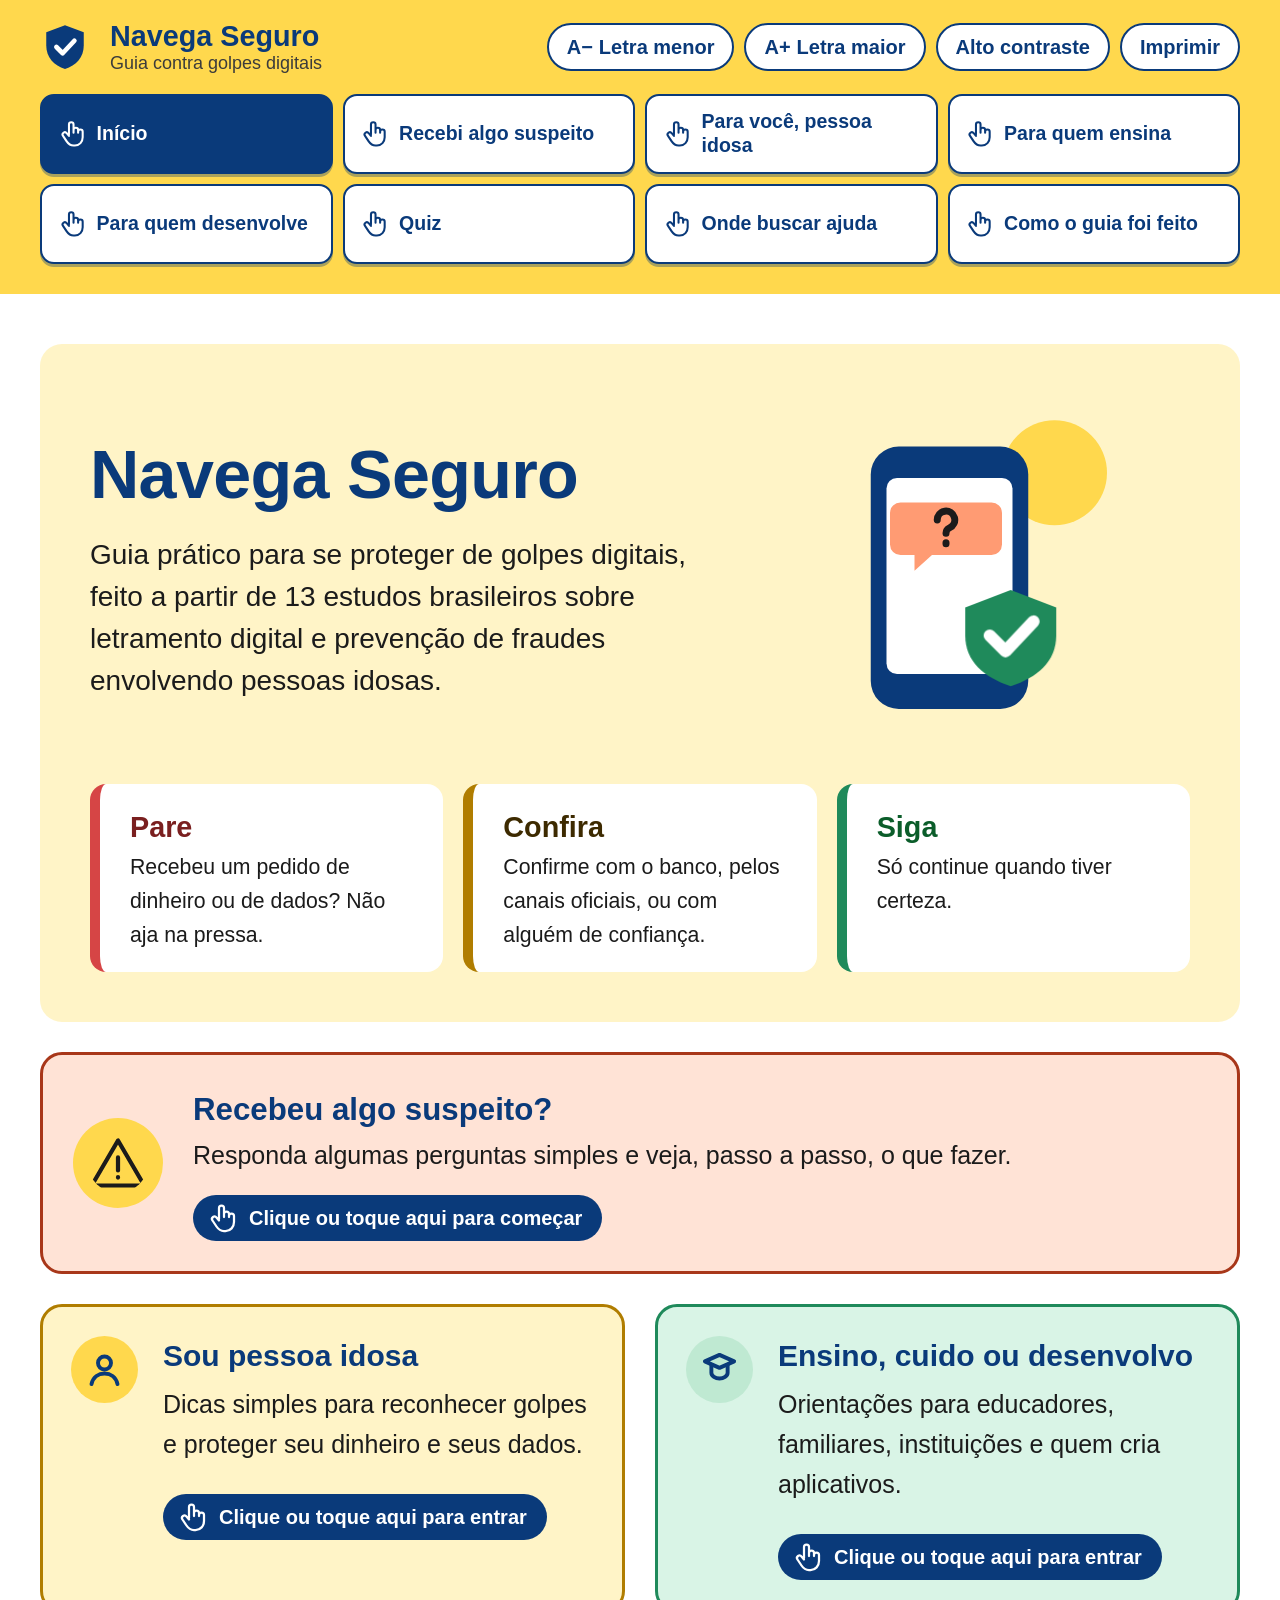
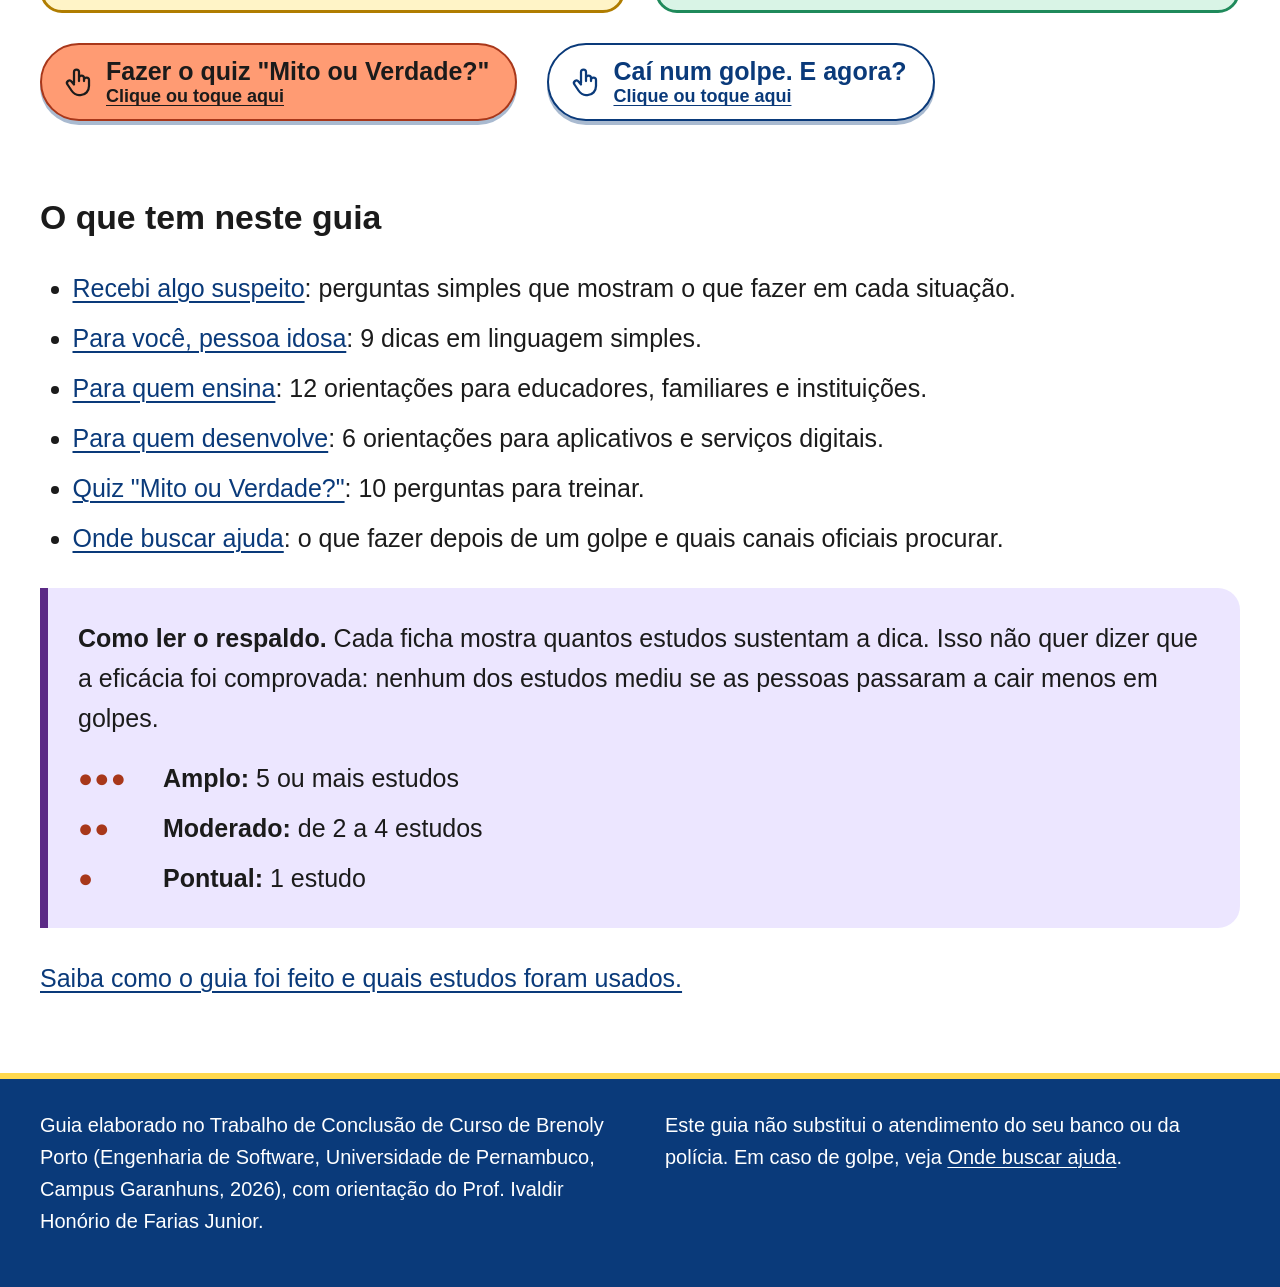
<file: index.html>
<!doctype html>
<html lang="pt-BR">
<head>
<meta charset="utf-8">
<meta name="viewport" content="width=device-width, initial-scale=1">
<title>Início | Navega Seguro</title>
<meta name="description" content="Guia prático de prevenção a golpes digitais para pessoas idosas, familiares, educadores e desenvolvedores.">
<link rel="icon" href="data:image/svg+xml,%3Csvg xmlns='http://www.w3.org/2000/svg' viewBox='0 0 64 64'%3E%3Cpath d='M32 4 8 13v17c0 15 10 26 24 30 14-4 24-15 24-30V13z' fill='%230a3a7a'/%3E%3Cpath d='m21 32 8 8 15-16' stroke='%23fff' stroke-width='6' fill='none' stroke-linecap='round' stroke-linejoin='round'/%3E%3C/svg%3E">
<link rel="stylesheet" href="assets/css/style.css">
<script src="assets/js/main.js"></script>
</head>
<body class="tema-inicio">
<a class="pular" href="#conteudo">Pular para o conteúdo</a>
<header class="topo">
  <div class="contem">
    <div class="topo-linha">
      <a class="marca" href="index.html"><svg class="escudo" viewBox="0 0 64 64" aria-hidden="true" focusable="false"><path d="M32 4 8 13v17c0 15 10 26 24 30 14-4 24-15 24-30V13z"/><path class="visto" d="m21 32 8 8 15-16"/></svg><span class="marca-texto"><strong>Navega Seguro</strong><span>Guia contra golpes digitais</span></span></a>
      <div class="ferramentas" role="group" aria-label="Ajustes de leitura">
        <button type="button" id="letra-menor" aria-label="Diminuir a letra">A−<span class="longo">Letra menor</span></button>
        <button type="button" id="letra-maior" aria-label="Aumentar a letra">A+<span class="longo">Letra maior</span></button>
        <button type="button" id="contraste" aria-pressed="false"><span class="longo">Alto contraste</span><span class="curto">Contraste</span></button>
        <button type="button" id="imprimir">Imprimir</button>
      </div>
    </div>
    <button type="button" class="menu-alternar" id="abrir-menu" aria-expanded="false" aria-controls="menu-principal"><svg class="menu-icone" viewBox="0 0 64 64" aria-hidden="true" focusable="false"><path d="M10 18h44M10 32h44M10 46h44"/></svg><span>Menu</span><span class="menu-dica">Toque aqui para abrir</span></button>
    <nav class="menu" id="menu-principal" aria-label="Menu principal"><ul><li><a class="menu-botao" href="index.html" aria-current="page"><svg class="menu-icone" viewBox="0 0 64 64" aria-hidden="true" focusable="false"><path d="M24 34V12a5 5 0 0 1 10 0v18M34 28v-4a5 5 0 0 1 10 0v6M44 28a5 5 0 0 1 10 0v12c0 10-7 18-17 18h-3c-7 0-11-3-15-9l-8-12a5 5 0 0 1 8-6l5 6"/></svg><span>Início</span></a></li><li><a class="menu-botao" href="e-agora.html"><svg class="menu-icone" viewBox="0 0 64 64" aria-hidden="true" focusable="false"><path d="M24 34V12a5 5 0 0 1 10 0v18M34 28v-4a5 5 0 0 1 10 0v6M44 28a5 5 0 0 1 10 0v12c0 10-7 18-17 18h-3c-7 0-11-3-15-9l-8-12a5 5 0 0 1 8-6l5 6"/></svg><span>Recebi algo suspeito</span></a></li><li><a class="menu-botao" href="pessoa-idosa.html"><svg class="menu-icone" viewBox="0 0 64 64" aria-hidden="true" focusable="false"><path d="M24 34V12a5 5 0 0 1 10 0v18M34 28v-4a5 5 0 0 1 10 0v6M44 28a5 5 0 0 1 10 0v12c0 10-7 18-17 18h-3c-7 0-11-3-15-9l-8-12a5 5 0 0 1 8-6l5 6"/></svg><span>Para você, pessoa idosa</span></a></li><li><a class="menu-botao" href="quem-ensina.html"><svg class="menu-icone" viewBox="0 0 64 64" aria-hidden="true" focusable="false"><path d="M24 34V12a5 5 0 0 1 10 0v18M34 28v-4a5 5 0 0 1 10 0v6M44 28a5 5 0 0 1 10 0v12c0 10-7 18-17 18h-3c-7 0-11-3-15-9l-8-12a5 5 0 0 1 8-6l5 6"/></svg><span>Para quem ensina</span></a></li><li><a class="menu-botao" href="desenvolvedores.html"><svg class="menu-icone" viewBox="0 0 64 64" aria-hidden="true" focusable="false"><path d="M24 34V12a5 5 0 0 1 10 0v18M34 28v-4a5 5 0 0 1 10 0v6M44 28a5 5 0 0 1 10 0v12c0 10-7 18-17 18h-3c-7 0-11-3-15-9l-8-12a5 5 0 0 1 8-6l5 6"/></svg><span>Para quem desenvolve</span></a></li><li><a class="menu-botao" href="quiz.html"><svg class="menu-icone" viewBox="0 0 64 64" aria-hidden="true" focusable="false"><path d="M24 34V12a5 5 0 0 1 10 0v18M34 28v-4a5 5 0 0 1 10 0v6M44 28a5 5 0 0 1 10 0v12c0 10-7 18-17 18h-3c-7 0-11-3-15-9l-8-12a5 5 0 0 1 8-6l5 6"/></svg><span>Quiz</span></a></li><li><a class="menu-botao" href="ajuda.html"><svg class="menu-icone" viewBox="0 0 64 64" aria-hidden="true" focusable="false"><path d="M24 34V12a5 5 0 0 1 10 0v18M34 28v-4a5 5 0 0 1 10 0v6M44 28a5 5 0 0 1 10 0v12c0 10-7 18-17 18h-3c-7 0-11-3-15-9l-8-12a5 5 0 0 1 8-6l5 6"/></svg><span>Onde buscar ajuda</span></a></li><li><a class="menu-botao" href="como-foi-feito.html"><svg class="menu-icone" viewBox="0 0 64 64" aria-hidden="true" focusable="false"><path d="M24 34V12a5 5 0 0 1 10 0v18M34 28v-4a5 5 0 0 1 10 0v6M44 28a5 5 0 0 1 10 0v12c0 10-7 18-17 18h-3c-7 0-11-3-15-9l-8-12a5 5 0 0 1 8-6l5 6"/></svg><span>Como o guia foi feito</span></a></li></ul></nav>
  </div>
  <p class="sr" id="aviso-ferramentas" aria-live="polite"></p>
</header>
<main id="conteudo" class="contem">

<section class="heroi"><div class="heroi-texto"><h1>Navega Seguro</h1><p class="lead">Guia prático para se proteger de golpes digitais, feito a partir de 13 estudos brasileiros sobre letramento digital e prevenção de fraudes envolvendo pessoas idosas.</p></div><svg class="heroi-ilustra" viewBox="0 0 200 200" aria-hidden="true" focusable="false"><circle cx="150" cy="45" r="30" class="i-sol"/><rect x="45" y="30" width="90" height="150" rx="16" class="i-cel"/><rect x="54" y="48" width="72" height="112" rx="6" class="i-tela"/><path d="M62 62h52a6 6 0 0 1 6 6v18a6 6 0 0 1-6 6H80l-10 9v-9h-8a6 6 0 0 1-6-6V68a6 6 0 0 1 6-6z" class="i-balao"/><path d="M83 72a5 5 0 1 1 7 4.5c-1.3.6-2 1.6-2 3M88 85v.5" class="i-interroga"/><path d="M125 112l26 10v16c0 15-11 24-26 29-15-5-26-14-26-29v-16z" class="i-escudo"/><path d="m113 138 9 9 16-17" class="i-visto"/></svg><ol class="passos" aria-label="Antes de agir"><li class="p1"><strong>Pare</strong><span>Recebeu um pedido de dinheiro ou de dados? Não aja na pressa.</span></li><li class="p2"><strong>Confira</strong><span>Confirme com o banco, pelos canais oficiais, ou com alguém de confiança.</span></li><li class="p3"><strong>Siga</strong><span>Só continue quando tiver certeza.</span></li></ol></section>
<a class="chamada-fluxo" href="e-agora.html"><svg class="chamada-icone" viewBox="0 0 64 64" aria-hidden="true" focusable="false"><path d="M32 8 4 56h56z"/><path d="M32 26v14M32 47v.5"/></svg><span><strong>Recebeu algo suspeito?</strong>Responda algumas perguntas simples e veja, passo a passo, o que fazer.<span class="clique-faixa"><svg class="mao" viewBox="0 0 64 64" aria-hidden="true" focusable="false"><path d="M24 34V12a5 5 0 0 1 10 0v18M34 28v-4a5 5 0 0 1 10 0v6M44 28a5 5 0 0 1 10 0v12c0 10-7 18-17 18h-3c-7 0-11-3-15-9l-8-12a5 5 0 0 1 8-6l5 6"/></svg>Clique ou toque aqui para começar</span></span></a>
<div class="caminhos">
  <a class="caminho" href="pessoa-idosa.html"><strong>Sou pessoa idosa</strong>Dicas simples para reconhecer golpes e proteger seu dinheiro e seus dados.<span class="clique-faixa"><svg class="mao" viewBox="0 0 64 64" aria-hidden="true" focusable="false"><path d="M24 34V12a5 5 0 0 1 10 0v18M34 28v-4a5 5 0 0 1 10 0v6M44 28a5 5 0 0 1 10 0v12c0 10-7 18-17 18h-3c-7 0-11-3-15-9l-8-12a5 5 0 0 1 8-6l5 6"/></svg>Clique ou toque aqui para entrar</span></a>
  <a class="caminho" href="quem-ensina.html"><strong>Ensino, cuido ou desenvolvo</strong>Orientações para educadores, familiares, instituições e quem cria aplicativos.<span class="clique-faixa"><svg class="mao" viewBox="0 0 64 64" aria-hidden="true" focusable="false"><path d="M24 34V12a5 5 0 0 1 10 0v18M34 28v-4a5 5 0 0 1 10 0v6M44 28a5 5 0 0 1 10 0v12c0 10-7 18-17 18h-3c-7 0-11-3-15-9l-8-12a5 5 0 0 1 8-6l5 6"/></svg>Clique ou toque aqui para entrar</span></a>
</div>
<div class="atalhos">
  <a class="botao cheio botao-dica" href="quiz.html"><svg class="mao" viewBox="0 0 64 64" aria-hidden="true" focusable="false"><path d="M24 34V12a5 5 0 0 1 10 0v18M34 28v-4a5 5 0 0 1 10 0v6M44 28a5 5 0 0 1 10 0v12c0 10-7 18-17 18h-3c-7 0-11-3-15-9l-8-12a5 5 0 0 1 8-6l5 6"/></svg><span class="botao-textos"><span class="botao-texto">Fazer o quiz "Mito ou Verdade?"</span><span class="clique">Clique ou toque aqui</span></span></a>
  <a class="botao botao-dica" href="ajuda.html"><svg class="mao" viewBox="0 0 64 64" aria-hidden="true" focusable="false"><path d="M24 34V12a5 5 0 0 1 10 0v18M34 28v-4a5 5 0 0 1 10 0v6M44 28a5 5 0 0 1 10 0v12c0 10-7 18-17 18h-3c-7 0-11-3-15-9l-8-12a5 5 0 0 1 8-6l5 6"/></svg><span class="botao-textos"><span class="botao-texto">Caí num golpe. E agora?</span><span class="clique">Clique ou toque aqui</span></span></a>
</div>
<h2>O que tem neste guia</h2>
<ul>
<li><a href="e-agora.html">Recebi algo suspeito</a>: perguntas simples que mostram o que fazer em cada situação.</li>
<li><a href="pessoa-idosa.html">Para você, pessoa idosa</a>: 9 dicas em linguagem simples.</li>
<li><a href="quem-ensina.html">Para quem ensina</a>: 12 orientações para educadores, familiares e instituições.</li>
<li><a href="desenvolvedores.html">Para quem desenvolve</a>: 6 orientações para aplicativos e serviços digitais.</li>
<li><a href="quiz.html">Quiz "Mito ou Verdade?"</a>: 10 perguntas para treinar.</li>
<li><a href="ajuda.html">Onde buscar ajuda</a>: o que fazer depois de um golpe e quais canais oficiais procurar.</li>
</ul>
<div class="aviso"><p><strong>Como ler o respaldo.</strong> Cada ficha mostra quantos estudos sustentam a dica. Isso não quer dizer que a eficácia foi comprovada: nenhum dos estudos mediu se as pessoas passaram a cair menos em golpes.</p><ul class="legenda">
<li><span class="pontos" aria-hidden="true">●●●</span> <strong>Amplo:</strong> 5 ou mais estudos</li>
<li><span class="pontos" aria-hidden="true">●●</span> <strong>Moderado:</strong> de 2 a 4 estudos</li>
<li><span class="pontos" aria-hidden="true">●</span> <strong>Pontual:</strong> 1 estudo</li>
</ul></div>
<p><a href="como-foi-feito.html">Saiba como o guia foi feito e quais estudos foram usados.</a></p>

</main>
<footer class="rodape">
  <div class="contem">
    <p>Guia elaborado no Trabalho de Conclusão de Curso de Brenoly Porto (Engenharia de Software, Universidade de Pernambuco, Campus Garanhuns, 2026), com orientação do Prof. Ivaldir Honório de Farias Junior.</p>
    <p>Este guia não substitui o atendimento do seu banco ou da polícia. Em caso de golpe, veja <a href="ajuda.html">Onde buscar ajuda</a>.</p>
  </div>
</footer>

</body>
</html>
</file>
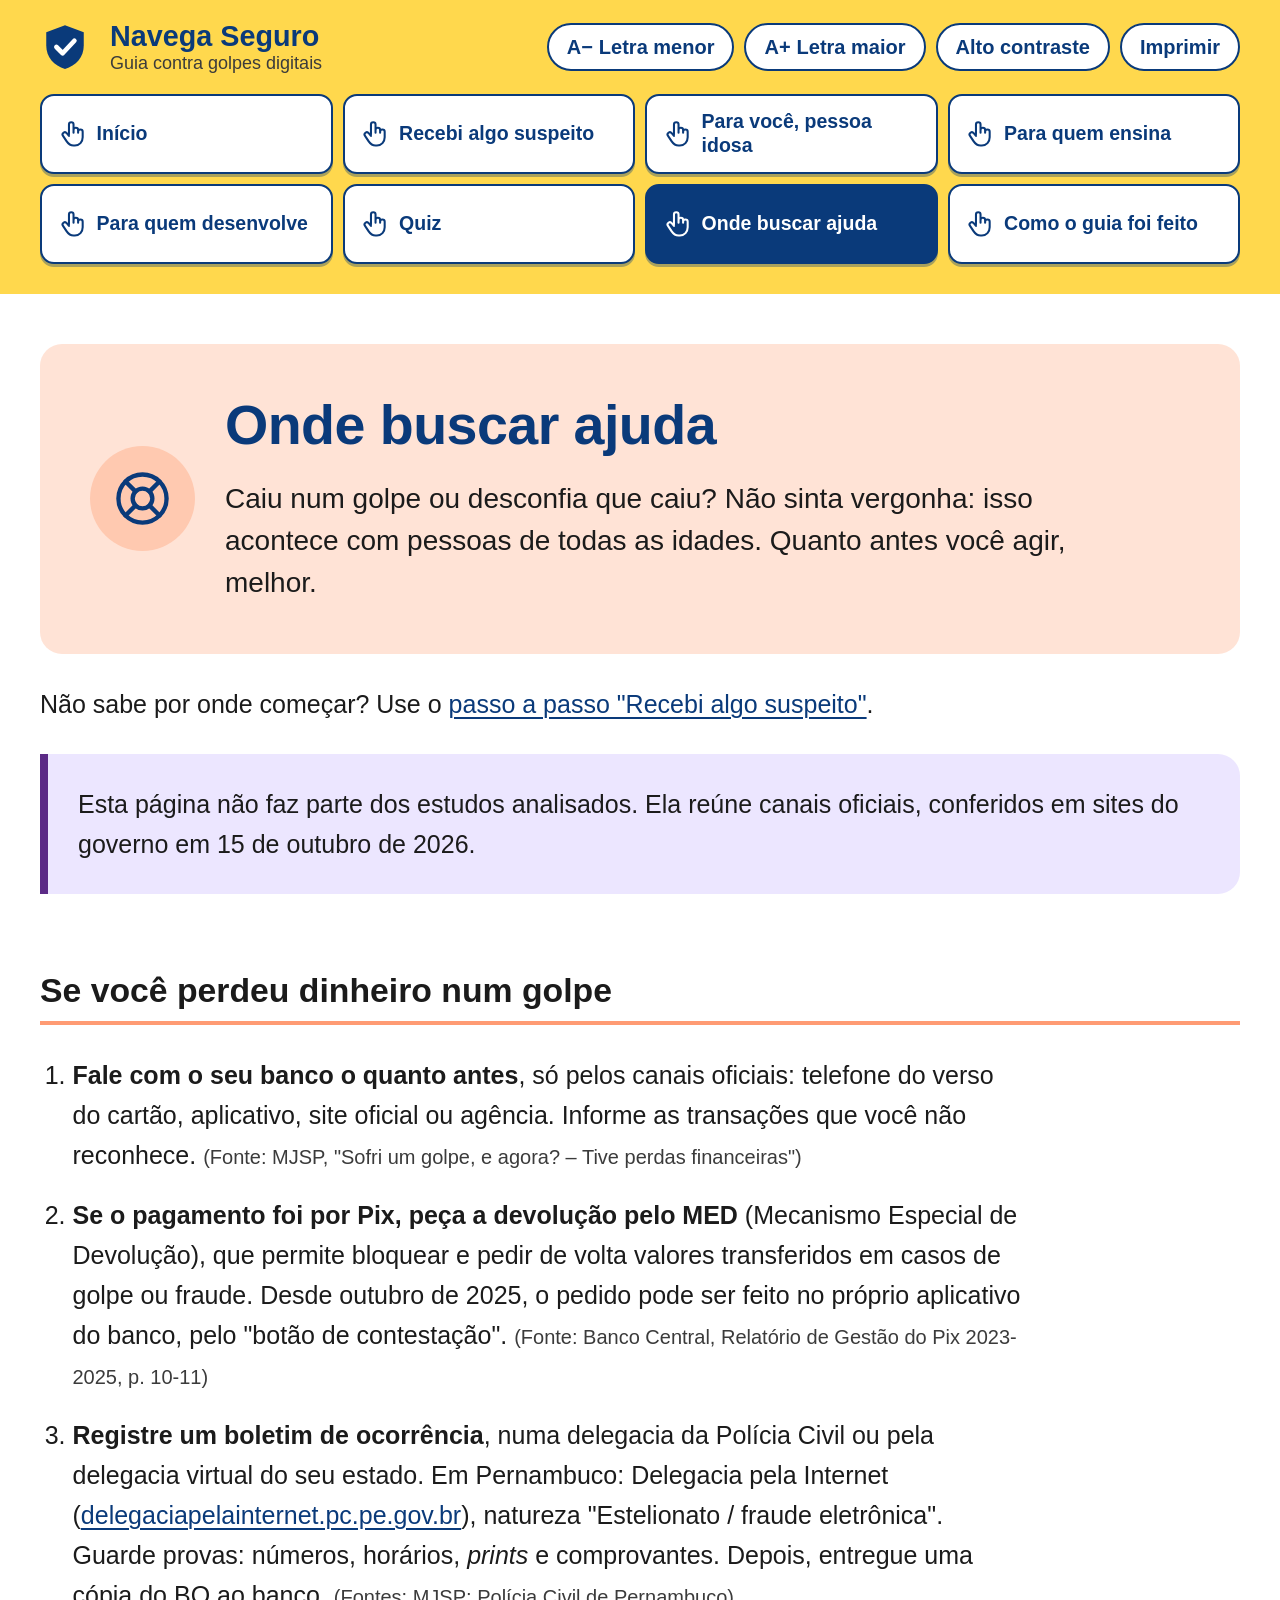
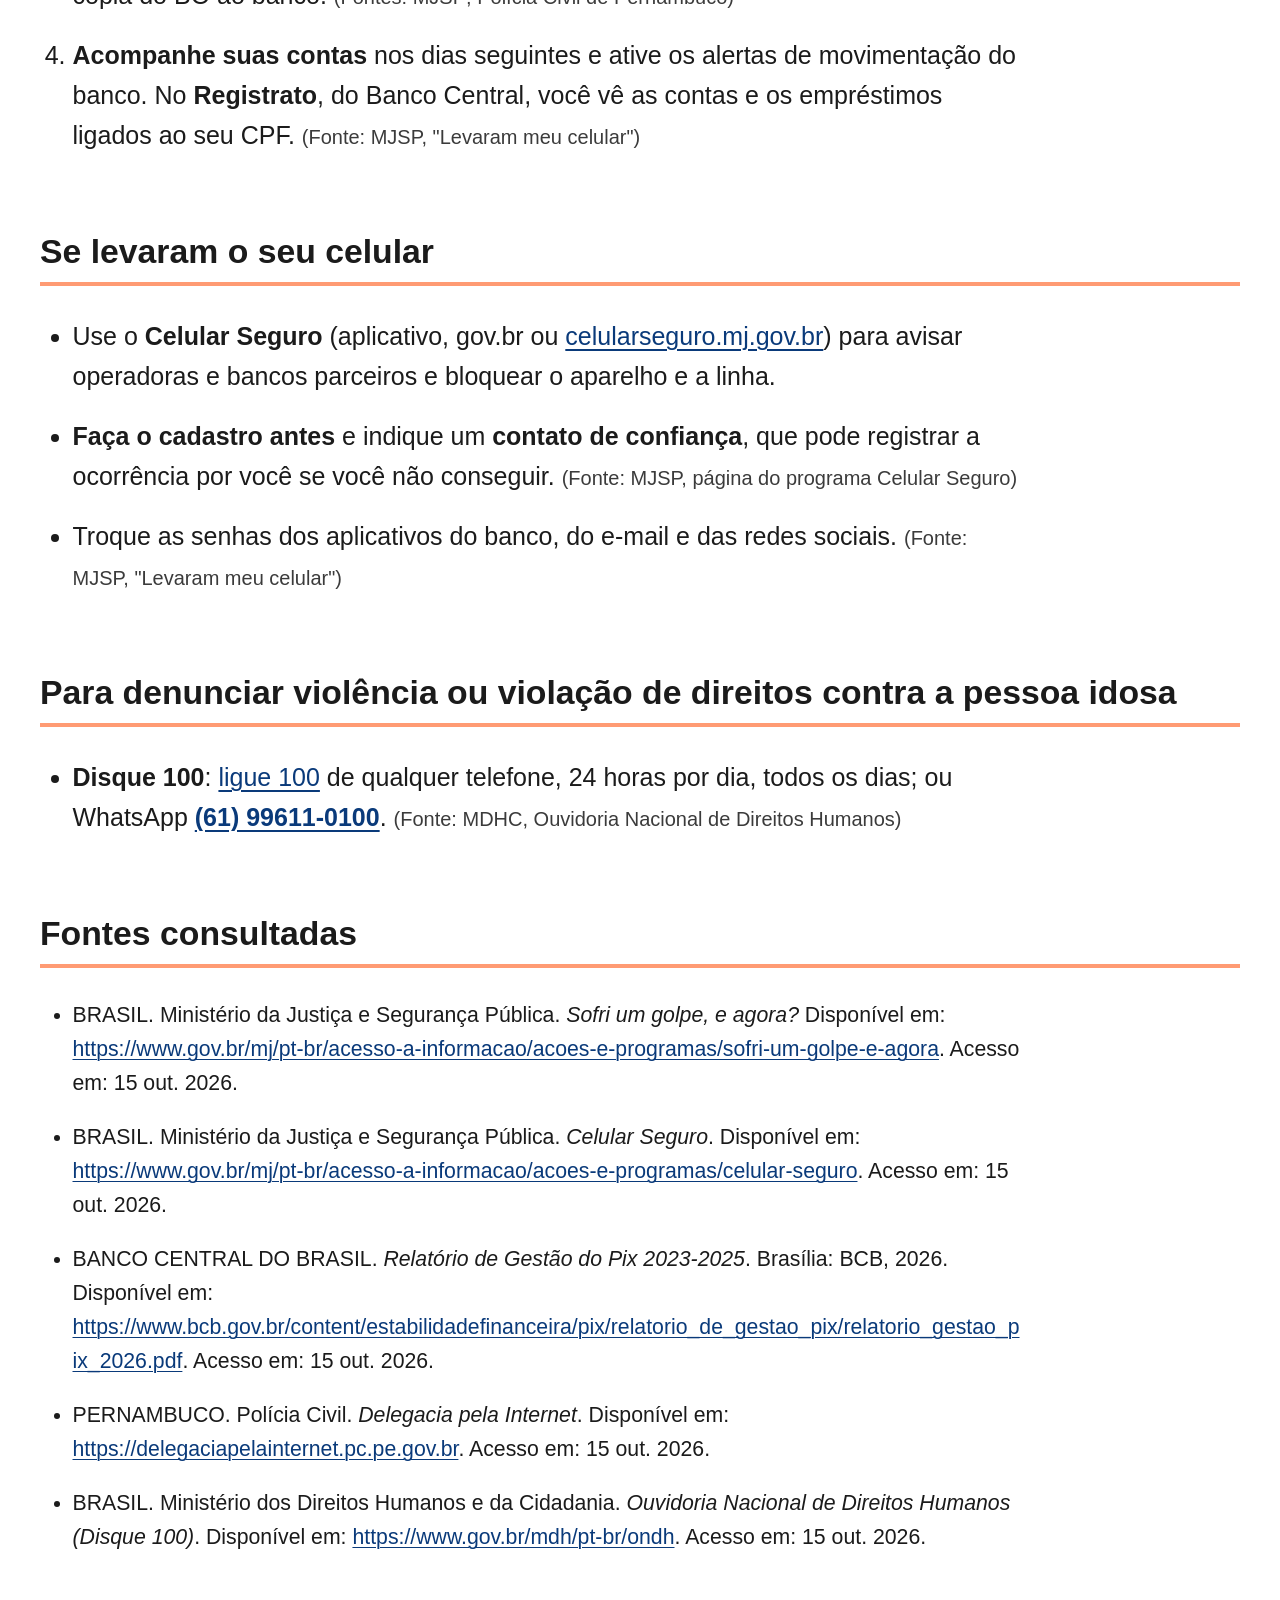
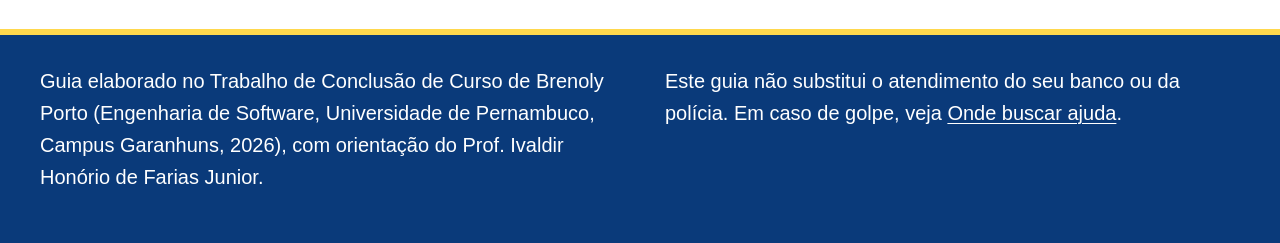
<file: ajuda.html>
<!doctype html>
<html lang="pt-BR">
<head>
<meta charset="utf-8">
<meta name="viewport" content="width=device-width, initial-scale=1">
<title>Onde buscar ajuda | Navega Seguro</title>
<meta name="description" content="O que fazer depois de um golpe digital e quais canais oficiais procurar.">
<link rel="icon" href="data:image/svg+xml,%3Csvg xmlns='http://www.w3.org/2000/svg' viewBox='0 0 64 64'%3E%3Cpath d='M32 4 8 13v17c0 15 10 26 24 30 14-4 24-15 24-30V13z' fill='%230a3a7a'/%3E%3Cpath d='m21 32 8 8 15-16' stroke='%23fff' stroke-width='6' fill='none' stroke-linecap='round' stroke-linejoin='round'/%3E%3C/svg%3E">
<link rel="stylesheet" href="assets/css/style.css">
<script src="assets/js/main.js"></script>
</head>
<body class="tema-ajuda">
<a class="pular" href="#conteudo">Pular para o conteúdo</a>
<header class="topo">
  <div class="contem">
    <div class="topo-linha">
      <a class="marca" href="index.html"><svg class="escudo" viewBox="0 0 64 64" aria-hidden="true" focusable="false"><path d="M32 4 8 13v17c0 15 10 26 24 30 14-4 24-15 24-30V13z"/><path class="visto" d="m21 32 8 8 15-16"/></svg><span class="marca-texto"><strong>Navega Seguro</strong><span>Guia contra golpes digitais</span></span></a>
      <div class="ferramentas" role="group" aria-label="Ajustes de leitura">
        <button type="button" id="letra-menor" aria-label="Diminuir a letra">A−<span class="longo">Letra menor</span></button>
        <button type="button" id="letra-maior" aria-label="Aumentar a letra">A+<span class="longo">Letra maior</span></button>
        <button type="button" id="contraste" aria-pressed="false"><span class="longo">Alto contraste</span><span class="curto">Contraste</span></button>
        <button type="button" id="imprimir">Imprimir</button>
      </div>
    </div>
    <button type="button" class="menu-alternar" id="abrir-menu" aria-expanded="false" aria-controls="menu-principal"><svg class="menu-icone" viewBox="0 0 64 64" aria-hidden="true" focusable="false"><path d="M10 18h44M10 32h44M10 46h44"/></svg><span>Menu</span><span class="menu-dica">Toque aqui para abrir</span></button>
    <nav class="menu" id="menu-principal" aria-label="Menu principal"><ul><li><a class="menu-botao" href="index.html"><svg class="menu-icone" viewBox="0 0 64 64" aria-hidden="true" focusable="false"><path d="M24 34V12a5 5 0 0 1 10 0v18M34 28v-4a5 5 0 0 1 10 0v6M44 28a5 5 0 0 1 10 0v12c0 10-7 18-17 18h-3c-7 0-11-3-15-9l-8-12a5 5 0 0 1 8-6l5 6"/></svg><span>Início</span></a></li><li><a class="menu-botao" href="e-agora.html"><svg class="menu-icone" viewBox="0 0 64 64" aria-hidden="true" focusable="false"><path d="M24 34V12a5 5 0 0 1 10 0v18M34 28v-4a5 5 0 0 1 10 0v6M44 28a5 5 0 0 1 10 0v12c0 10-7 18-17 18h-3c-7 0-11-3-15-9l-8-12a5 5 0 0 1 8-6l5 6"/></svg><span>Recebi algo suspeito</span></a></li><li><a class="menu-botao" href="pessoa-idosa.html"><svg class="menu-icone" viewBox="0 0 64 64" aria-hidden="true" focusable="false"><path d="M24 34V12a5 5 0 0 1 10 0v18M34 28v-4a5 5 0 0 1 10 0v6M44 28a5 5 0 0 1 10 0v12c0 10-7 18-17 18h-3c-7 0-11-3-15-9l-8-12a5 5 0 0 1 8-6l5 6"/></svg><span>Para você, pessoa idosa</span></a></li><li><a class="menu-botao" href="quem-ensina.html"><svg class="menu-icone" viewBox="0 0 64 64" aria-hidden="true" focusable="false"><path d="M24 34V12a5 5 0 0 1 10 0v18M34 28v-4a5 5 0 0 1 10 0v6M44 28a5 5 0 0 1 10 0v12c0 10-7 18-17 18h-3c-7 0-11-3-15-9l-8-12a5 5 0 0 1 8-6l5 6"/></svg><span>Para quem ensina</span></a></li><li><a class="menu-botao" href="desenvolvedores.html"><svg class="menu-icone" viewBox="0 0 64 64" aria-hidden="true" focusable="false"><path d="M24 34V12a5 5 0 0 1 10 0v18M34 28v-4a5 5 0 0 1 10 0v6M44 28a5 5 0 0 1 10 0v12c0 10-7 18-17 18h-3c-7 0-11-3-15-9l-8-12a5 5 0 0 1 8-6l5 6"/></svg><span>Para quem desenvolve</span></a></li><li><a class="menu-botao" href="quiz.html"><svg class="menu-icone" viewBox="0 0 64 64" aria-hidden="true" focusable="false"><path d="M24 34V12a5 5 0 0 1 10 0v18M34 28v-4a5 5 0 0 1 10 0v6M44 28a5 5 0 0 1 10 0v12c0 10-7 18-17 18h-3c-7 0-11-3-15-9l-8-12a5 5 0 0 1 8-6l5 6"/></svg><span>Quiz</span></a></li><li><a class="menu-botao" href="ajuda.html" aria-current="page"><svg class="menu-icone" viewBox="0 0 64 64" aria-hidden="true" focusable="false"><path d="M24 34V12a5 5 0 0 1 10 0v18M34 28v-4a5 5 0 0 1 10 0v6M44 28a5 5 0 0 1 10 0v12c0 10-7 18-17 18h-3c-7 0-11-3-15-9l-8-12a5 5 0 0 1 8-6l5 6"/></svg><span>Onde buscar ajuda</span></a></li><li><a class="menu-botao" href="como-foi-feito.html"><svg class="menu-icone" viewBox="0 0 64 64" aria-hidden="true" focusable="false"><path d="M24 34V12a5 5 0 0 1 10 0v18M34 28v-4a5 5 0 0 1 10 0v6M44 28a5 5 0 0 1 10 0v12c0 10-7 18-17 18h-3c-7 0-11-3-15-9l-8-12a5 5 0 0 1 8-6l5 6"/></svg><span>Como o guia foi feito</span></a></li></ul></nav>
  </div>
  <p class="sr" id="aviso-ferramentas" aria-live="polite"></p>
</header>
<main id="conteudo" class="contem">

<div class="ajuda">
<section class="heroi"><svg class="heroi-icone" viewBox="0 0 64 64" aria-hidden="true" focusable="false"><circle cx="32" cy="32" r="22"/><circle cx="32" cy="32" r="9"/><path d="M16.5 16.5l9 9M38.5 38.5l9 9M47.5 16.5l-9 9M25.5 38.5l-9 9"/></svg><div class="heroi-texto"><h1>Onde buscar ajuda</h1><p class="lead">Caiu num golpe ou desconfia que caiu? Não sinta vergonha: isso acontece com pessoas de todas as idades. Quanto antes você agir, melhor.</p></div></section>
<p class="nao-imprimir">Não sabe por onde começar? Use o <a href="e-agora.html">passo a passo "Recebi algo suspeito"</a>.</p>
<div class="aviso"><p>Esta página não faz parte dos estudos analisados. Ela reúne canais oficiais, conferidos em sites do governo em 15 de outubro de 2026.</p></div>
<h2>Se você perdeu dinheiro num golpe</h2><ol><li><strong>Fale com o seu banco o quanto antes</strong>, só pelos canais oficiais: telefone do verso do cartão, aplicativo, site oficial ou agência. Informe as transações que você não reconhece. <span class="fonte-linha">(Fonte: MJSP, "Sofri um golpe, e agora? – Tive perdas financeiras")</span></li><li><strong>Se o pagamento foi por Pix, peça a devolução pelo MED</strong> (Mecanismo Especial de Devolução), que permite bloquear e pedir de volta valores transferidos em casos de golpe ou fraude. Desde outubro de 2025, o pedido pode ser feito no próprio aplicativo do banco, pelo "botão de contestação". <span class="fonte-linha">(Fonte: Banco Central, Relatório de Gestão do Pix 2023-2025, p. 10-11)</span></li><li><strong>Registre um boletim de ocorrência</strong>, numa delegacia da Polícia Civil ou pela delegacia virtual do seu estado. Em Pernambuco: Delegacia pela Internet (<a href="https://delegaciapelainternet.pc.pe.gov.br">delegaciapelainternet.pc.pe.gov.br</a>), natureza "Estelionato / fraude eletrônica". Guarde provas: números, horários, <em>prints</em> e comprovantes. Depois, entregue uma cópia do BO ao banco. <span class="fonte-linha">(Fontes: MJSP; Polícia Civil de Pernambuco)</span></li><li><strong>Acompanhe suas contas</strong> nos dias seguintes e ative os alertas de movimentação do banco. No <strong>Registrato</strong>, do Banco Central, você vê as contas e os empréstimos ligados ao seu CPF. <span class="fonte-linha">(Fonte: MJSP, "Levaram meu celular")</span></li></ol><h2>Se levaram o seu celular</h2><ul><li>Use o <strong>Celular Seguro</strong> (aplicativo, gov.br ou <a href="https://celularseguro.mj.gov.br">celularseguro.mj.gov.br</a>) para avisar operadoras e bancos parceiros e bloquear o aparelho e a linha.</li><li><strong>Faça o cadastro antes</strong> e indique um <strong>contato de confiança</strong>, que pode registrar a ocorrência por você se você não conseguir. <span class="fonte-linha">(Fonte: MJSP, página do programa Celular Seguro)</span></li><li>Troque as senhas dos aplicativos do banco, do e-mail e das redes sociais. <span class="fonte-linha">(Fonte: MJSP, "Levaram meu celular")</span></li></ul><h2>Para denunciar violência ou violação de direitos contra a pessoa idosa</h2><ul><li><strong>Disque 100</strong>: <a href="tel:100">ligue 100</a> de qualquer telefone, 24 horas por dia, todos os dias; ou WhatsApp <a href="https://wa.me/5561996110100"><strong>(61) 99611-0100</strong></a>. <span class="fonte-linha">(Fonte: MDHC, Ouvidoria Nacional de Direitos Humanos)</span></li></ul><h2>Fontes consultadas</h2><ul class="referencias"><li>BRASIL. Ministério da Justiça e Segurança Pública. <em>Sofri um golpe, e agora?</em> Disponível em: <a href="https://www.gov.br/mj/pt-br/acesso-a-informacao/acoes-e-programas/sofri-um-golpe-e-agora">https://www.gov.br/mj/pt-br/acesso-a-informacao/acoes-e-programas/sofri-um-golpe-e-agora</a>. Acesso em: 15 out. 2026.</li><li>BRASIL. Ministério da Justiça e Segurança Pública. <em>Celular Seguro</em>. Disponível em: <a href="https://www.gov.br/mj/pt-br/acesso-a-informacao/acoes-e-programas/celular-seguro">https://www.gov.br/mj/pt-br/acesso-a-informacao/acoes-e-programas/celular-seguro</a>. Acesso em: 15 out. 2026.</li><li>BANCO CENTRAL DO BRASIL. <em>Relatório de Gestão do Pix 2023-2025</em>. Brasília: BCB, 2026. Disponível em: <a href="https://www.bcb.gov.br/content/estabilidadefinanceira/pix/relatorio_de_gestao_pix/relatorio_gestao_pix_2026.pdf">https://www.bcb.gov.br/content/estabilidadefinanceira/pix/relatorio_de_gestao_pix/relatorio_gestao_pix_2026.pdf</a>. Acesso em: 15 out. 2026.</li><li>PERNAMBUCO. Polícia Civil. <em>Delegacia pela Internet</em>. Disponível em: <a href="https://delegaciapelainternet.pc.pe.gov.br">https://delegaciapelainternet.pc.pe.gov.br</a>. Acesso em: 15 out. 2026.</li><li>BRASIL. Ministério dos Direitos Humanos e da Cidadania. <em>Ouvidoria Nacional de Direitos Humanos (Disque 100)</em>. Disponível em: <a href="https://www.gov.br/mdh/pt-br/ondh">https://www.gov.br/mdh/pt-br/ondh</a>. Acesso em: 15 out. 2026.</li></ul>
</div>

</main>
<footer class="rodape">
  <div class="contem">
    <p>Guia elaborado no Trabalho de Conclusão de Curso de Brenoly Porto (Engenharia de Software, Universidade de Pernambuco, Campus Garanhuns, 2026), com orientação do Prof. Ivaldir Honório de Farias Junior.</p>
    <p>Este guia não substitui o atendimento do seu banco ou da polícia. Em caso de golpe, veja <a href="ajuda.html">Onde buscar ajuda</a>.</p>
  </div>
</footer>

</body>
</html>
</file>
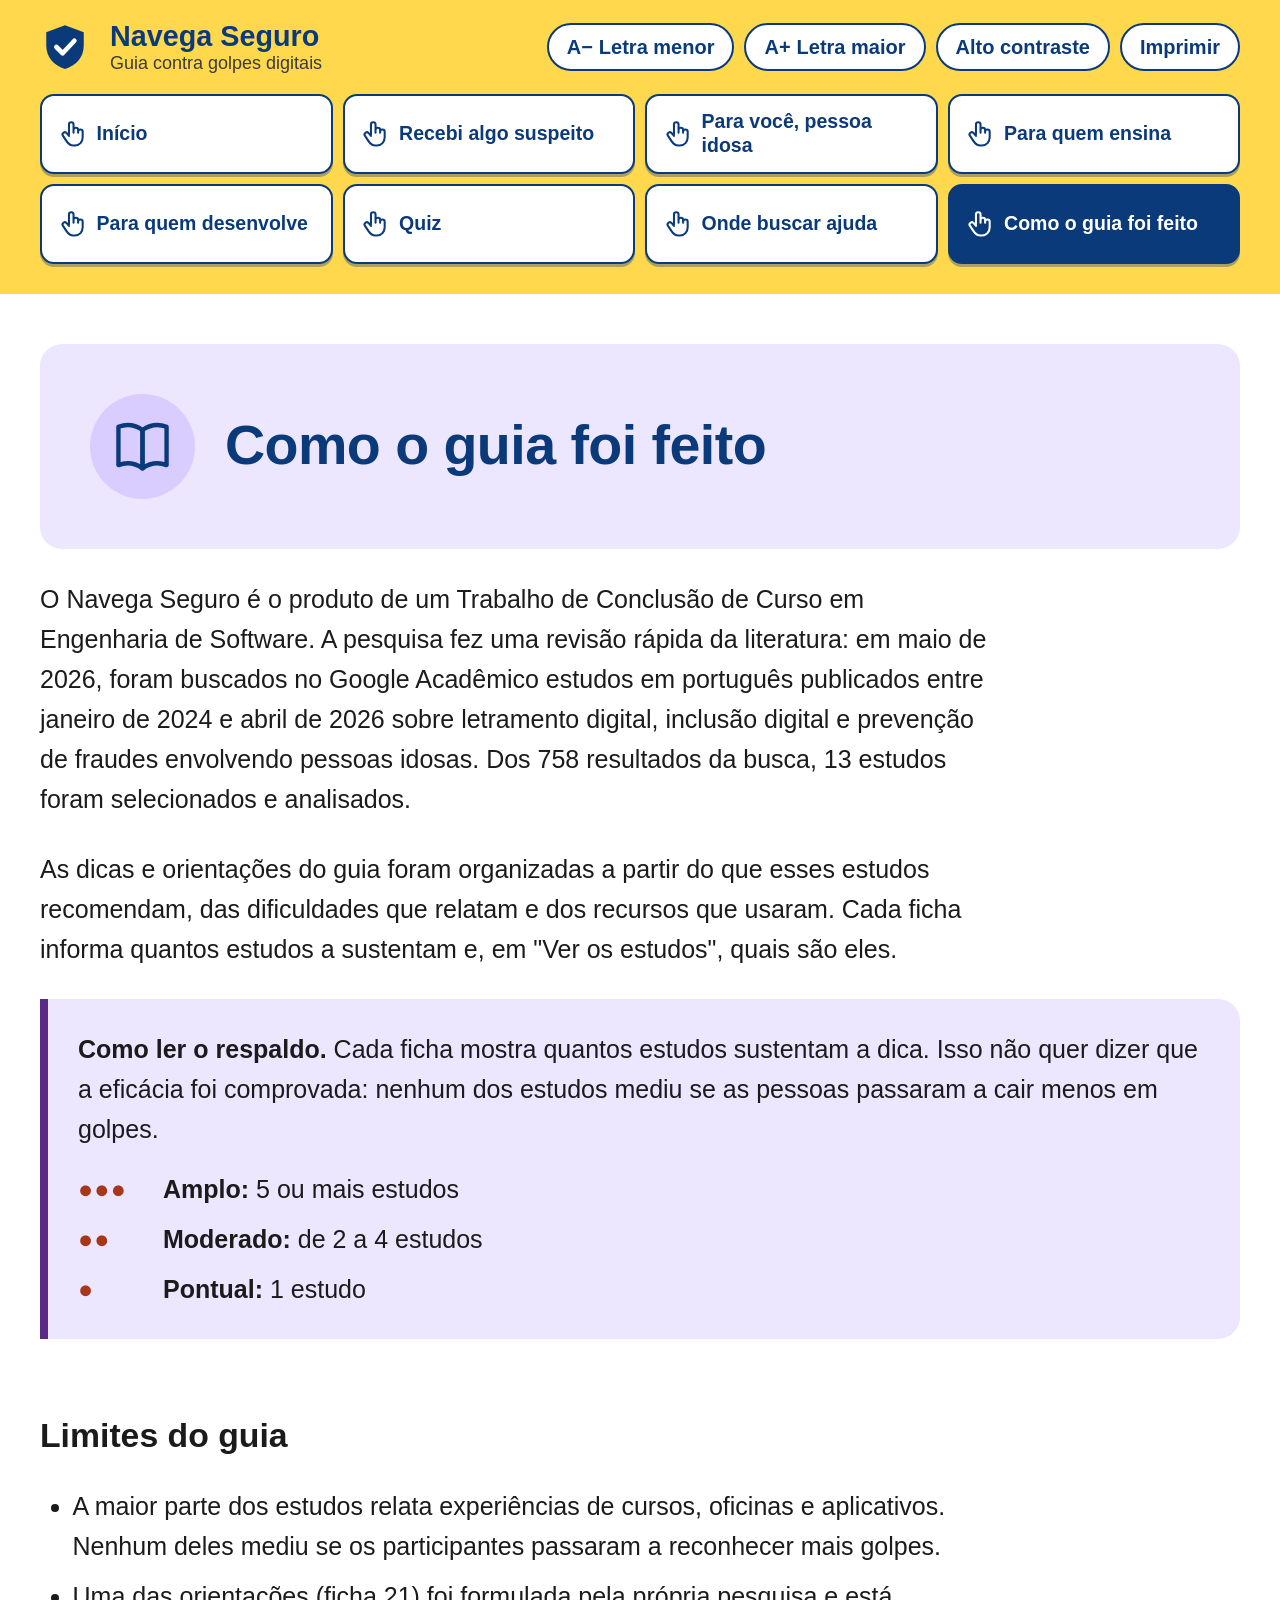
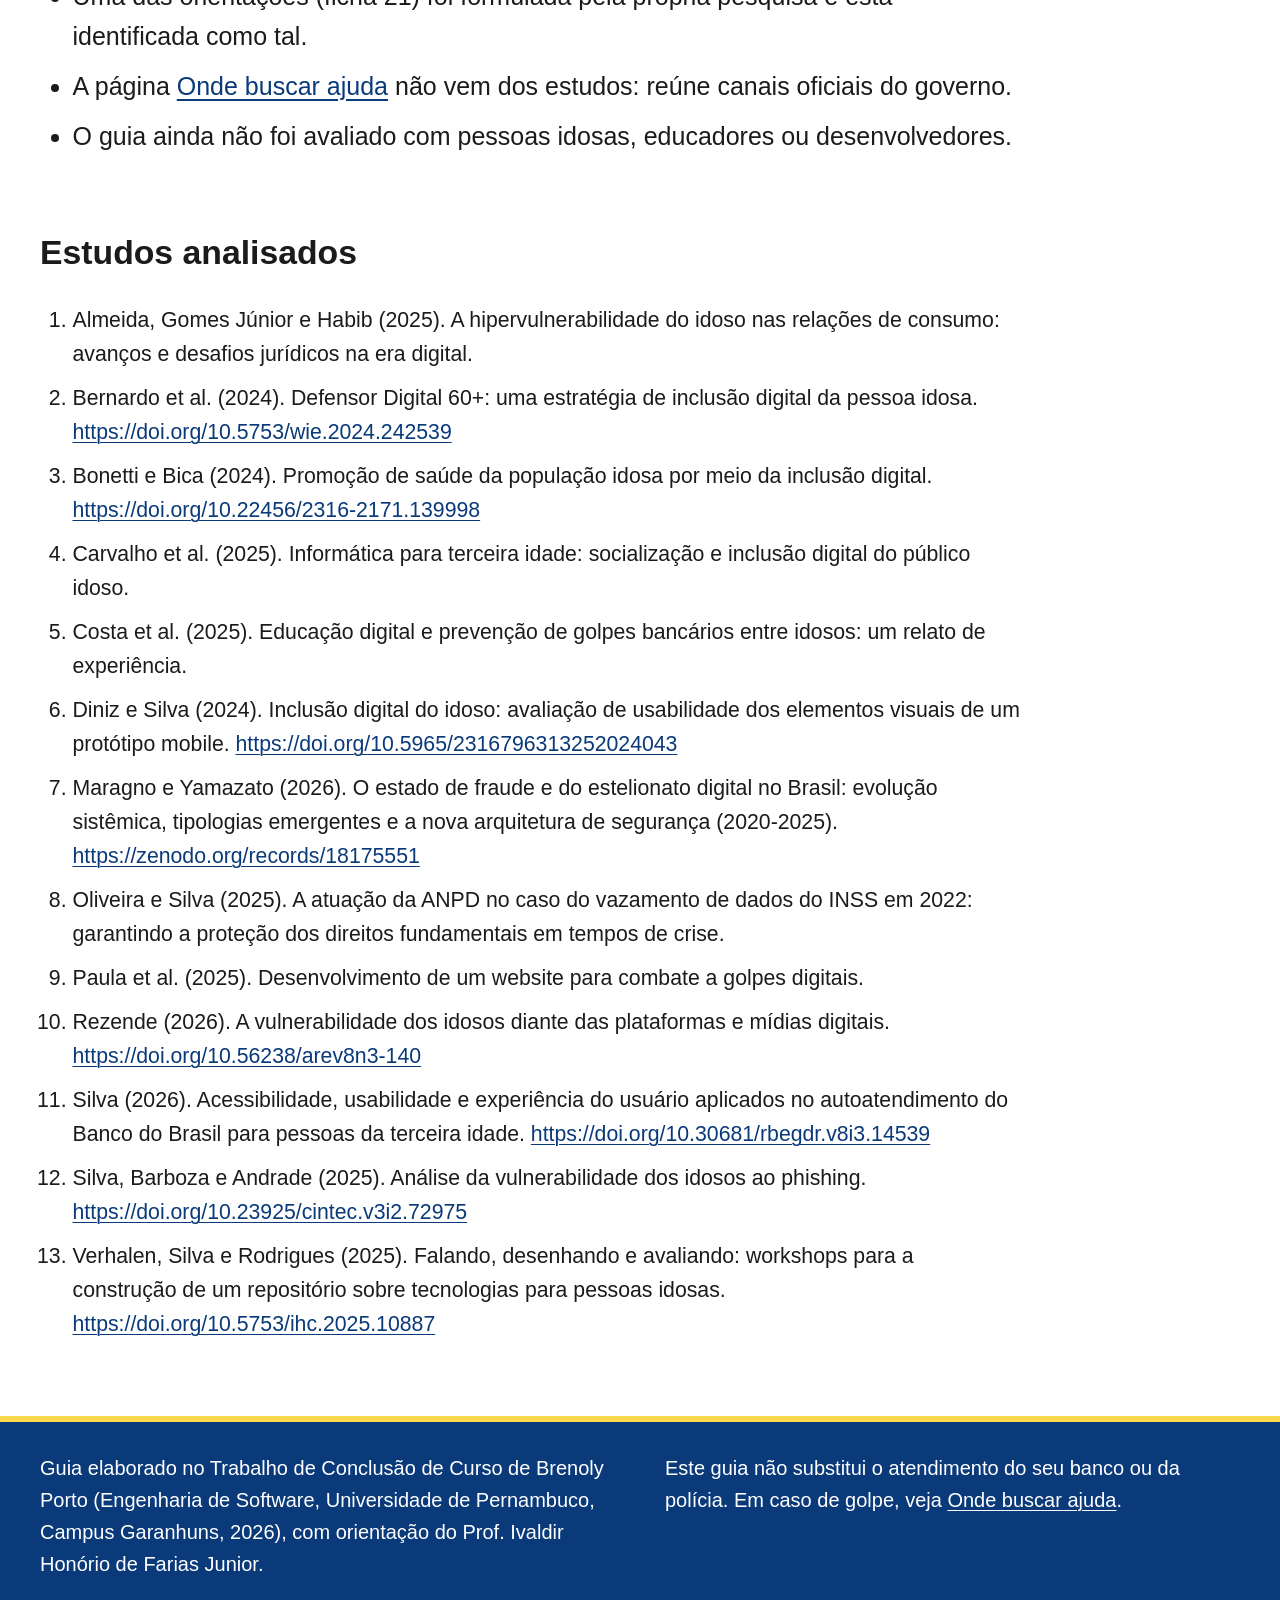
<file: como-foi-feito.html>
<!doctype html>
<html lang="pt-BR">
<head>
<meta charset="utf-8">
<meta name="viewport" content="width=device-width, initial-scale=1">
<title>Como o guia foi feito | Navega Seguro</title>
<meta name="description" content="Como o guia Navega Seguro foi construído e quais estudos foram usados.">
<link rel="icon" href="data:image/svg+xml,%3Csvg xmlns='http://www.w3.org/2000/svg' viewBox='0 0 64 64'%3E%3Cpath d='M32 4 8 13v17c0 15 10 26 24 30 14-4 24-15 24-30V13z' fill='%230a3a7a'/%3E%3Cpath d='m21 32 8 8 15-16' stroke='%23fff' stroke-width='6' fill='none' stroke-linecap='round' stroke-linejoin='round'/%3E%3C/svg%3E">
<link rel="stylesheet" href="assets/css/style.css">
<script src="assets/js/main.js"></script>
</head>
<body class="tema-sobre">
<a class="pular" href="#conteudo">Pular para o conteúdo</a>
<header class="topo">
  <div class="contem">
    <div class="topo-linha">
      <a class="marca" href="index.html"><svg class="escudo" viewBox="0 0 64 64" aria-hidden="true" focusable="false"><path d="M32 4 8 13v17c0 15 10 26 24 30 14-4 24-15 24-30V13z"/><path class="visto" d="m21 32 8 8 15-16"/></svg><span class="marca-texto"><strong>Navega Seguro</strong><span>Guia contra golpes digitais</span></span></a>
      <div class="ferramentas" role="group" aria-label="Ajustes de leitura">
        <button type="button" id="letra-menor" aria-label="Diminuir a letra">A−<span class="longo">Letra menor</span></button>
        <button type="button" id="letra-maior" aria-label="Aumentar a letra">A+<span class="longo">Letra maior</span></button>
        <button type="button" id="contraste" aria-pressed="false"><span class="longo">Alto contraste</span><span class="curto">Contraste</span></button>
        <button type="button" id="imprimir">Imprimir</button>
      </div>
    </div>
    <button type="button" class="menu-alternar" id="abrir-menu" aria-expanded="false" aria-controls="menu-principal"><svg class="menu-icone" viewBox="0 0 64 64" aria-hidden="true" focusable="false"><path d="M10 18h44M10 32h44M10 46h44"/></svg><span>Menu</span><span class="menu-dica">Toque aqui para abrir</span></button>
    <nav class="menu" id="menu-principal" aria-label="Menu principal"><ul><li><a class="menu-botao" href="index.html"><svg class="menu-icone" viewBox="0 0 64 64" aria-hidden="true" focusable="false"><path d="M24 34V12a5 5 0 0 1 10 0v18M34 28v-4a5 5 0 0 1 10 0v6M44 28a5 5 0 0 1 10 0v12c0 10-7 18-17 18h-3c-7 0-11-3-15-9l-8-12a5 5 0 0 1 8-6l5 6"/></svg><span>Início</span></a></li><li><a class="menu-botao" href="e-agora.html"><svg class="menu-icone" viewBox="0 0 64 64" aria-hidden="true" focusable="false"><path d="M24 34V12a5 5 0 0 1 10 0v18M34 28v-4a5 5 0 0 1 10 0v6M44 28a5 5 0 0 1 10 0v12c0 10-7 18-17 18h-3c-7 0-11-3-15-9l-8-12a5 5 0 0 1 8-6l5 6"/></svg><span>Recebi algo suspeito</span></a></li><li><a class="menu-botao" href="pessoa-idosa.html"><svg class="menu-icone" viewBox="0 0 64 64" aria-hidden="true" focusable="false"><path d="M24 34V12a5 5 0 0 1 10 0v18M34 28v-4a5 5 0 0 1 10 0v6M44 28a5 5 0 0 1 10 0v12c0 10-7 18-17 18h-3c-7 0-11-3-15-9l-8-12a5 5 0 0 1 8-6l5 6"/></svg><span>Para você, pessoa idosa</span></a></li><li><a class="menu-botao" href="quem-ensina.html"><svg class="menu-icone" viewBox="0 0 64 64" aria-hidden="true" focusable="false"><path d="M24 34V12a5 5 0 0 1 10 0v18M34 28v-4a5 5 0 0 1 10 0v6M44 28a5 5 0 0 1 10 0v12c0 10-7 18-17 18h-3c-7 0-11-3-15-9l-8-12a5 5 0 0 1 8-6l5 6"/></svg><span>Para quem ensina</span></a></li><li><a class="menu-botao" href="desenvolvedores.html"><svg class="menu-icone" viewBox="0 0 64 64" aria-hidden="true" focusable="false"><path d="M24 34V12a5 5 0 0 1 10 0v18M34 28v-4a5 5 0 0 1 10 0v6M44 28a5 5 0 0 1 10 0v12c0 10-7 18-17 18h-3c-7 0-11-3-15-9l-8-12a5 5 0 0 1 8-6l5 6"/></svg><span>Para quem desenvolve</span></a></li><li><a class="menu-botao" href="quiz.html"><svg class="menu-icone" viewBox="0 0 64 64" aria-hidden="true" focusable="false"><path d="M24 34V12a5 5 0 0 1 10 0v18M34 28v-4a5 5 0 0 1 10 0v6M44 28a5 5 0 0 1 10 0v12c0 10-7 18-17 18h-3c-7 0-11-3-15-9l-8-12a5 5 0 0 1 8-6l5 6"/></svg><span>Quiz</span></a></li><li><a class="menu-botao" href="ajuda.html"><svg class="menu-icone" viewBox="0 0 64 64" aria-hidden="true" focusable="false"><path d="M24 34V12a5 5 0 0 1 10 0v18M34 28v-4a5 5 0 0 1 10 0v6M44 28a5 5 0 0 1 10 0v12c0 10-7 18-17 18h-3c-7 0-11-3-15-9l-8-12a5 5 0 0 1 8-6l5 6"/></svg><span>Onde buscar ajuda</span></a></li><li><a class="menu-botao" href="como-foi-feito.html" aria-current="page"><svg class="menu-icone" viewBox="0 0 64 64" aria-hidden="true" focusable="false"><path d="M24 34V12a5 5 0 0 1 10 0v18M34 28v-4a5 5 0 0 1 10 0v6M44 28a5 5 0 0 1 10 0v12c0 10-7 18-17 18h-3c-7 0-11-3-15-9l-8-12a5 5 0 0 1 8-6l5 6"/></svg><span>Como o guia foi feito</span></a></li></ul></nav>
  </div>
  <p class="sr" id="aviso-ferramentas" aria-live="polite"></p>
</header>
<main id="conteudo" class="contem">

<section class="heroi"><svg class="heroi-icone" viewBox="0 0 64 64" aria-hidden="true" focusable="false"><path d="M10 14c8-3 15-2 22 3v35c-7-5-14-6-22-3z"/><path d="M54 14c-8-3-15-2-22 3v35c7-5 14-6 22-3z"/></svg><div class="heroi-texto"><h1>Como o guia foi feito</h1></div></section>
<p>O Navega Seguro é o produto de um Trabalho de Conclusão de Curso em Engenharia de Software. A pesquisa fez uma revisão rápida da literatura: em maio de 2026, foram buscados no Google Acadêmico estudos em português publicados entre janeiro de 2024 e abril de 2026 sobre letramento digital, inclusão digital e prevenção de fraudes envolvendo pessoas idosas. Dos 758 resultados da busca, 13 estudos foram selecionados e analisados.</p>
<p>As dicas e orientações do guia foram organizadas a partir do que esses estudos recomendam, das dificuldades que relatam e dos recursos que usaram. Cada ficha informa quantos estudos a sustentam e, em "Ver os estudos", quais são eles.</p>
<div class="aviso"><p><strong>Como ler o respaldo.</strong> Cada ficha mostra quantos estudos sustentam a dica. Isso não quer dizer que a eficácia foi comprovada: nenhum dos estudos mediu se as pessoas passaram a cair menos em golpes.</p><ul class="legenda">
<li><span class="pontos" aria-hidden="true">●●●</span> <strong>Amplo:</strong> 5 ou mais estudos</li>
<li><span class="pontos" aria-hidden="true">●●</span> <strong>Moderado:</strong> de 2 a 4 estudos</li>
<li><span class="pontos" aria-hidden="true">●</span> <strong>Pontual:</strong> 1 estudo</li>
</ul></div>
<h2>Limites do guia</h2>
<ul>
<li>A maior parte dos estudos relata experiências de cursos, oficinas e aplicativos. Nenhum deles mediu se os participantes passaram a reconhecer mais golpes.</li>
<li>Uma das orientações (ficha 21) foi formulada pela própria pesquisa e está identificada como tal.</li>
<li>A página <a href="ajuda.html">Onde buscar ajuda</a> não vem dos estudos: reúne canais oficiais do governo.</li>
<li>O guia ainda não foi avaliado com pessoas idosas, educadores ou desenvolvedores.</li>
</ul>
<h2>Estudos analisados</h2>
<ol class="referencias"><li>Almeida, Gomes Júnior e Habib (2025). A hipervulnerabilidade do idoso nas relações de consumo: avanços e desafios jurídicos na era digital.</li><li>Bernardo et al. (2024). Defensor Digital 60+: uma estratégia de inclusão digital da pessoa idosa. <a href="https://doi.org/10.5753/wie.2024.242539">https://doi.org/10.5753/wie.2024.242539</a></li><li>Bonetti e Bica (2024). Promoção de saúde da população idosa por meio da inclusão digital. <a href="https://doi.org/10.22456/2316-2171.139998">https://doi.org/10.22456/2316-2171.139998</a></li><li>Carvalho et al. (2025). Informática para terceira idade: socialização e inclusão digital do público idoso.</li><li>Costa et al. (2025). Educação digital e prevenção de golpes bancários entre idosos: um relato de experiência.</li><li>Diniz e Silva (2024). Inclusão digital do idoso: avaliação de usabilidade dos elementos visuais de um protótipo mobile. <a href="https://doi.org/10.5965/2316796313252024043">https://doi.org/10.5965/2316796313252024043</a></li><li>Maragno e Yamazato (2026). O estado de fraude e do estelionato digital no Brasil: evolução sistêmica, tipologias emergentes e a nova arquitetura de segurança (2020-2025). <a href="https://zenodo.org/records/18175551">https://zenodo.org/records/18175551</a></li><li>Oliveira e Silva (2025). A atuação da ANPD no caso do vazamento de dados do INSS em 2022: garantindo a proteção dos direitos fundamentais em tempos de crise.</li><li>Paula et al. (2025). Desenvolvimento de um website para combate a golpes digitais.</li><li>Rezende (2026). A vulnerabilidade dos idosos diante das plataformas e mídias digitais. <a href="https://doi.org/10.56238/arev8n3-140">https://doi.org/10.56238/arev8n3-140</a></li><li>Silva (2026). Acessibilidade, usabilidade e experiência do usuário aplicados no autoatendimento do Banco do Brasil para pessoas da terceira idade. <a href="https://doi.org/10.30681/rbegdr.v8i3.14539">https://doi.org/10.30681/rbegdr.v8i3.14539</a></li><li>Silva, Barboza e Andrade (2025). Análise da vulnerabilidade dos idosos ao phishing. <a href="https://doi.org/10.23925/cintec.v3i2.72975">https://doi.org/10.23925/cintec.v3i2.72975</a></li><li>Verhalen, Silva e Rodrigues (2025). Falando, desenhando e avaliando: workshops para a construção de um repositório sobre tecnologias para pessoas idosas. <a href="https://doi.org/10.5753/ihc.2025.10887">https://doi.org/10.5753/ihc.2025.10887</a></li></ol>

</main>
<footer class="rodape">
  <div class="contem">
    <p>Guia elaborado no Trabalho de Conclusão de Curso de Brenoly Porto (Engenharia de Software, Universidade de Pernambuco, Campus Garanhuns, 2026), com orientação do Prof. Ivaldir Honório de Farias Junior.</p>
    <p>Este guia não substitui o atendimento do seu banco ou da polícia. Em caso de golpe, veja <a href="ajuda.html">Onde buscar ajuda</a>.</p>
  </div>
</footer>

</body>
</html>
</file>
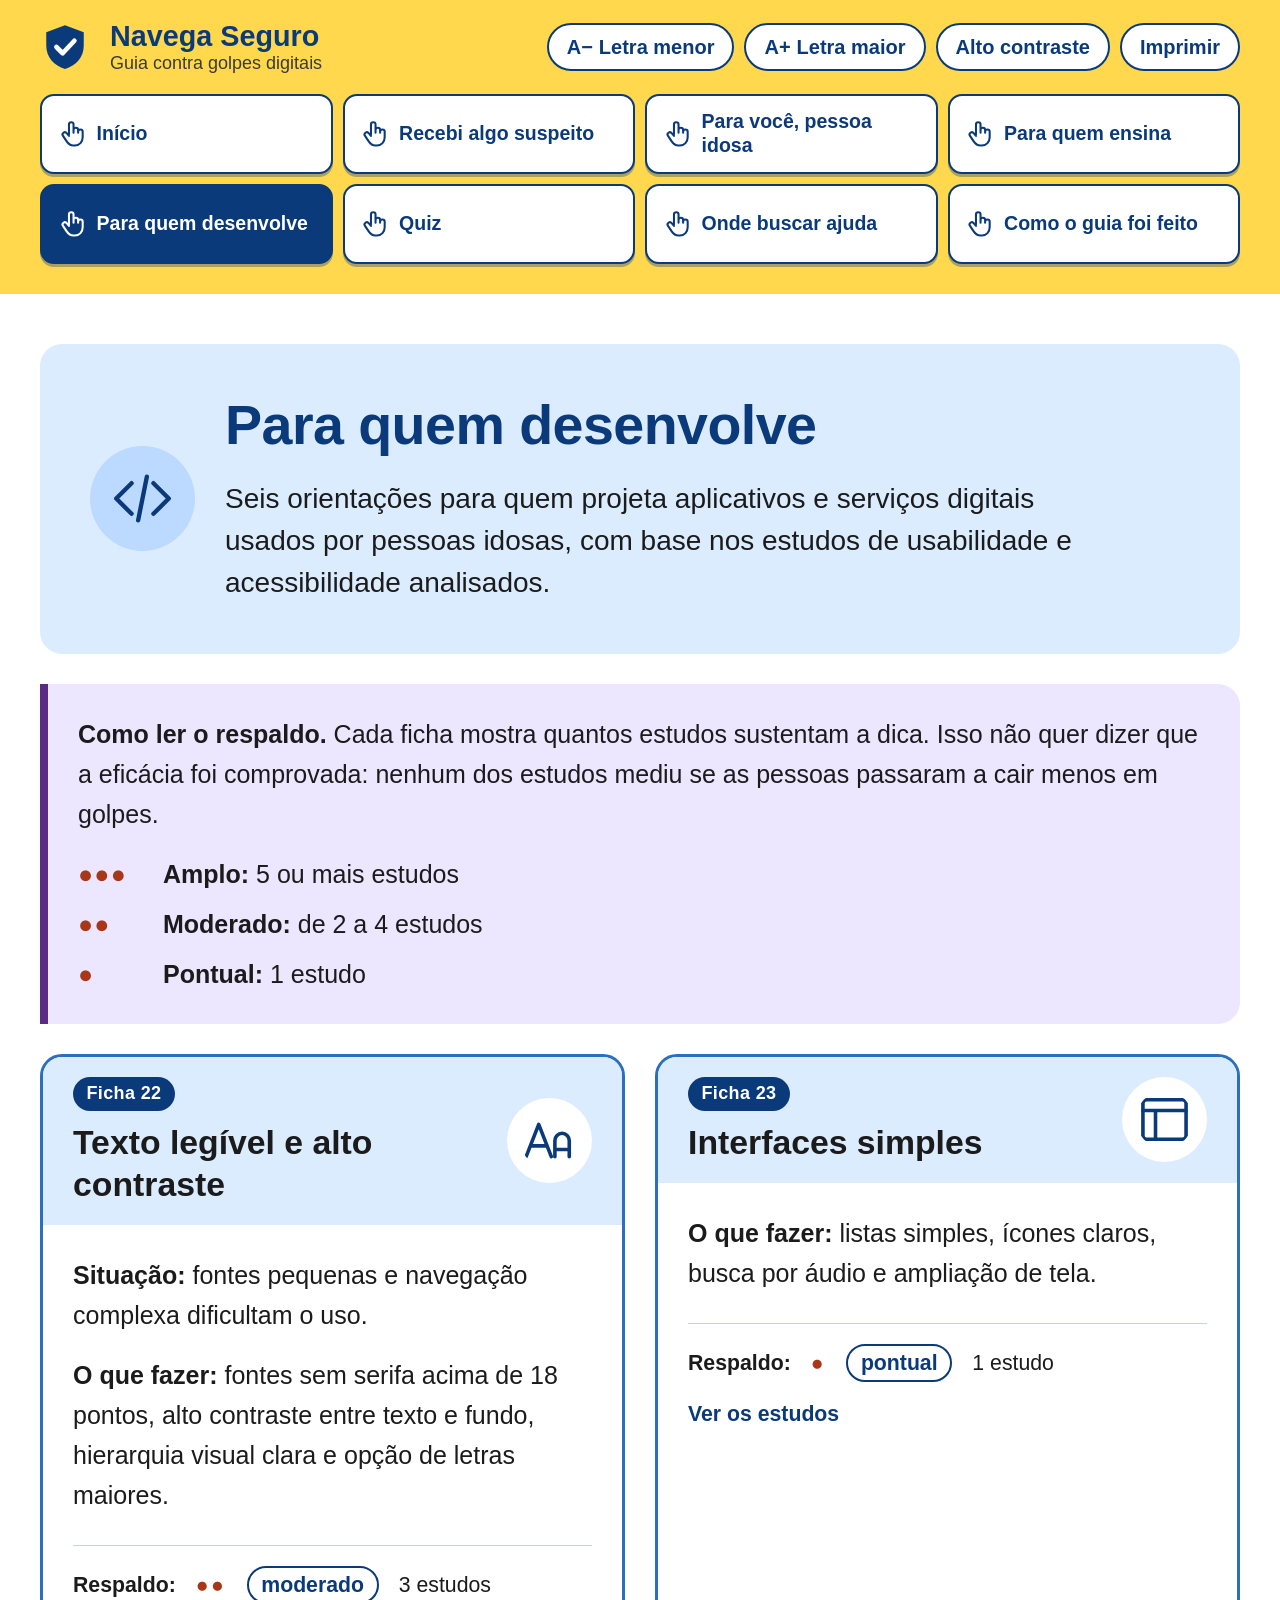
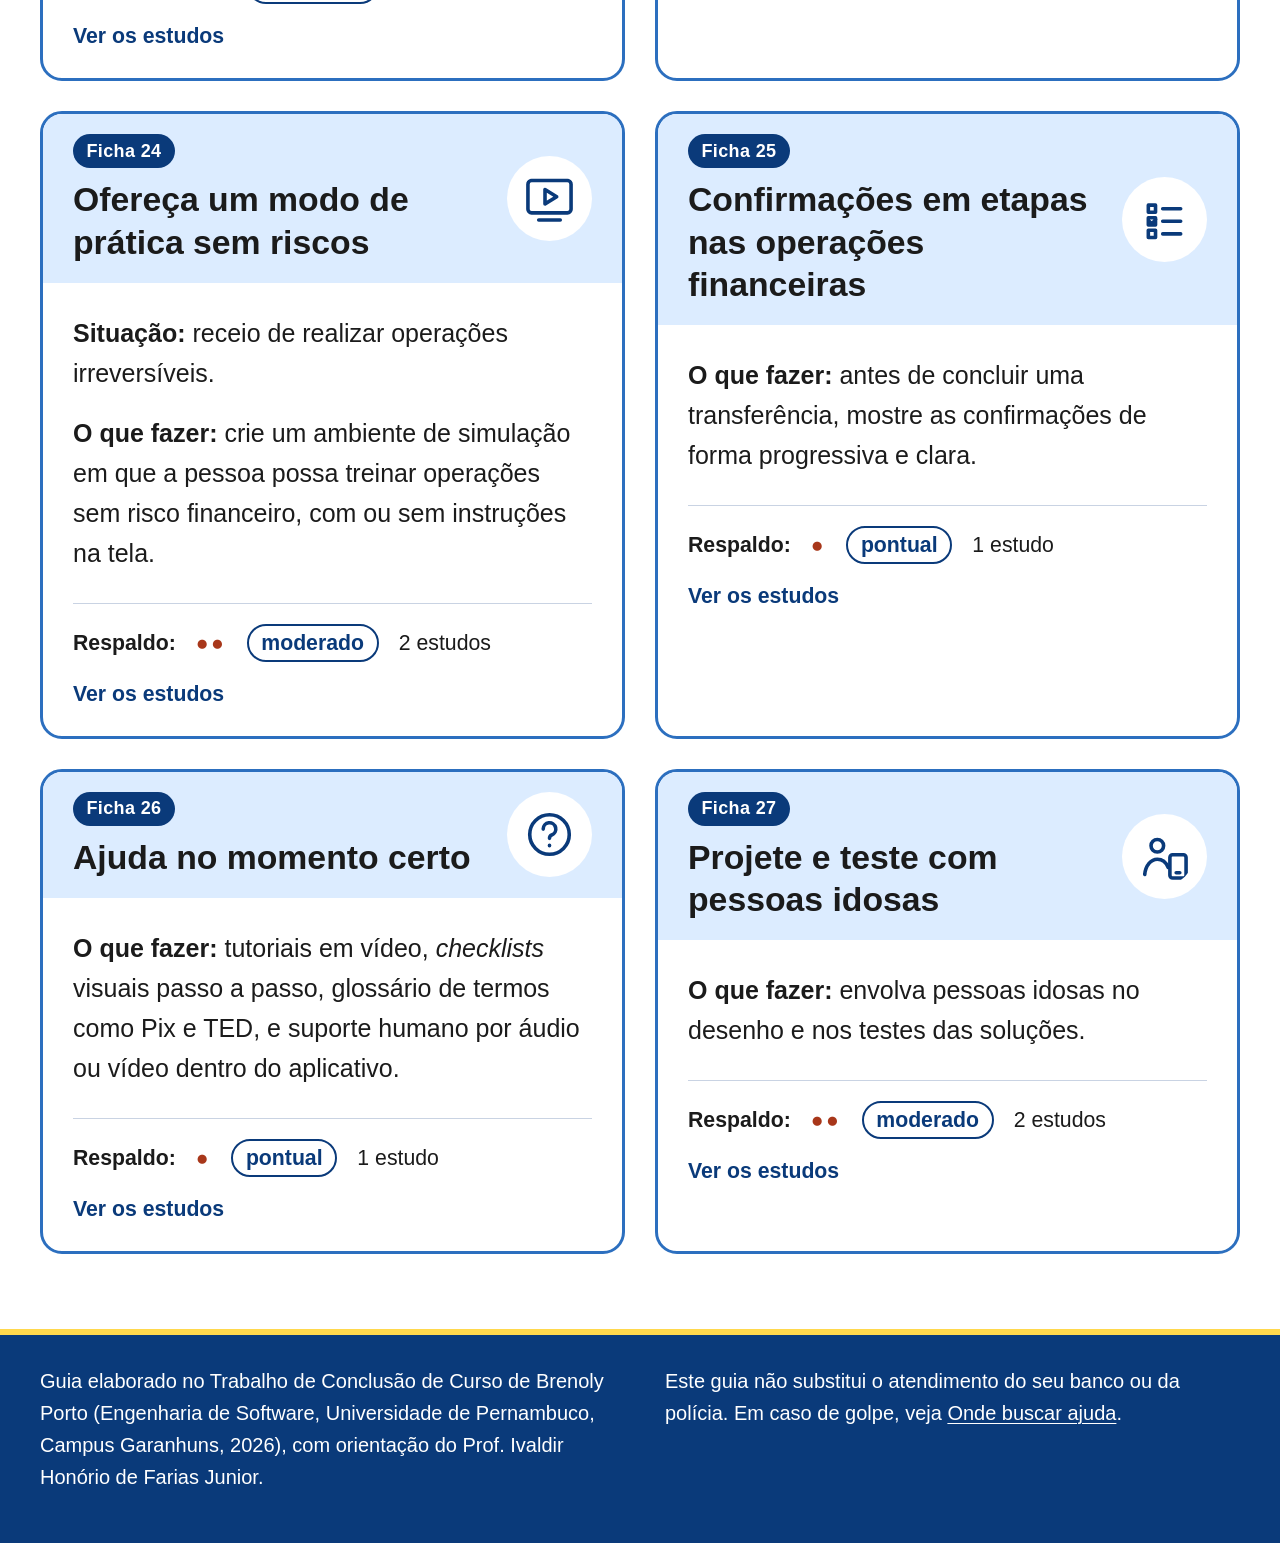
<file: desenvolvedores.html>
<!doctype html>
<html lang="pt-BR">
<head>
<meta charset="utf-8">
<meta name="viewport" content="width=device-width, initial-scale=1">
<title>Para quem desenvolve | Navega Seguro</title>
<meta name="description" content="Orientações para tornar aplicativos e serviços digitais mais seguros e acessíveis para pessoas idosas.">
<link rel="icon" href="data:image/svg+xml,%3Csvg xmlns='http://www.w3.org/2000/svg' viewBox='0 0 64 64'%3E%3Cpath d='M32 4 8 13v17c0 15 10 26 24 30 14-4 24-15 24-30V13z' fill='%230a3a7a'/%3E%3Cpath d='m21 32 8 8 15-16' stroke='%23fff' stroke-width='6' fill='none' stroke-linecap='round' stroke-linejoin='round'/%3E%3C/svg%3E">
<link rel="stylesheet" href="assets/css/style.css">
<script src="assets/js/main.js"></script>
</head>
<body class="tema-c">
<a class="pular" href="#conteudo">Pular para o conteúdo</a>
<header class="topo">
  <div class="contem">
    <div class="topo-linha">
      <a class="marca" href="index.html"><svg class="escudo" viewBox="0 0 64 64" aria-hidden="true" focusable="false"><path d="M32 4 8 13v17c0 15 10 26 24 30 14-4 24-15 24-30V13z"/><path class="visto" d="m21 32 8 8 15-16"/></svg><span class="marca-texto"><strong>Navega Seguro</strong><span>Guia contra golpes digitais</span></span></a>
      <div class="ferramentas" role="group" aria-label="Ajustes de leitura">
        <button type="button" id="letra-menor" aria-label="Diminuir a letra">A−<span class="longo">Letra menor</span></button>
        <button type="button" id="letra-maior" aria-label="Aumentar a letra">A+<span class="longo">Letra maior</span></button>
        <button type="button" id="contraste" aria-pressed="false"><span class="longo">Alto contraste</span><span class="curto">Contraste</span></button>
        <button type="button" id="imprimir">Imprimir</button>
      </div>
    </div>
    <button type="button" class="menu-alternar" id="abrir-menu" aria-expanded="false" aria-controls="menu-principal"><svg class="menu-icone" viewBox="0 0 64 64" aria-hidden="true" focusable="false"><path d="M10 18h44M10 32h44M10 46h44"/></svg><span>Menu</span><span class="menu-dica">Toque aqui para abrir</span></button>
    <nav class="menu" id="menu-principal" aria-label="Menu principal"><ul><li><a class="menu-botao" href="index.html"><svg class="menu-icone" viewBox="0 0 64 64" aria-hidden="true" focusable="false"><path d="M24 34V12a5 5 0 0 1 10 0v18M34 28v-4a5 5 0 0 1 10 0v6M44 28a5 5 0 0 1 10 0v12c0 10-7 18-17 18h-3c-7 0-11-3-15-9l-8-12a5 5 0 0 1 8-6l5 6"/></svg><span>Início</span></a></li><li><a class="menu-botao" href="e-agora.html"><svg class="menu-icone" viewBox="0 0 64 64" aria-hidden="true" focusable="false"><path d="M24 34V12a5 5 0 0 1 10 0v18M34 28v-4a5 5 0 0 1 10 0v6M44 28a5 5 0 0 1 10 0v12c0 10-7 18-17 18h-3c-7 0-11-3-15-9l-8-12a5 5 0 0 1 8-6l5 6"/></svg><span>Recebi algo suspeito</span></a></li><li><a class="menu-botao" href="pessoa-idosa.html"><svg class="menu-icone" viewBox="0 0 64 64" aria-hidden="true" focusable="false"><path d="M24 34V12a5 5 0 0 1 10 0v18M34 28v-4a5 5 0 0 1 10 0v6M44 28a5 5 0 0 1 10 0v12c0 10-7 18-17 18h-3c-7 0-11-3-15-9l-8-12a5 5 0 0 1 8-6l5 6"/></svg><span>Para você, pessoa idosa</span></a></li><li><a class="menu-botao" href="quem-ensina.html"><svg class="menu-icone" viewBox="0 0 64 64" aria-hidden="true" focusable="false"><path d="M24 34V12a5 5 0 0 1 10 0v18M34 28v-4a5 5 0 0 1 10 0v6M44 28a5 5 0 0 1 10 0v12c0 10-7 18-17 18h-3c-7 0-11-3-15-9l-8-12a5 5 0 0 1 8-6l5 6"/></svg><span>Para quem ensina</span></a></li><li><a class="menu-botao" href="desenvolvedores.html" aria-current="page"><svg class="menu-icone" viewBox="0 0 64 64" aria-hidden="true" focusable="false"><path d="M24 34V12a5 5 0 0 1 10 0v18M34 28v-4a5 5 0 0 1 10 0v6M44 28a5 5 0 0 1 10 0v12c0 10-7 18-17 18h-3c-7 0-11-3-15-9l-8-12a5 5 0 0 1 8-6l5 6"/></svg><span>Para quem desenvolve</span></a></li><li><a class="menu-botao" href="quiz.html"><svg class="menu-icone" viewBox="0 0 64 64" aria-hidden="true" focusable="false"><path d="M24 34V12a5 5 0 0 1 10 0v18M34 28v-4a5 5 0 0 1 10 0v6M44 28a5 5 0 0 1 10 0v12c0 10-7 18-17 18h-3c-7 0-11-3-15-9l-8-12a5 5 0 0 1 8-6l5 6"/></svg><span>Quiz</span></a></li><li><a class="menu-botao" href="ajuda.html"><svg class="menu-icone" viewBox="0 0 64 64" aria-hidden="true" focusable="false"><path d="M24 34V12a5 5 0 0 1 10 0v18M34 28v-4a5 5 0 0 1 10 0v6M44 28a5 5 0 0 1 10 0v12c0 10-7 18-17 18h-3c-7 0-11-3-15-9l-8-12a5 5 0 0 1 8-6l5 6"/></svg><span>Onde buscar ajuda</span></a></li><li><a class="menu-botao" href="como-foi-feito.html"><svg class="menu-icone" viewBox="0 0 64 64" aria-hidden="true" focusable="false"><path d="M24 34V12a5 5 0 0 1 10 0v18M34 28v-4a5 5 0 0 1 10 0v6M44 28a5 5 0 0 1 10 0v12c0 10-7 18-17 18h-3c-7 0-11-3-15-9l-8-12a5 5 0 0 1 8-6l5 6"/></svg><span>Como o guia foi feito</span></a></li></ul></nav>
  </div>
  <p class="sr" id="aviso-ferramentas" aria-live="polite"></p>
</header>
<main id="conteudo" class="contem">

<section class="heroi"><svg class="heroi-icone" viewBox="0 0 64 64" aria-hidden="true" focusable="false"><path d="M22 18 8 32l14 14"/><path d="M42 18l14 14-14 14"/><path d="M36 12 28 52"/></svg><div class="heroi-texto"><h1>Para quem desenvolve</h1><p class="lead">Seis orientações para quem projeta aplicativos e serviços digitais usados por pessoas idosas, com base nos estudos de usabilidade e acessibilidade analisados.</p></div></section>
<div class="aviso"><p><strong>Como ler o respaldo.</strong> Cada ficha mostra quantos estudos sustentam a dica. Isso não quer dizer que a eficácia foi comprovada: nenhum dos estudos mediu se as pessoas passaram a cair menos em golpes.</p><ul class="legenda">
<li><span class="pontos" aria-hidden="true">●●●</span> <strong>Amplo:</strong> 5 ou mais estudos</li>
<li><span class="pontos" aria-hidden="true">●●</span> <strong>Moderado:</strong> de 2 a 4 estudos</li>
<li><span class="pontos" aria-hidden="true">●</span> <strong>Pontual:</strong> 1 estudo</li>
</ul></div>
<div class="fichas"><article class="ficha" id="ficha-22" aria-labelledby="t-ficha-22"><header class="ficha-topo"><div class="ficha-titulo"><span class="num">Ficha 22</span><h2 id="t-ficha-22">Texto legível e alto contraste</h2></div><svg class="ficha-icone" viewBox="0 0 64 64" aria-hidden="true" focusable="false"><path d="M6 50 20 14l14 36M11 38h18"/><path d="M38 50V32a8 8 0 0 1 16 0v18M38 42h16"/></svg></header><div class="ficha-corpo"><p class="campo"><span class="campo-rotulo">Situação:</span> fontes pequenas e navegação complexa dificultam o uso.</p><p class="campo"><span class="campo-rotulo">O que fazer:</span> fontes sem serifa acima de 18 pontos, alto contraste entre texto e fundo, hierarquia visual clara e opção de letras maiores.</p></div><footer class="ficha-base"><div class="respaldo"><span class="campo-rotulo">Respaldo:</span><span class="pontos" aria-hidden="true">●●</span><span class="selo">moderado</span><span>3 estudos</span></div><details><summary>Ver os estudos</summary><ul><li>Diniz e Silva (2024)</li><li>Silva (2026)</li><li>Bonetti e Bica (2024)</li></ul><p class="codigos">Códigos no TCC (Apêndice A): P63, P74, P01</p></details></footer></article><article class="ficha" id="ficha-23" aria-labelledby="t-ficha-23"><header class="ficha-topo"><div class="ficha-titulo"><span class="num">Ficha 23</span><h2 id="t-ficha-23">Interfaces simples</h2></div><svg class="ficha-icone" viewBox="0 0 64 64" aria-hidden="true" focusable="false"><rect x="8" y="10" width="48" height="44" rx="4"/><path d="M8 22h48M22 22v32"/></svg></header><div class="ficha-corpo"><p class="campo"><span class="campo-rotulo">O que fazer:</span> listas simples, ícones claros, busca por áudio e ampliação de tela.</p></div><footer class="ficha-base"><div class="respaldo"><span class="campo-rotulo">Respaldo:</span><span class="pontos" aria-hidden="true">●</span><span class="selo">pontual</span><span>1 estudo</span></div><details><summary>Ver os estudos</summary><ul><li>Verhalen, Silva e Rodrigues (2025)</li></ul><p class="codigos">Códigos no TCC (Apêndice A): P46</p></details></footer></article><article class="ficha" id="ficha-24" aria-labelledby="t-ficha-24"><header class="ficha-topo"><div class="ficha-titulo"><span class="num">Ficha 24</span><h2 id="t-ficha-24">Ofereça um modo de prática sem riscos</h2></div><svg class="ficha-icone" viewBox="0 0 64 64" aria-hidden="true" focusable="false"><rect x="8" y="12" width="48" height="36" rx="4"/><path d="M27 22v16l13-8z"/><path d="M20 56h24"/></svg></header><div class="ficha-corpo"><p class="campo"><span class="campo-rotulo">Situação:</span> receio de realizar operações irreversíveis.</p><p class="campo"><span class="campo-rotulo">O que fazer:</span> crie um ambiente de simulação em que a pessoa possa treinar operações sem risco financeiro, com ou sem instruções na tela.</p></div><footer class="ficha-base"><div class="respaldo"><span class="campo-rotulo">Respaldo:</span><span class="pontos" aria-hidden="true">●●</span><span class="selo">moderado</span><span>2 estudos</span></div><details><summary>Ver os estudos</summary><ul><li>Silva (2026)</li><li>Verhalen, Silva e Rodrigues (2025)</li></ul><p class="codigos">Códigos no TCC (Apêndice A): P71, P41, P42</p></details></footer></article><article class="ficha" id="ficha-25" aria-labelledby="t-ficha-25"><header class="ficha-topo"><div class="ficha-titulo"><span class="num">Ficha 25</span><h2 id="t-ficha-25">Confirmações em etapas nas operações financeiras</h2></div><svg class="ficha-icone" viewBox="0 0 64 64" aria-hidden="true" focusable="false"><path d="M14 16h8v8h-8zM14 30h8v8h-8zM14 44h8v8h-8z"/><path d="M30 20h20M30 34h20M30 48h20"/><path d="M15 34l3 3 4-5"/></svg></header><div class="ficha-corpo"><p class="campo"><span class="campo-rotulo">O que fazer:</span> antes de concluir uma transferência, mostre as confirmações de forma progressiva e clara.</p></div><footer class="ficha-base"><div class="respaldo"><span class="campo-rotulo">Respaldo:</span><span class="pontos" aria-hidden="true">●</span><span class="selo">pontual</span><span>1 estudo</span></div><details><summary>Ver os estudos</summary><ul><li>Silva (2026)</li></ul><p class="codigos">Códigos no TCC (Apêndice A): P76</p></details></footer></article><article class="ficha" id="ficha-26" aria-labelledby="t-ficha-26"><header class="ficha-topo"><div class="ficha-titulo"><span class="num">Ficha 26</span><h2 id="t-ficha-26">Ajuda no momento certo</h2></div><svg class="ficha-icone" viewBox="0 0 64 64" aria-hidden="true" focusable="false"><circle cx="32" cy="32" r="22"/><path d="M25 26a7 7 0 1 1 9.5 6.5c-1.6.7-2.5 2-2.5 3.8M32 44v.5"/></svg></header><div class="ficha-corpo"><p class="campo"><span class="campo-rotulo">O que fazer:</span> tutoriais em vídeo, <em>checklists</em> visuais passo a passo, glossário de termos como Pix e TED, e suporte humano por áudio ou vídeo dentro do aplicativo.</p></div><footer class="ficha-base"><div class="respaldo"><span class="campo-rotulo">Respaldo:</span><span class="pontos" aria-hidden="true">●</span><span class="selo">pontual</span><span>1 estudo</span></div><details><summary>Ver os estudos</summary><ul><li>Silva (2026)</li></ul><p class="codigos">Códigos no TCC (Apêndice A): P70, P72, P73, P75</p></details></footer></article><article class="ficha" id="ficha-27" aria-labelledby="t-ficha-27"><header class="ficha-topo"><div class="ficha-titulo"><span class="num">Ficha 27</span><h2 id="t-ficha-27">Projete e teste com pessoas idosas</h2></div><svg class="ficha-icone" viewBox="0 0 64 64" aria-hidden="true" focusable="false"><circle cx="24" cy="20" r="7"/><path d="M10 52c1-10 7-17 14-17s10 4 12 9"/><rect x="38" y="30" width="18" height="26" rx="3"/><path d="M45 50h4"/></svg></header><div class="ficha-corpo"><p class="campo"><span class="campo-rotulo">O que fazer:</span> envolva pessoas idosas no desenho e nos testes das soluções.</p></div><footer class="ficha-base"><div class="respaldo"><span class="campo-rotulo">Respaldo:</span><span class="pontos" aria-hidden="true">●●</span><span class="selo">moderado</span><span>2 estudos</span></div><details><summary>Ver os estudos</summary><ul><li>Verhalen, Silva e Rodrigues (2025)</li><li>Diniz e Silva (2024)</li></ul><p class="codigos">Códigos no TCC (Apêndice A): P45, P65</p></details></footer></article></div>

</main>
<footer class="rodape">
  <div class="contem">
    <p>Guia elaborado no Trabalho de Conclusão de Curso de Brenoly Porto (Engenharia de Software, Universidade de Pernambuco, Campus Garanhuns, 2026), com orientação do Prof. Ivaldir Honório de Farias Junior.</p>
    <p>Este guia não substitui o atendimento do seu banco ou da polícia. Em caso de golpe, veja <a href="ajuda.html">Onde buscar ajuda</a>.</p>
  </div>
</footer>

</body>
</html>
</file>
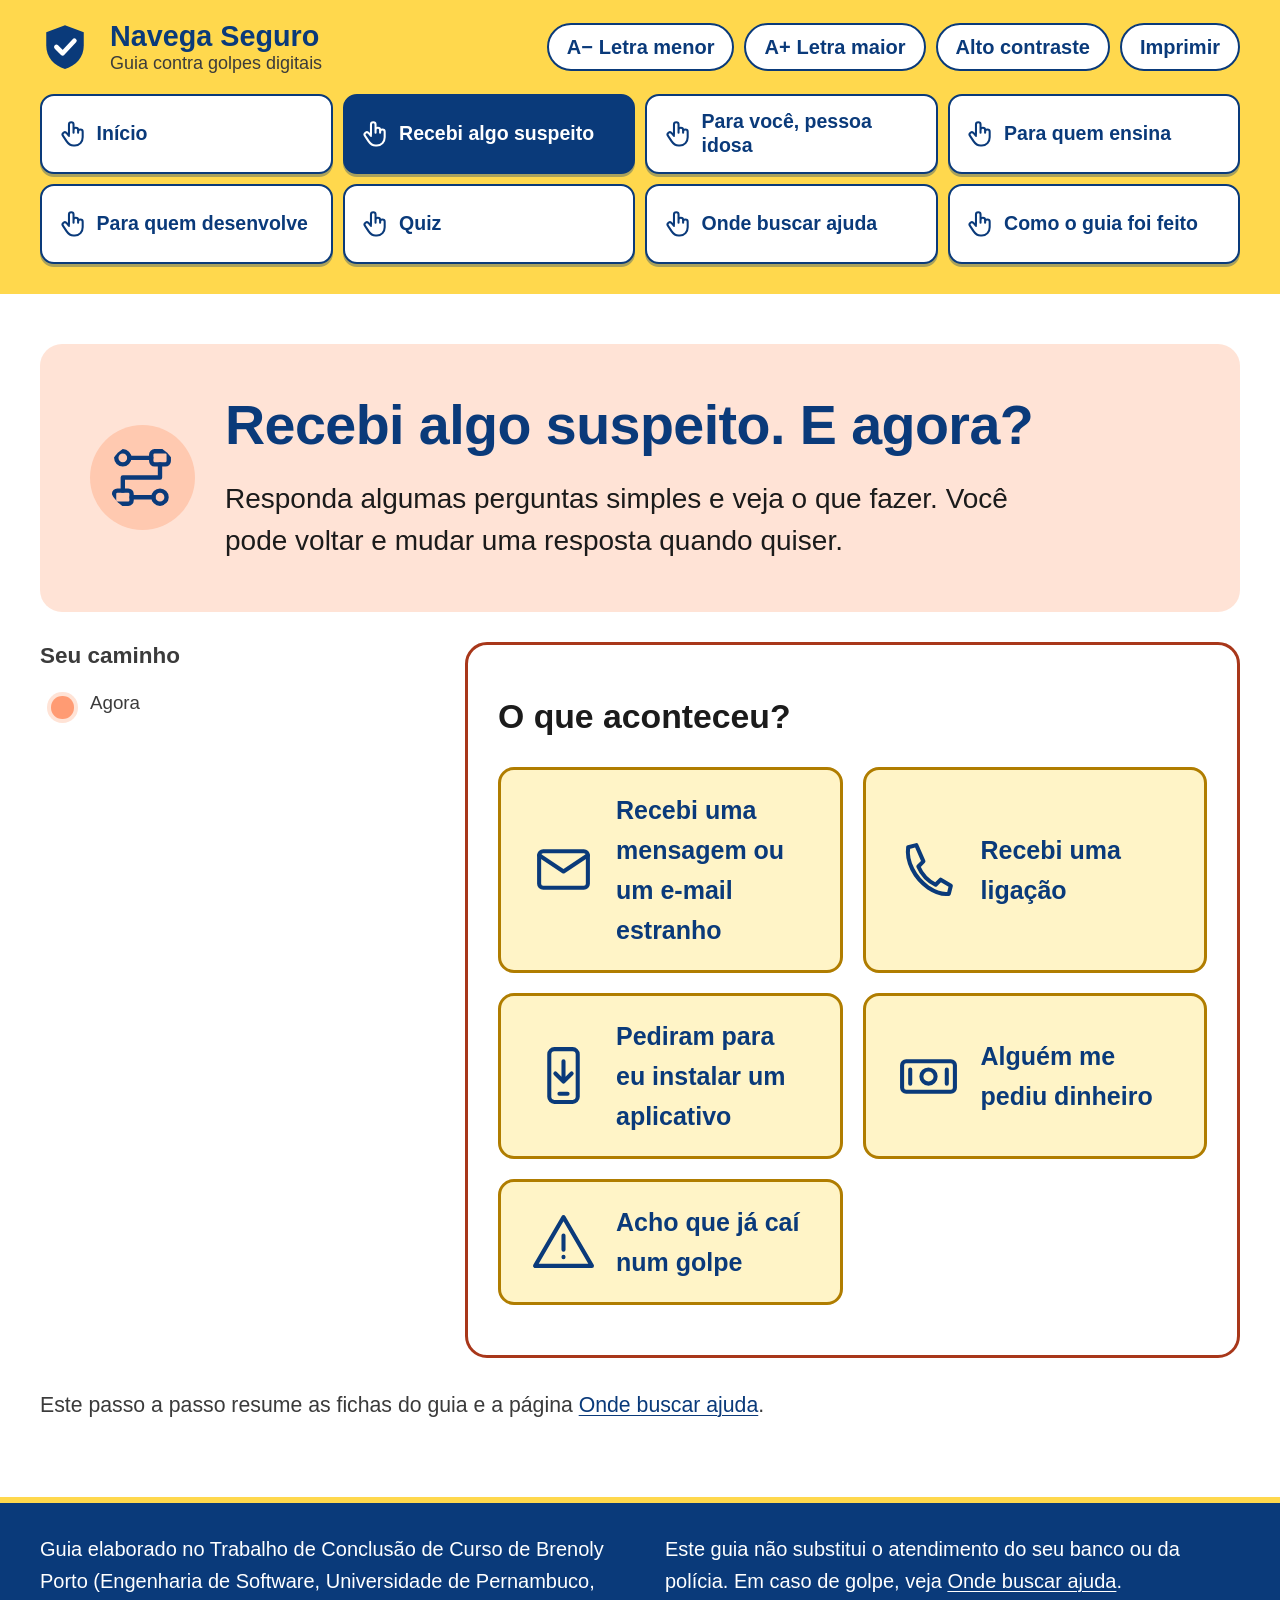
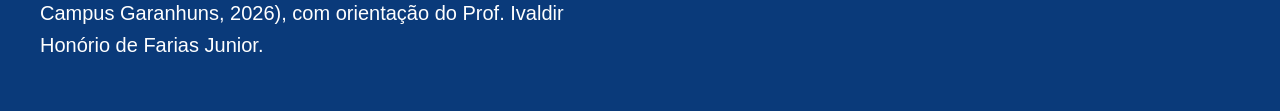
<file: e-agora.html>
<!doctype html>
<html lang="pt-BR">
<head>
<meta charset="utf-8">
<meta name="viewport" content="width=device-width, initial-scale=1">
<title>Recebi algo suspeito | Navega Seguro</title>
<meta name="description" content="Responda algumas perguntas e veja o que fazer diante de uma mensagem, ligação ou pedido suspeito.">
<link rel="icon" href="data:image/svg+xml,%3Csvg xmlns='http://www.w3.org/2000/svg' viewBox='0 0 64 64'%3E%3Cpath d='M32 4 8 13v17c0 15 10 26 24 30 14-4 24-15 24-30V13z' fill='%230a3a7a'/%3E%3Cpath d='m21 32 8 8 15-16' stroke='%23fff' stroke-width='6' fill='none' stroke-linecap='round' stroke-linejoin='round'/%3E%3C/svg%3E">
<link rel="stylesheet" href="assets/css/style.css">
<script src="assets/js/main.js"></script>
</head>
<body class="tema-fluxo">
<a class="pular" href="#conteudo">Pular para o conteúdo</a>
<header class="topo">
  <div class="contem">
    <div class="topo-linha">
      <a class="marca" href="index.html"><svg class="escudo" viewBox="0 0 64 64" aria-hidden="true" focusable="false"><path d="M32 4 8 13v17c0 15 10 26 24 30 14-4 24-15 24-30V13z"/><path class="visto" d="m21 32 8 8 15-16"/></svg><span class="marca-texto"><strong>Navega Seguro</strong><span>Guia contra golpes digitais</span></span></a>
      <div class="ferramentas" role="group" aria-label="Ajustes de leitura">
        <button type="button" id="letra-menor" aria-label="Diminuir a letra">A−<span class="longo">Letra menor</span></button>
        <button type="button" id="letra-maior" aria-label="Aumentar a letra">A+<span class="longo">Letra maior</span></button>
        <button type="button" id="contraste" aria-pressed="false"><span class="longo">Alto contraste</span><span class="curto">Contraste</span></button>
        <button type="button" id="imprimir">Imprimir</button>
      </div>
    </div>
    <button type="button" class="menu-alternar" id="abrir-menu" aria-expanded="false" aria-controls="menu-principal"><svg class="menu-icone" viewBox="0 0 64 64" aria-hidden="true" focusable="false"><path d="M10 18h44M10 32h44M10 46h44"/></svg><span>Menu</span><span class="menu-dica">Toque aqui para abrir</span></button>
    <nav class="menu" id="menu-principal" aria-label="Menu principal"><ul><li><a class="menu-botao" href="index.html"><svg class="menu-icone" viewBox="0 0 64 64" aria-hidden="true" focusable="false"><path d="M24 34V12a5 5 0 0 1 10 0v18M34 28v-4a5 5 0 0 1 10 0v6M44 28a5 5 0 0 1 10 0v12c0 10-7 18-17 18h-3c-7 0-11-3-15-9l-8-12a5 5 0 0 1 8-6l5 6"/></svg><span>Início</span></a></li><li><a class="menu-botao" href="e-agora.html" aria-current="page"><svg class="menu-icone" viewBox="0 0 64 64" aria-hidden="true" focusable="false"><path d="M24 34V12a5 5 0 0 1 10 0v18M34 28v-4a5 5 0 0 1 10 0v6M44 28a5 5 0 0 1 10 0v12c0 10-7 18-17 18h-3c-7 0-11-3-15-9l-8-12a5 5 0 0 1 8-6l5 6"/></svg><span>Recebi algo suspeito</span></a></li><li><a class="menu-botao" href="pessoa-idosa.html"><svg class="menu-icone" viewBox="0 0 64 64" aria-hidden="true" focusable="false"><path d="M24 34V12a5 5 0 0 1 10 0v18M34 28v-4a5 5 0 0 1 10 0v6M44 28a5 5 0 0 1 10 0v12c0 10-7 18-17 18h-3c-7 0-11-3-15-9l-8-12a5 5 0 0 1 8-6l5 6"/></svg><span>Para você, pessoa idosa</span></a></li><li><a class="menu-botao" href="quem-ensina.html"><svg class="menu-icone" viewBox="0 0 64 64" aria-hidden="true" focusable="false"><path d="M24 34V12a5 5 0 0 1 10 0v18M34 28v-4a5 5 0 0 1 10 0v6M44 28a5 5 0 0 1 10 0v12c0 10-7 18-17 18h-3c-7 0-11-3-15-9l-8-12a5 5 0 0 1 8-6l5 6"/></svg><span>Para quem ensina</span></a></li><li><a class="menu-botao" href="desenvolvedores.html"><svg class="menu-icone" viewBox="0 0 64 64" aria-hidden="true" focusable="false"><path d="M24 34V12a5 5 0 0 1 10 0v18M34 28v-4a5 5 0 0 1 10 0v6M44 28a5 5 0 0 1 10 0v12c0 10-7 18-17 18h-3c-7 0-11-3-15-9l-8-12a5 5 0 0 1 8-6l5 6"/></svg><span>Para quem desenvolve</span></a></li><li><a class="menu-botao" href="quiz.html"><svg class="menu-icone" viewBox="0 0 64 64" aria-hidden="true" focusable="false"><path d="M24 34V12a5 5 0 0 1 10 0v18M34 28v-4a5 5 0 0 1 10 0v6M44 28a5 5 0 0 1 10 0v12c0 10-7 18-17 18h-3c-7 0-11-3-15-9l-8-12a5 5 0 0 1 8-6l5 6"/></svg><span>Quiz</span></a></li><li><a class="menu-botao" href="ajuda.html"><svg class="menu-icone" viewBox="0 0 64 64" aria-hidden="true" focusable="false"><path d="M24 34V12a5 5 0 0 1 10 0v18M34 28v-4a5 5 0 0 1 10 0v6M44 28a5 5 0 0 1 10 0v12c0 10-7 18-17 18h-3c-7 0-11-3-15-9l-8-12a5 5 0 0 1 8-6l5 6"/></svg><span>Onde buscar ajuda</span></a></li><li><a class="menu-botao" href="como-foi-feito.html"><svg class="menu-icone" viewBox="0 0 64 64" aria-hidden="true" focusable="false"><path d="M24 34V12a5 5 0 0 1 10 0v18M34 28v-4a5 5 0 0 1 10 0v6M44 28a5 5 0 0 1 10 0v12c0 10-7 18-17 18h-3c-7 0-11-3-15-9l-8-12a5 5 0 0 1 8-6l5 6"/></svg><span>Como o guia foi feito</span></a></li></ul></nav>
  </div>
  <p class="sr" id="aviso-ferramentas" aria-live="polite"></p>
</header>
<main id="conteudo" class="contem">
<section class="heroi"><svg class="heroi-icone" viewBox="0 0 64 64" aria-hidden="true" focusable="false"><circle cx="14" cy="14" r="6"/><rect x="40" y="8" width="16" height="12" rx="3"/><rect x="6" y="44" width="16" height="12" rx="3"/><circle cx="48" cy="50" r="6"/><path d="M20 14h20M48 20v12H14v12M22 50h20"/></svg><div class="heroi-texto"><h1>Recebi algo suspeito. E agora?</h1><p class="lead">Responda algumas perguntas simples e veja o que fazer. Você pode voltar e mudar uma resposta quando quiser.</p></div></section>
<div class="fluxo-area">
  <aside class="fluxo-lado" aria-labelledby="titulo-caminho"><h2 class="fluxo-lado-titulo" id="titulo-caminho">Seu caminho</h2><div id="fluxo-trilha"></div></aside>
  <section id="fluxo" class="fluxo" aria-live="polite"><noscript><p>Para usar o passo a passo, é preciso ativar o JavaScript. Veja as <a href="pessoa-idosa.html">dicas</a> e <a href="ajuda.html">onde buscar ajuda</a>.</p></noscript></section>
</div>
<p class="fluxo-nota">Este passo a passo resume as fichas do guia e a página <a href="ajuda.html">Onde buscar ajuda</a>.</p>

</main>
<footer class="rodape">
  <div class="contem">
    <p>Guia elaborado no Trabalho de Conclusão de Curso de Brenoly Porto (Engenharia de Software, Universidade de Pernambuco, Campus Garanhuns, 2026), com orientação do Prof. Ivaldir Honório de Farias Junior.</p>
    <p>Este guia não substitui o atendimento do seu banco ou da polícia. Em caso de golpe, veja <a href="ajuda.html">Onde buscar ajuda</a>.</p>
  </div>
</footer>

<script>window.FLUXO = {"inicio": {"pergunta": "O que aconteceu?", "lista": null, "opcoes": [["Recebi uma mensagem ou um e-mail estranho", "mensagem", "msg1"], ["Recebi uma ligação", "ligacao", "lig1"], ["Pediram para eu instalar um aplicativo", "app", "app1"], ["Alguém me pediu dinheiro", "dinheiro", "r_dinheiro"], ["Acho que já caí num golpe", "alerta", "caiu"]]}, "msg1": {"pergunta": "A mensagem pede para clicar em um link, informar dados ou fazer um pagamento?", "lista": null, "opcoes": [["Sim, pede", null, "msg2"], ["Não pede nada disso", null, "r_msg_info"], ["Já cliquei ou já informei meus dados", null, "caiu"]]}, "msg2": {"pergunta": "A mensagem tem algum destes sinais?", "lista": ["vem de um endereço parecido, mas não igual, ao da empresa", "começa com uma saudação genérica, sem o seu nome", "pede para você agir com urgência", "tem erros de português", "promete prêmios fáceis"], "opcoes": [["Sim, tem algum desses sinais", null, "r_msg_golpe"], ["Não tenho certeza", null, "r_confirme"]]}, "lig1": {"pergunta": "A pessoa diz ser do banco ou de uma empresa e pede senha, dados ou uma transferência?", "lista": null, "opcoes": [["Sim, pede", null, "r_lig_banco"], ["Não, mas fiquei desconfiado", null, "r_confirme"], ["Já passei meus dados ou fiz a transferência", null, "caiu"]]}, "app1": {"pergunta": "Você já instalou o aplicativo?", "lista": null, "opcoes": [["Não instalei", null, "r_app_nao"], ["Já instalei", null, "r_dados"]]}, "caiu": {"pergunta": "O que aconteceu?", "lista": null, "opcoes": [["Perdi dinheiro", "dinheiro", "r_perdi"], ["Passei minha senha ou meus dados", "senha", "r_dados"], ["Instalei um aplicativo a pedido de alguém", "app", "r_dados"], ["Levaram meu celular", "celular", "r_celular"]]}, "r_msg_golpe": {"titulo": "Esses sinais indicam que pode ser golpe", "cena": 4, "fichas": [1, 4, 3], "passos": ["Não clique no link.", "Não responda com senhas nem com dados pessoais.", "Se a mensagem fala do seu banco, confirme direto com ele, pelos canais oficiais."]}, "r_confirme": {"titulo": "Na dúvida, confirme antes de agir", "cena": 3, "fichas": [3, 1], "passos": ["Não tome nenhuma decisão na pressa.", "Confirme diretamente com o banco ou a empresa, pelos canais oficiais.", "Converse com um familiar ou amigo de confiança antes de agir."]}, "r_msg_info": {"titulo": "Confira antes de acreditar ou compartilhar", "cena": 8, "fichas": [8, 4], "passos": ["Busque a informação em sites confiáveis antes de acreditar ou repassar.", "Desconfie de vídeos e áudios que parecem reais, mas podem ter sido falsificados.", "Desconfie de correntes e de mensagens que prometem prêmios fáceis."]}, "r_lig_banco": {"titulo": "Desligue: o banco não pede sua senha", "cena": 2, "fichas": [2, 3], "passos": ["Desligue a ligação.", "Não informe senha nem dados pessoais por telefone.", "Não faça transferências \"para proteger sua conta\".", "Ligue você para o número oficial do banco, que fica no verso do cartão."]}, "r_app_nao": {"titulo": "Não instale o aplicativo", "cena": 5, "fichas": [5, 3], "passos": ["Não instale aplicativos a pedido de quem diz ser do \"suporte técnico\" ou do banco.", "No golpe da \"mão fantasma\", o aplicativo instalado dá ao criminoso o controle do aparelho.", "Na dúvida, encerre a conversa e confirme com o banco pelos canais oficiais."]}, "r_dinheiro": {"titulo": "Confirme antes de mandar dinheiro", "cena": 3, "fichas": [3], "passos": ["Não mande dinheiro na pressa, mesmo que o pedido pareça vir de alguém conhecido.", "Confirme por outro caminho, falando diretamente com a pessoa ou com um familiar de confiança.", "Converse com alguém próximo antes de decidir."]}, "r_perdi": {"titulo": "Aja o quanto antes", "cena": 9, "fichas": [], "ajuda": true, "passos": ["Fale com o seu banco, só pelos canais oficiais: telefone do verso do cartão, aplicativo, site oficial ou agência.", "Se o pagamento foi por Pix, peça a devolução pelo \"botão de contestação\" no aplicativo do banco (Mecanismo Especial de Devolução).", "Registre um boletim de ocorrência, numa delegacia ou pela delegacia virtual do seu estado. Guarde prints, números e comprovantes.", "Acompanhe suas contas nos dias seguintes."]}, "r_dados": {"titulo": "Proteja suas contas agora", "cena": 6, "fichas": [7, 6], "ajuda": true, "passos": ["Fale com o seu banco pelos canais oficiais.", "Troque suas senhas.", "Ative a verificação em duas etapas nas suas contas.", "Acompanhe suas contas e extratos e fique mais atento a mensagens e ligações nos próximos dias."]}, "r_celular": {"titulo": "Bloqueie o aparelho e proteja suas contas", "cena": 6, "fichas": [], "ajuda": true, "passos": ["Use o Celular Seguro (aplicativo, gov.br ou celularseguro.mj.gov.br) para avisar as operadoras e os bancos parceiros.", "Troque as senhas dos aplicativos do banco, do e-mail e das redes sociais.", "Registre um boletim de ocorrência."]}};
window.CENAS = {"2": "<svg class=\"fluxo-ilustra\" viewBox=\"0 0 160 120\" aria-hidden=\"true\" focusable=\"false\"><ellipse cx=\"80\" cy=\"64\" rx=\"70\" ry=\"50\" class=\"c-fundo\"/><rect x=\"56\" y=\"12\" width=\"48\" height=\"94\" rx=\"9\" class=\"c-navy\"/><rect x=\"61\" y=\"22\" width=\"38\" height=\"72\" rx=\"3\" class=\"c-branco\"/><circle cx=\"80\" cy=\"44\" r=\"10\" class=\"c-ceu\"/><path d=\"M75 44h10M80 39v10\" class=\"s-navy-fino\"/><rect x=\"66\" y=\"62\" width=\"28\" height=\"9\" rx=\"4.5\" class=\"c-verm-claro\"/><rect x=\"66\" y=\"76\" width=\"28\" height=\"9\" rx=\"4.5\" class=\"c-verde-claro\"/><path d=\"M14 34h40a8 8 0 0 1 8 8v14a8 8 0 0 1-8 8H32l-9 8v-8h-9a8 8 0 0 1-8-8V42a8 8 0 0 1 8-8z\" class=\"c-branco s-navy-fino\"/><path d=\"M20 49h3M29 49h3M38 49h3M47 49h3\" class=\"s-escuro\"/><circle cx=\"34\" cy=\"49\" r=\"21\" class=\"s-verm\"/><path d=\"M19 64l30-30\" class=\"s-verm\"/></svg>", "3": "<svg class=\"fluxo-ilustra\" viewBox=\"0 0 160 120\" aria-hidden=\"true\" focusable=\"false\"><ellipse cx=\"80\" cy=\"64\" rx=\"70\" ry=\"50\" class=\"c-fundo\"/><rect x=\"56\" y=\"12\" width=\"48\" height=\"94\" rx=\"9\" class=\"c-navy\"/><rect x=\"61\" y=\"22\" width=\"38\" height=\"72\" rx=\"3\" class=\"c-branco\"/><path d=\"M68 44l8 8 16-16\" class=\"s-verde\"/><rect x=\"64\" y=\"64\" width=\"30\" height=\"5\" rx=\"2.5\" class=\"c-cinza\"/><rect x=\"64\" y=\"74\" width=\"22\" height=\"5\" rx=\"2.5\" class=\"c-cinza\"/><circle cx=\"128\" cy=\"50\" r=\"12\" class=\"c-pessego\"/><path d=\"M110 98c2-16 9-26 18-26s16 10 18 26z\" class=\"c-menta\"/><path d=\"M106 18h28a6 6 0 0 1 6 6v10a6 6 0 0 1-6 6h-14l-7 6v-6h-7a6 6 0 0 1-6-6V24a6 6 0 0 1 6-6z\" class=\"c-sol\"/><path d=\"M116 25a4 4 0 1 1 5.5 3.7c-1 .5-1.5 1.3-1.5 2.4M120 35v.5\" class=\"s-escuro-fino\"/></svg>", "4": "<svg class=\"fluxo-ilustra\" viewBox=\"0 0 160 120\" aria-hidden=\"true\" focusable=\"false\"><ellipse cx=\"80\" cy=\"64\" rx=\"70\" ry=\"50\" class=\"c-fundo\"/><rect x=\"22\" y=\"34\" width=\"84\" height=\"56\" rx=\"6\" class=\"c-branco s-navy-fino\"/><path d=\"M22 40l42 28 42-28\" class=\"s-navy-fino\"/><circle cx=\"110\" cy=\"70\" r=\"20\" class=\"c-ceu s-navy\"/><path d=\"M124 84l16 16\" class=\"s-navy-grosso\"/><path d=\"M104 64v8M104 77v.5\" class=\"s-escuro\"/><path d=\"M116 64v8M116 77v.5\" class=\"s-escuro\"/></svg>", "5": "<svg class=\"fluxo-ilustra\" viewBox=\"0 0 160 120\" aria-hidden=\"true\" focusable=\"false\"><ellipse cx=\"80\" cy=\"64\" rx=\"70\" ry=\"50\" class=\"c-fundo\"/><rect x=\"56\" y=\"12\" width=\"48\" height=\"94\" rx=\"9\" class=\"c-navy\"/><rect x=\"61\" y=\"22\" width=\"38\" height=\"72\" rx=\"3\" class=\"c-branco\"/><path d=\"M80 34v28M70 52l10 10 10-10\" class=\"s-navy\"/><rect x=\"68\" y=\"70\" width=\"24\" height=\"6\" rx=\"3\" class=\"c-cinza\"/><circle cx=\"118\" cy=\"36\" r=\"16\" class=\"c-verm\"/><path d=\"M111 29l14 14M125 29l-14 14\" class=\"s-branco\"/></svg>", "6": "<svg class=\"fluxo-ilustra\" viewBox=\"0 0 160 120\" aria-hidden=\"true\" focusable=\"false\"><ellipse cx=\"80\" cy=\"64\" rx=\"70\" ry=\"50\" class=\"c-fundo\"/><path d=\"M50 54V42a20 20 0 0 1 40 0v12\" class=\"s-navy-grosso\"/><rect x=\"38\" y=\"52\" width=\"64\" height=\"48\" rx=\"8\" class=\"c-sol s-escuro-fino\"/><circle cx=\"70\" cy=\"72\" r=\"6\" class=\"c-navy\"/><path d=\"M70 76v10\" class=\"s-navy\"/><path d=\"M122 40l20 8v13c0 12-9 19-20 23-11-4-20-11-20-23V48z\" class=\"c-verde\"/><path d=\"M116 56a5 5 0 1 1 9 3l-8 9h11\" class=\"s-branco-fino\"/></svg>", "8": "<svg class=\"fluxo-ilustra\" viewBox=\"0 0 160 120\" aria-hidden=\"true\" focusable=\"false\"><ellipse cx=\"80\" cy=\"64\" rx=\"70\" ry=\"50\" class=\"c-fundo\"/><rect x=\"22\" y=\"26\" width=\"74\" height=\"70\" rx=\"5\" class=\"c-branco s-navy-fino\"/><rect x=\"30\" y=\"34\" width=\"58\" height=\"12\" rx=\"2\" class=\"c-ceu\"/><rect x=\"30\" y=\"52\" width=\"26\" height=\"22\" rx=\"2\" class=\"c-cinza\"/><path d=\"M62 54h26M62 62h26M62 70h20M30 82h58\" class=\"s-cinza\"/><circle cx=\"114\" cy=\"64\" r=\"18\" class=\"c-branco s-navy\"/><path d=\"M106 64l6 6 11-12\" class=\"s-verde-fino\"/><path d=\"M127 77l14 14\" class=\"s-navy-grosso\"/></svg>", "9": "<svg class=\"fluxo-ilustra\" viewBox=\"0 0 160 120\" aria-hidden=\"true\" focusable=\"false\"><ellipse cx=\"80\" cy=\"64\" rx=\"70\" ry=\"50\" class=\"c-fundo\"/><circle cx=\"56\" cy=\"46\" r=\"13\" class=\"c-pessego\"/><path d=\"M34 100c2-20 11-32 22-32s20 12 22 32z\" class=\"c-ceu\"/><circle cx=\"104\" cy=\"50\" r=\"12\" class=\"c-pessego\"/><path d=\"M84 100c2-18 10-28 20-28s18 10 20 28z\" class=\"c-menta\"/><rect x=\"64\" y=\"74\" width=\"20\" height=\"30\" rx=\"4\" class=\"c-navy\"/><rect x=\"67\" y=\"78\" width=\"14\" height=\"20\" rx=\"1.5\" class=\"c-branco\"/><path d=\"M80 20c-3-6-12-5-12 2 0 6 12 12 12 12s12-6 12-12c0-7-9-8-12-2z\" class=\"c-coral\"/></svg>"};
window.ICONES = {"mensagem": "<svg class=\"opcao-icone\" viewBox=\"0 0 64 64\" aria-hidden=\"true\" focusable=\"false\"><rect x=\"8\" y=\"14\" width=\"48\" height=\"36\" rx=\"4\"/><path d=\"M8 18l24 16 24-16\"/></svg>", "ligacao": "<svg class=\"opcao-icone\" viewBox=\"0 0 64 64\" aria-hidden=\"true\" focusable=\"false\"><path d=\"M20 8 12 10c-2 14 6 30 20 40 6 4 13 7 20 6l2-8-10-6-5 5c-8-4-14-11-17-18l5-5z\"/></svg>", "app": "<svg class=\"opcao-icone\" viewBox=\"0 0 64 64\" aria-hidden=\"true\" focusable=\"false\"><rect x=\"18\" y=\"6\" width=\"28\" height=\"52\" rx=\"5\"/><path d=\"M32 18v20M24 30l8 8 8-8M28 50h8\"/></svg>", "dinheiro": "<svg class=\"opcao-icone\" viewBox=\"0 0 64 64\" aria-hidden=\"true\" focusable=\"false\"><rect x=\"6\" y=\"18\" width=\"52\" height=\"30\" rx=\"4\"/><circle cx=\"32\" cy=\"33\" r=\"7\"/><path d=\"M14 26v14M50 26v14\"/></svg>", "alerta": "<svg class=\"opcao-icone\" viewBox=\"0 0 64 64\" aria-hidden=\"true\" focusable=\"false\"><path d=\"M32 8 4 56h56z\"/><path d=\"M32 26v14M32 47v.5\"/></svg>", "celular": "<svg class=\"opcao-icone\" viewBox=\"0 0 64 64\" aria-hidden=\"true\" focusable=\"false\"><rect x=\"18\" y=\"6\" width=\"28\" height=\"52\" rx=\"5\"/><path d=\"M28 50h8\"/><path d=\"M8 20l6 6M56 20l-6 6\"/></svg>", "senha": "<svg class=\"opcao-icone\" viewBox=\"0 0 64 64\" aria-hidden=\"true\" focusable=\"false\"><rect x=\"12\" y=\"28\" width=\"40\" height=\"28\" rx=\"5\"/><path d=\"M20 28v-6a12 12 0 0 1 24 0v6M32 38v8\"/></svg>"};
window.FICHAS = {"1": "Desconfie de links que você não conhece", "2": "O banco não pede sua senha", "3": "Na dúvida, confirme antes de agir", "4": "Aprenda os sinais de uma mensagem falsa", "5": "Não instale aplicativos a pedido de desconhecidos", "6": "Proteja suas senhas e contas", "7": "Se seus dados vazaram, aja logo", "8": "Confira as informações antes de acreditar ou compartilhar", "9": "Pratique sem medo e peça ajuda"};</script>
<script src="assets/js/fluxo.js"></script>
</body>
</html>
</file>
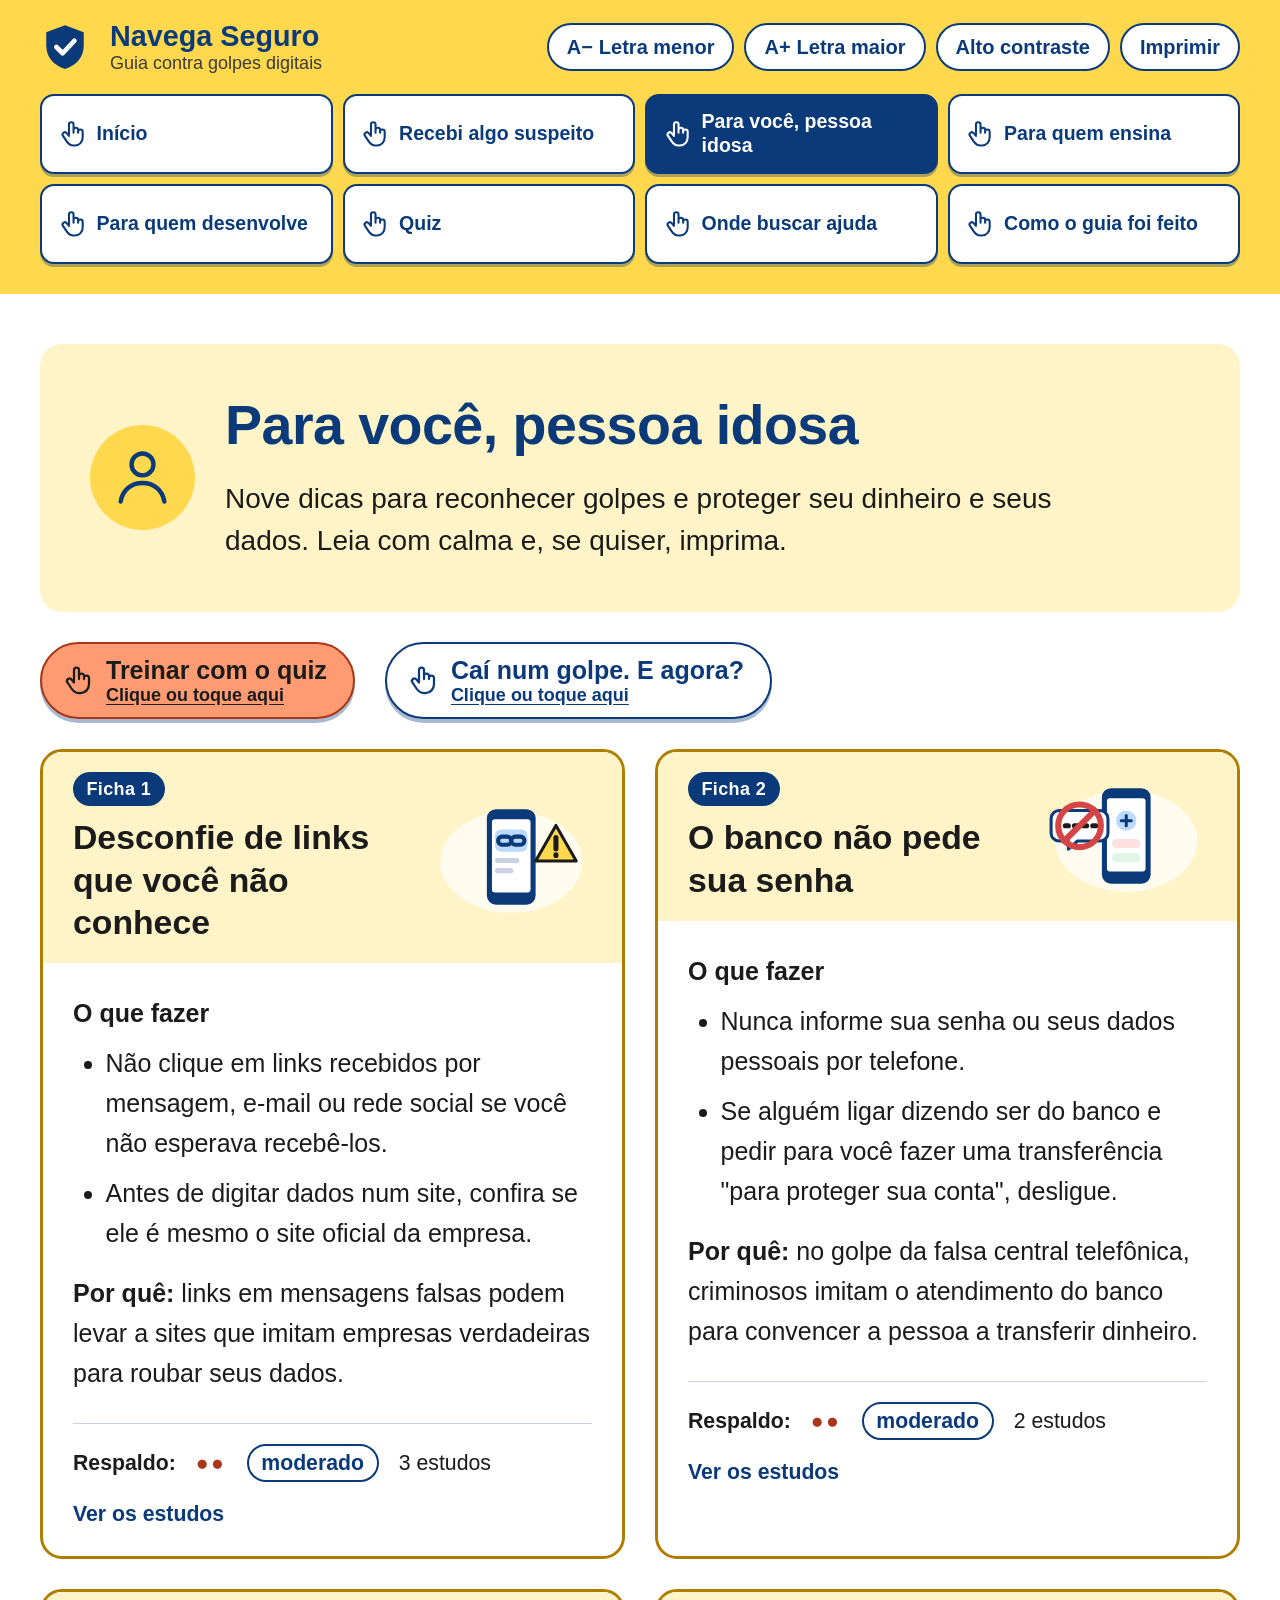
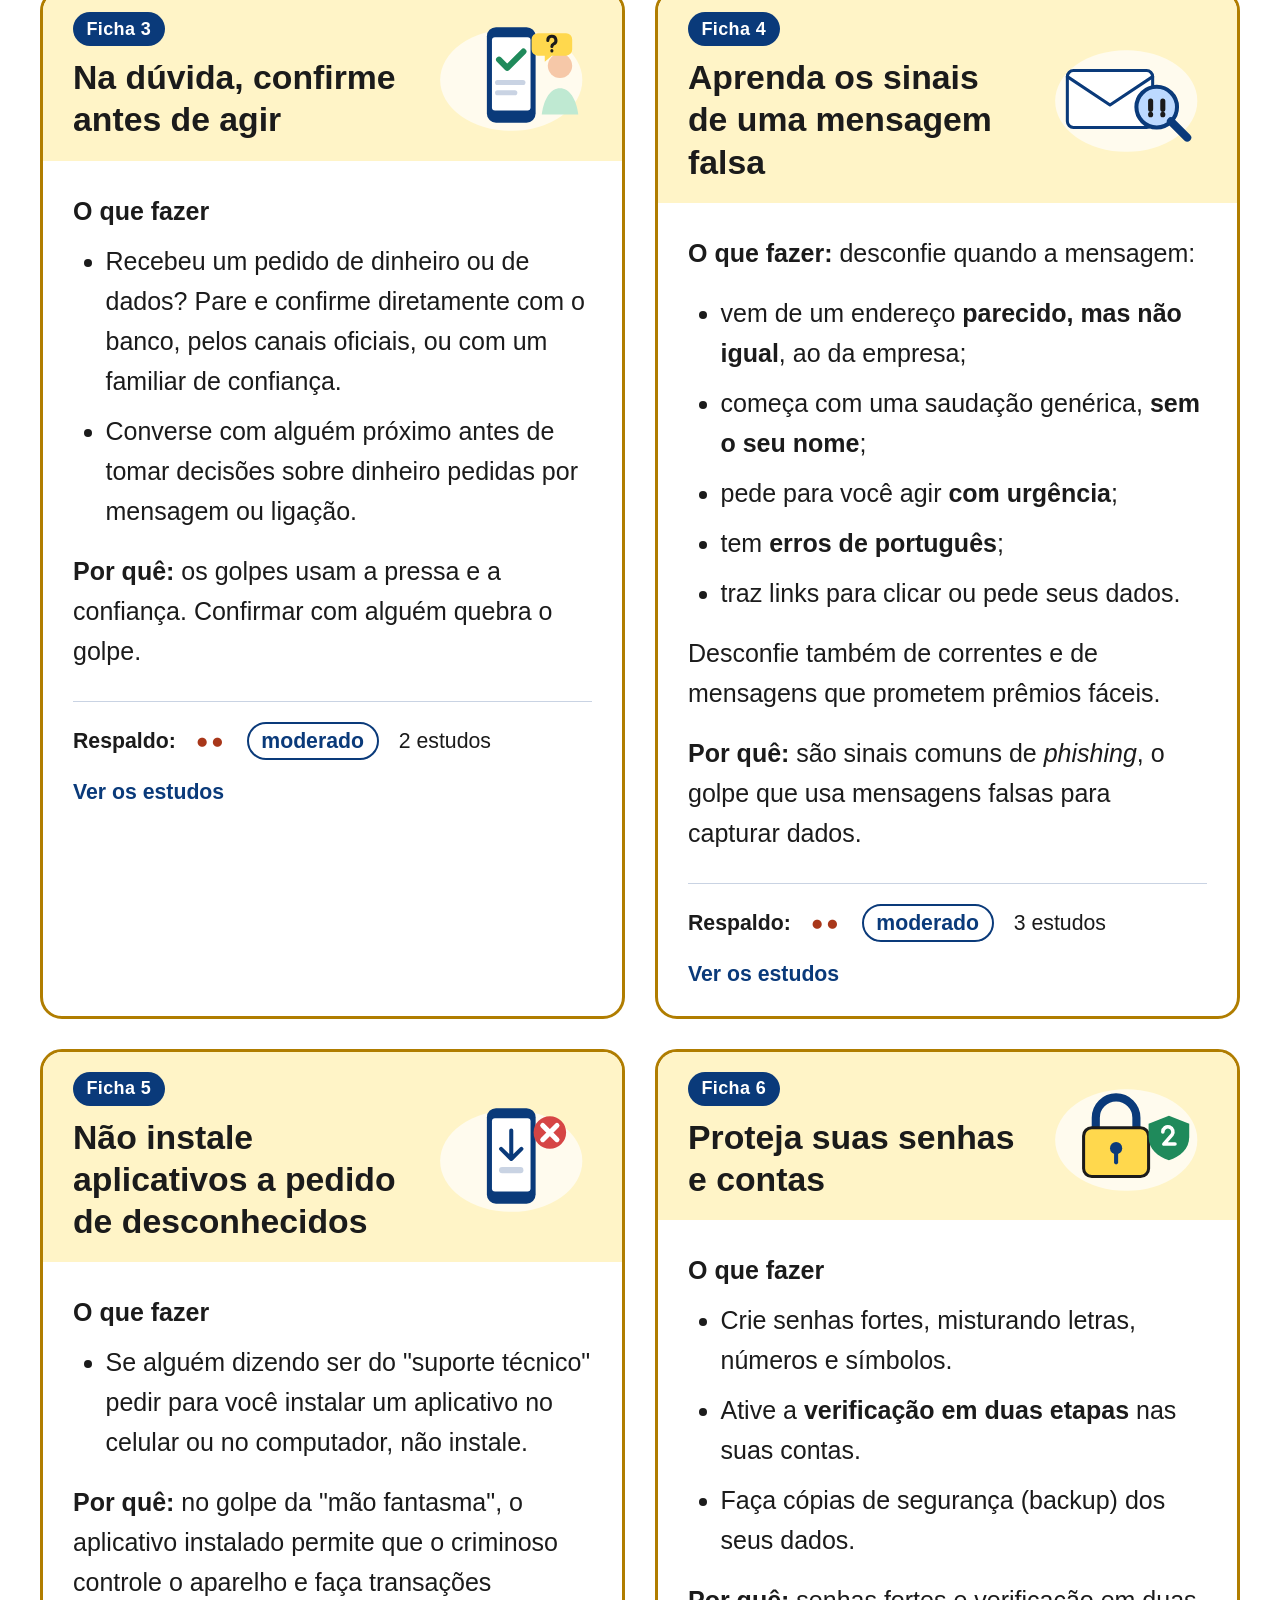
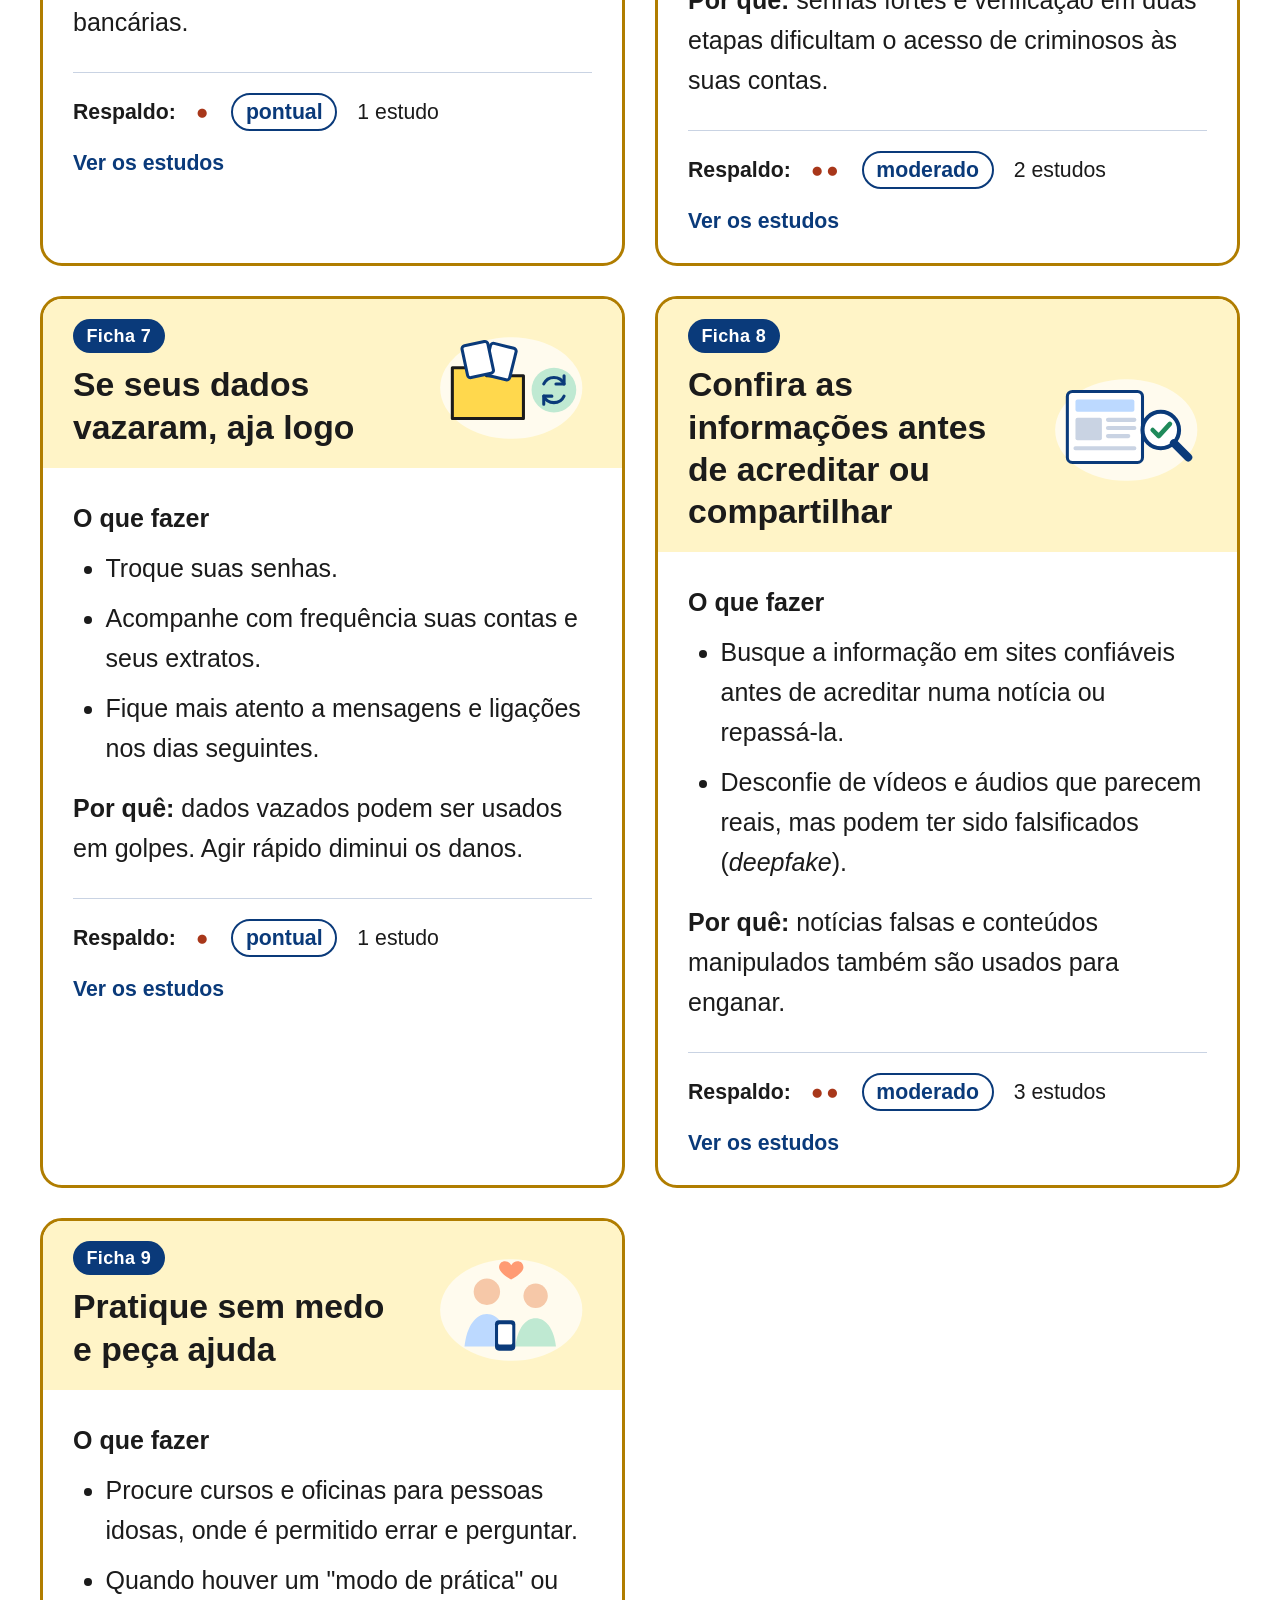
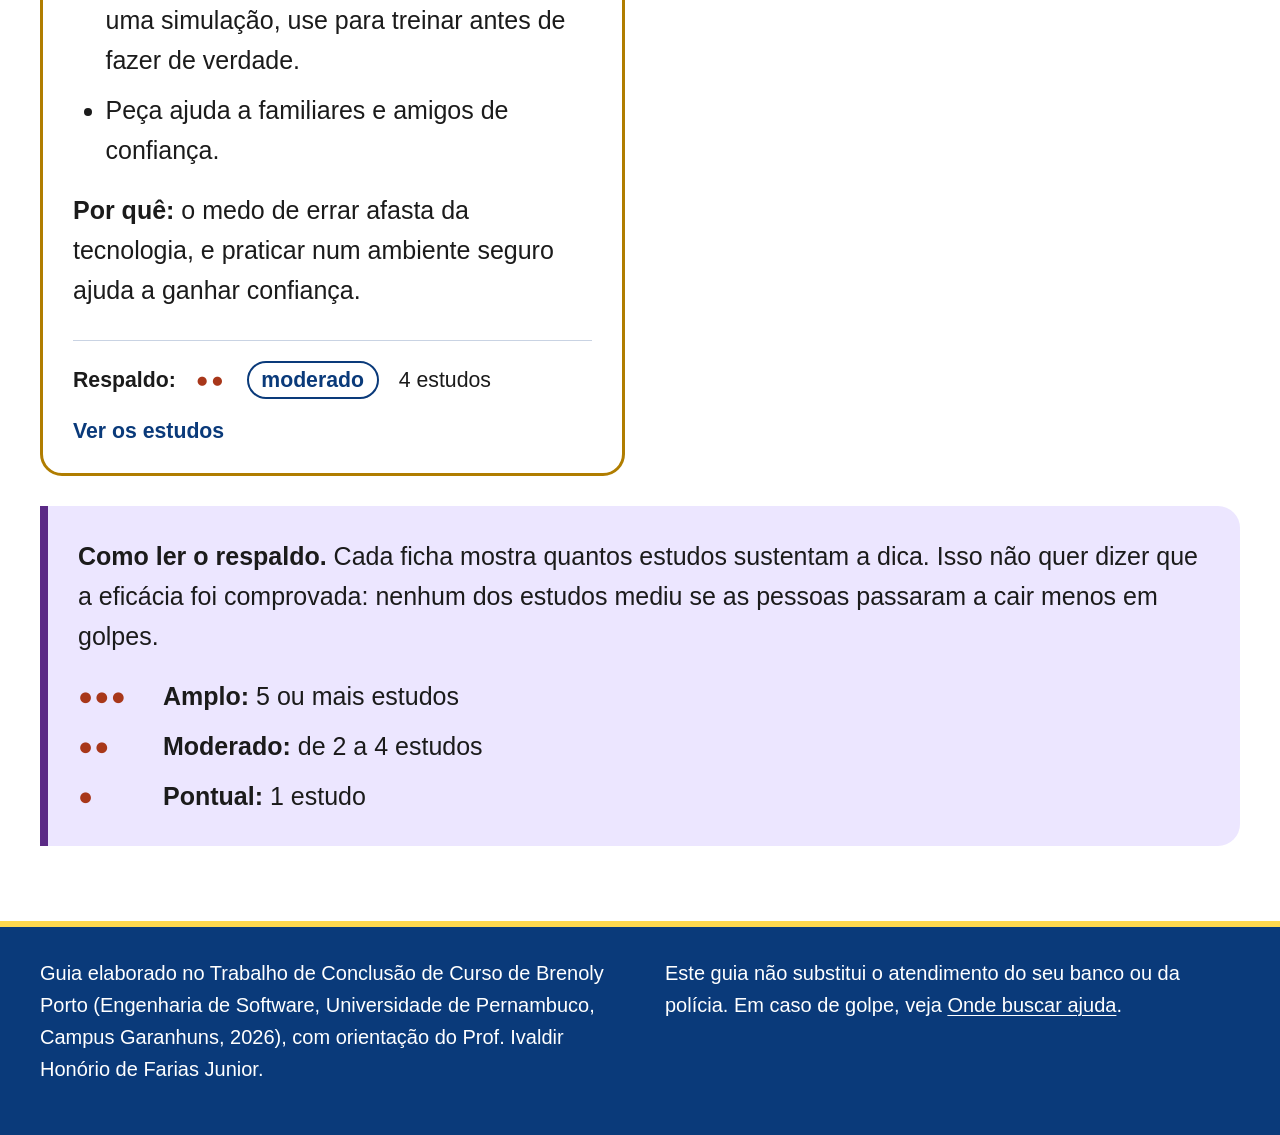
<file: pessoa-idosa.html>
<!doctype html>
<html lang="pt-BR">
<head>
<meta charset="utf-8">
<meta name="viewport" content="width=device-width, initial-scale=1">
<title>Para você, pessoa idosa | Navega Seguro</title>
<meta name="description" content="Dicas simples para reconhecer golpes digitais e se proteger.">
<link rel="icon" href="data:image/svg+xml,%3Csvg xmlns='http://www.w3.org/2000/svg' viewBox='0 0 64 64'%3E%3Cpath d='M32 4 8 13v17c0 15 10 26 24 30 14-4 24-15 24-30V13z' fill='%230a3a7a'/%3E%3Cpath d='m21 32 8 8 15-16' stroke='%23fff' stroke-width='6' fill='none' stroke-linecap='round' stroke-linejoin='round'/%3E%3C/svg%3E">
<link rel="stylesheet" href="assets/css/style.css">
<script src="assets/js/main.js"></script>
</head>
<body class="tema-a">
<a class="pular" href="#conteudo">Pular para o conteúdo</a>
<header class="topo">
  <div class="contem">
    <div class="topo-linha">
      <a class="marca" href="index.html"><svg class="escudo" viewBox="0 0 64 64" aria-hidden="true" focusable="false"><path d="M32 4 8 13v17c0 15 10 26 24 30 14-4 24-15 24-30V13z"/><path class="visto" d="m21 32 8 8 15-16"/></svg><span class="marca-texto"><strong>Navega Seguro</strong><span>Guia contra golpes digitais</span></span></a>
      <div class="ferramentas" role="group" aria-label="Ajustes de leitura">
        <button type="button" id="letra-menor" aria-label="Diminuir a letra">A−<span class="longo">Letra menor</span></button>
        <button type="button" id="letra-maior" aria-label="Aumentar a letra">A+<span class="longo">Letra maior</span></button>
        <button type="button" id="contraste" aria-pressed="false"><span class="longo">Alto contraste</span><span class="curto">Contraste</span></button>
        <button type="button" id="imprimir">Imprimir</button>
      </div>
    </div>
    <button type="button" class="menu-alternar" id="abrir-menu" aria-expanded="false" aria-controls="menu-principal"><svg class="menu-icone" viewBox="0 0 64 64" aria-hidden="true" focusable="false"><path d="M10 18h44M10 32h44M10 46h44"/></svg><span>Menu</span><span class="menu-dica">Toque aqui para abrir</span></button>
    <nav class="menu" id="menu-principal" aria-label="Menu principal"><ul><li><a class="menu-botao" href="index.html"><svg class="menu-icone" viewBox="0 0 64 64" aria-hidden="true" focusable="false"><path d="M24 34V12a5 5 0 0 1 10 0v18M34 28v-4a5 5 0 0 1 10 0v6M44 28a5 5 0 0 1 10 0v12c0 10-7 18-17 18h-3c-7 0-11-3-15-9l-8-12a5 5 0 0 1 8-6l5 6"/></svg><span>Início</span></a></li><li><a class="menu-botao" href="e-agora.html"><svg class="menu-icone" viewBox="0 0 64 64" aria-hidden="true" focusable="false"><path d="M24 34V12a5 5 0 0 1 10 0v18M34 28v-4a5 5 0 0 1 10 0v6M44 28a5 5 0 0 1 10 0v12c0 10-7 18-17 18h-3c-7 0-11-3-15-9l-8-12a5 5 0 0 1 8-6l5 6"/></svg><span>Recebi algo suspeito</span></a></li><li><a class="menu-botao" href="pessoa-idosa.html" aria-current="page"><svg class="menu-icone" viewBox="0 0 64 64" aria-hidden="true" focusable="false"><path d="M24 34V12a5 5 0 0 1 10 0v18M34 28v-4a5 5 0 0 1 10 0v6M44 28a5 5 0 0 1 10 0v12c0 10-7 18-17 18h-3c-7 0-11-3-15-9l-8-12a5 5 0 0 1 8-6l5 6"/></svg><span>Para você, pessoa idosa</span></a></li><li><a class="menu-botao" href="quem-ensina.html"><svg class="menu-icone" viewBox="0 0 64 64" aria-hidden="true" focusable="false"><path d="M24 34V12a5 5 0 0 1 10 0v18M34 28v-4a5 5 0 0 1 10 0v6M44 28a5 5 0 0 1 10 0v12c0 10-7 18-17 18h-3c-7 0-11-3-15-9l-8-12a5 5 0 0 1 8-6l5 6"/></svg><span>Para quem ensina</span></a></li><li><a class="menu-botao" href="desenvolvedores.html"><svg class="menu-icone" viewBox="0 0 64 64" aria-hidden="true" focusable="false"><path d="M24 34V12a5 5 0 0 1 10 0v18M34 28v-4a5 5 0 0 1 10 0v6M44 28a5 5 0 0 1 10 0v12c0 10-7 18-17 18h-3c-7 0-11-3-15-9l-8-12a5 5 0 0 1 8-6l5 6"/></svg><span>Para quem desenvolve</span></a></li><li><a class="menu-botao" href="quiz.html"><svg class="menu-icone" viewBox="0 0 64 64" aria-hidden="true" focusable="false"><path d="M24 34V12a5 5 0 0 1 10 0v18M34 28v-4a5 5 0 0 1 10 0v6M44 28a5 5 0 0 1 10 0v12c0 10-7 18-17 18h-3c-7 0-11-3-15-9l-8-12a5 5 0 0 1 8-6l5 6"/></svg><span>Quiz</span></a></li><li><a class="menu-botao" href="ajuda.html"><svg class="menu-icone" viewBox="0 0 64 64" aria-hidden="true" focusable="false"><path d="M24 34V12a5 5 0 0 1 10 0v18M34 28v-4a5 5 0 0 1 10 0v6M44 28a5 5 0 0 1 10 0v12c0 10-7 18-17 18h-3c-7 0-11-3-15-9l-8-12a5 5 0 0 1 8-6l5 6"/></svg><span>Onde buscar ajuda</span></a></li><li><a class="menu-botao" href="como-foi-feito.html"><svg class="menu-icone" viewBox="0 0 64 64" aria-hidden="true" focusable="false"><path d="M24 34V12a5 5 0 0 1 10 0v18M34 28v-4a5 5 0 0 1 10 0v6M44 28a5 5 0 0 1 10 0v12c0 10-7 18-17 18h-3c-7 0-11-3-15-9l-8-12a5 5 0 0 1 8-6l5 6"/></svg><span>Como o guia foi feito</span></a></li></ul></nav>
  </div>
  <p class="sr" id="aviso-ferramentas" aria-live="polite"></p>
</header>
<main id="conteudo" class="contem">

<section class="heroi"><svg class="heroi-icone" viewBox="0 0 64 64" aria-hidden="true" focusable="false"><path d="M32 30a10 10 0 1 0 0-20 10 10 0 0 0 0 20z"/><path d="M12 54c2-11 10-17 20-17s18 6 20 17"/></svg><div class="heroi-texto"><h1>Para você, pessoa idosa</h1><p class="lead">Nove dicas para reconhecer golpes e proteger seu dinheiro e seus dados. Leia com calma e, se quiser, imprima.</p></div></section>
<div class="atalhos nao-imprimir"><a class="botao cheio botao-dica" href="quiz.html"><svg class="mao" viewBox="0 0 64 64" aria-hidden="true" focusable="false"><path d="M24 34V12a5 5 0 0 1 10 0v18M34 28v-4a5 5 0 0 1 10 0v6M44 28a5 5 0 0 1 10 0v12c0 10-7 18-17 18h-3c-7 0-11-3-15-9l-8-12a5 5 0 0 1 8-6l5 6"/></svg><span class="botao-textos"><span class="botao-texto">Treinar com o quiz</span><span class="clique">Clique ou toque aqui</span></span></a><a class="botao botao-dica" href="ajuda.html"><svg class="mao" viewBox="0 0 64 64" aria-hidden="true" focusable="false"><path d="M24 34V12a5 5 0 0 1 10 0v18M34 28v-4a5 5 0 0 1 10 0v6M44 28a5 5 0 0 1 10 0v12c0 10-7 18-17 18h-3c-7 0-11-3-15-9l-8-12a5 5 0 0 1 8-6l5 6"/></svg><span class="botao-textos"><span class="botao-texto">Caí num golpe. E agora?</span><span class="clique">Clique ou toque aqui</span></span></a></div>
<div class="fichas"><article class="ficha" id="ficha-1" aria-labelledby="t-ficha-1"><header class="ficha-topo"><div class="ficha-titulo"><span class="num">Ficha 1</span><h2 id="t-ficha-1">Desconfie de links que você não conhece</h2></div><svg class="ficha-ilustra" viewBox="0 0 160 120" aria-hidden="true" focusable="false"><ellipse cx="80" cy="64" rx="70" ry="50" class="c-fundo"/><rect x="56" y="12" width="48" height="94" rx="9" class="c-navy"/><rect x="61" y="22" width="38" height="72" rx="3" class="c-branco"/><rect x="64" y="32" width="32" height="22" rx="6" class="c-ceu"/><rect x="67" y="39" width="13" height="8" rx="4" class="s-navy"/><rect x="80" y="39" width="13" height="8" rx="4" class="s-navy"/><rect x="64" y="60" width="24" height="5" rx="2.5" class="c-cinza"/><rect x="64" y="70" width="18" height="5" rx="2.5" class="c-cinza"/><path d="M124 28l20 35h-40z" class="c-sol s-escuro-fino"/><path d="M124 40v11M124 57v.5" class="s-escuro"/></svg></header><div class="ficha-corpo"><p class="campo campo-rotulo">O que fazer</p><ul><li>Não clique em links recebidos por mensagem, e-mail ou rede social se você não esperava recebê-los.</li><li>Antes de digitar dados num site, confira se ele é mesmo o site oficial da empresa.</li></ul><p class="campo"><span class="campo-rotulo">Por quê:</span> links em mensagens falsas podem levar a sites que imitam empresas verdadeiras para roubar seus dados.</p></div><footer class="ficha-base"><div class="respaldo"><span class="campo-rotulo">Respaldo:</span><span class="pontos" aria-hidden="true">●●</span><span class="selo">moderado</span><span>3 estudos</span></div><details><summary>Ver os estudos</summary><ul><li>Costa et al. (2025)</li><li>Paula et al. (2025)</li><li>Silva, Barboza e Andrade (2025)</li></ul><p class="codigos">Códigos no TCC (Apêndice A): P35, P67, P55</p></details></footer></article><article class="ficha" id="ficha-2" aria-labelledby="t-ficha-2"><header class="ficha-topo"><div class="ficha-titulo"><span class="num">Ficha 2</span><h2 id="t-ficha-2">O banco não pede sua senha</h2></div><svg class="ficha-ilustra" viewBox="0 0 160 120" aria-hidden="true" focusable="false"><ellipse cx="80" cy="64" rx="70" ry="50" class="c-fundo"/><rect x="56" y="12" width="48" height="94" rx="9" class="c-navy"/><rect x="61" y="22" width="38" height="72" rx="3" class="c-branco"/><circle cx="80" cy="44" r="10" class="c-ceu"/><path d="M75 44h10M80 39v10" class="s-navy-fino"/><rect x="66" y="62" width="28" height="9" rx="4.5" class="c-verm-claro"/><rect x="66" y="76" width="28" height="9" rx="4.5" class="c-verde-claro"/><path d="M14 34h40a8 8 0 0 1 8 8v14a8 8 0 0 1-8 8H32l-9 8v-8h-9a8 8 0 0 1-8-8V42a8 8 0 0 1 8-8z" class="c-branco s-navy-fino"/><path d="M20 49h3M29 49h3M38 49h3M47 49h3" class="s-escuro"/><circle cx="34" cy="49" r="21" class="s-verm"/><path d="M19 64l30-30" class="s-verm"/></svg></header><div class="ficha-corpo"><p class="campo campo-rotulo">O que fazer</p><ul><li>Nunca informe sua senha ou seus dados pessoais por telefone.</li><li>Se alguém ligar dizendo ser do banco e pedir para você fazer uma transferência "para proteger sua conta", desligue.</li></ul><p class="campo"><span class="campo-rotulo">Por quê:</span> no golpe da falsa central telefônica, criminosos imitam o atendimento do banco para convencer a pessoa a transferir dinheiro.</p></div><footer class="ficha-base"><div class="respaldo"><span class="campo-rotulo">Respaldo:</span><span class="pontos" aria-hidden="true">●●</span><span class="selo">moderado</span><span>2 estudos</span></div><details><summary>Ver os estudos</summary><ul><li>Costa et al. (2025)</li><li>Maragno e Yamazato (2026)</li></ul><p class="codigos">Códigos no TCC (Apêndice A): P36, P94</p></details></footer></article><article class="ficha" id="ficha-3" aria-labelledby="t-ficha-3"><header class="ficha-topo"><div class="ficha-titulo"><span class="num">Ficha 3</span><h2 id="t-ficha-3">Na dúvida, confirme antes de agir</h2></div><svg class="ficha-ilustra" viewBox="0 0 160 120" aria-hidden="true" focusable="false"><ellipse cx="80" cy="64" rx="70" ry="50" class="c-fundo"/><rect x="56" y="12" width="48" height="94" rx="9" class="c-navy"/><rect x="61" y="22" width="38" height="72" rx="3" class="c-branco"/><path d="M68 44l8 8 16-16" class="s-verde"/><rect x="64" y="64" width="30" height="5" rx="2.5" class="c-cinza"/><rect x="64" y="74" width="22" height="5" rx="2.5" class="c-cinza"/><circle cx="128" cy="50" r="12" class="c-pessego"/><path d="M110 98c2-16 9-26 18-26s16 10 18 26z" class="c-menta"/><path d="M106 18h28a6 6 0 0 1 6 6v10a6 6 0 0 1-6 6h-14l-7 6v-6h-7a6 6 0 0 1-6-6V24a6 6 0 0 1 6-6z" class="c-sol"/><path d="M116 25a4 4 0 1 1 5.5 3.7c-1 .5-1.5 1.3-1.5 2.4M120 35v.5" class="s-escuro-fino"/></svg></header><div class="ficha-corpo"><p class="campo campo-rotulo">O que fazer</p><ul><li>Recebeu um pedido de dinheiro ou de dados? Pare e confirme diretamente com o banco, pelos canais oficiais, ou com um familiar de confiança.</li><li>Converse com alguém próximo antes de tomar decisões sobre dinheiro pedidas por mensagem ou ligação.</li></ul><p class="campo"><span class="campo-rotulo">Por quê:</span> os golpes usam a pressa e a confiança. Confirmar com alguém quebra o golpe.</p></div><footer class="ficha-base"><div class="respaldo"><span class="campo-rotulo">Respaldo:</span><span class="pontos" aria-hidden="true">●●</span><span class="selo">moderado</span><span>2 estudos</span></div><details><summary>Ver os estudos</summary><ul><li>Costa et al. (2025)</li><li>Silva, Barboza e Andrade (2025)</li></ul><p class="codigos">Códigos no TCC (Apêndice A): P37, P56</p></details></footer></article><article class="ficha" id="ficha-4" aria-labelledby="t-ficha-4"><header class="ficha-topo"><div class="ficha-titulo"><span class="num">Ficha 4</span><h2 id="t-ficha-4">Aprenda os sinais de uma mensagem falsa</h2></div><svg class="ficha-ilustra" viewBox="0 0 160 120" aria-hidden="true" focusable="false"><ellipse cx="80" cy="64" rx="70" ry="50" class="c-fundo"/><rect x="22" y="34" width="84" height="56" rx="6" class="c-branco s-navy-fino"/><path d="M22 40l42 28 42-28" class="s-navy-fino"/><circle cx="110" cy="70" r="20" class="c-ceu s-navy"/><path d="M124 84l16 16" class="s-navy-grosso"/><path d="M104 64v8M104 77v.5" class="s-escuro"/><path d="M116 64v8M116 77v.5" class="s-escuro"/></svg></header><div class="ficha-corpo"><p class="campo"><span class="campo-rotulo">O que fazer:</span> desconfie quando a mensagem:</p><ul><li>vem de um endereço <strong>parecido, mas não igual</strong>, ao da empresa;</li><li>começa com uma saudação genérica, <strong>sem o seu nome</strong>;</li><li>pede para você agir <strong>com urgência</strong>;</li><li>tem <strong>erros de português</strong>;</li><li>traz links para clicar ou pede seus dados.</li></ul><p>Desconfie também de correntes e de mensagens que prometem prêmios fáceis.</p><p class="campo"><span class="campo-rotulo">Por quê:</span> são sinais comuns de <em>phishing</em>, o golpe que usa mensagens falsas para capturar dados.</p></div><footer class="ficha-base"><div class="respaldo"><span class="campo-rotulo">Respaldo:</span><span class="pontos" aria-hidden="true">●●</span><span class="selo">moderado</span><span>3 estudos</span></div><details><summary>Ver os estudos</summary><ul><li>Silva, Barboza e Andrade (2025)</li><li>Carvalho et al. (2025)</li><li>Costa et al. (2025)</li></ul><p class="codigos">Códigos no TCC (Apêndice A): P55, P17, P58, R11</p></details></footer></article><article class="ficha" id="ficha-5" aria-labelledby="t-ficha-5"><header class="ficha-topo"><div class="ficha-titulo"><span class="num">Ficha 5</span><h2 id="t-ficha-5">Não instale aplicativos a pedido de desconhecidos</h2></div><svg class="ficha-ilustra" viewBox="0 0 160 120" aria-hidden="true" focusable="false"><ellipse cx="80" cy="64" rx="70" ry="50" class="c-fundo"/><rect x="56" y="12" width="48" height="94" rx="9" class="c-navy"/><rect x="61" y="22" width="38" height="72" rx="3" class="c-branco"/><path d="M80 34v28M70 52l10 10 10-10" class="s-navy"/><rect x="68" y="70" width="24" height="6" rx="3" class="c-cinza"/><circle cx="118" cy="36" r="16" class="c-verm"/><path d="M111 29l14 14M125 29l-14 14" class="s-branco"/></svg></header><div class="ficha-corpo"><p class="campo campo-rotulo">O que fazer</p><ul><li>Se alguém dizendo ser do "suporte técnico" pedir para você instalar um aplicativo no celular ou no computador, não instale.</li></ul><p class="campo"><span class="campo-rotulo">Por quê:</span> no golpe da "mão fantasma", o aplicativo instalado permite que o criminoso controle o aparelho e faça transações bancárias.</p></div><footer class="ficha-base"><div class="respaldo"><span class="campo-rotulo">Respaldo:</span><span class="pontos" aria-hidden="true">●</span><span class="selo">pontual</span><span>1 estudo</span></div><details><summary>Ver os estudos</summary><ul><li>Maragno e Yamazato (2026)</li></ul><p class="codigos">Códigos no TCC (Apêndice A): P95</p></details></footer></article><article class="ficha" id="ficha-6" aria-labelledby="t-ficha-6"><header class="ficha-topo"><div class="ficha-titulo"><span class="num">Ficha 6</span><h2 id="t-ficha-6">Proteja suas senhas e contas</h2></div><svg class="ficha-ilustra" viewBox="0 0 160 120" aria-hidden="true" focusable="false"><ellipse cx="80" cy="64" rx="70" ry="50" class="c-fundo"/><path d="M50 54V42a20 20 0 0 1 40 0v12" class="s-navy-grosso"/><rect x="38" y="52" width="64" height="48" rx="8" class="c-sol s-escuro-fino"/><circle cx="70" cy="72" r="6" class="c-navy"/><path d="M70 76v10" class="s-navy"/><path d="M122 40l20 8v13c0 12-9 19-20 23-11-4-20-11-20-23V48z" class="c-verde"/><path d="M116 56a5 5 0 1 1 9 3l-8 9h11" class="s-branco-fino"/></svg></header><div class="ficha-corpo"><p class="campo campo-rotulo">O que fazer</p><ul><li>Crie senhas fortes, misturando letras, números e símbolos.</li><li>Ative a <strong>verificação em duas etapas</strong> nas suas contas.</li><li>Faça cópias de segurança (backup) dos seus dados.</li></ul><p class="campo"><span class="campo-rotulo">Por quê:</span> senhas fortes e verificação em duas etapas dificultam o acesso de criminosos às suas contas.</p></div><footer class="ficha-base"><div class="respaldo"><span class="campo-rotulo">Respaldo:</span><span class="pontos" aria-hidden="true">●●</span><span class="selo">moderado</span><span>2 estudos</span></div><details><summary>Ver os estudos</summary><ul><li>Carvalho et al. (2025)</li><li>Silva, Barboza e Andrade (2025)</li></ul><p class="codigos">Códigos no TCC (Apêndice A): P18, P19, P54</p></details></footer></article><article class="ficha" id="ficha-7" aria-labelledby="t-ficha-7"><header class="ficha-topo"><div class="ficha-titulo"><span class="num">Ficha 7</span><h2 id="t-ficha-7">Se seus dados vazaram, aja logo</h2></div><svg class="ficha-ilustra" viewBox="0 0 160 120" aria-hidden="true" focusable="false"><ellipse cx="80" cy="64" rx="70" ry="50" class="c-fundo"/><path d="M22 44h26l8 8h36v42H22z" class="c-sol s-escuro-fino"/><rect x="56" y="22" width="26" height="32" rx="3" class="c-branco s-navy-fino" transform="rotate(14 69 38)"/><rect x="34" y="20" width="26" height="32" rx="3" class="c-branco s-navy-fino" transform="rotate(-12 47 36)"/><circle cx="122" cy="66" r="22" class="c-menta"/><path d="M112 60a11 11 0 0 1 20 0M132 72a11 11 0 0 1-20 0" class="s-navy-fino"/><path d="M132 52v8h-8M112 80v-8h8" class="s-navy-fino"/></svg></header><div class="ficha-corpo"><p class="campo campo-rotulo">O que fazer</p><ul><li>Troque suas senhas.</li><li>Acompanhe com frequência suas contas e seus extratos.</li><li>Fique mais atento a mensagens e ligações nos dias seguintes.</li></ul><p class="campo"><span class="campo-rotulo">Por quê:</span> dados vazados podem ser usados em golpes. Agir rápido diminui os danos.</p></div><footer class="ficha-base"><div class="respaldo"><span class="campo-rotulo">Respaldo:</span><span class="pontos" aria-hidden="true">●</span><span class="selo">pontual</span><span>1 estudo</span></div><details><summary>Ver os estudos</summary><ul><li>Oliveira e Silva (2025)</li></ul><p class="codigos">Códigos no TCC (Apêndice A): P82</p></details></footer></article><article class="ficha" id="ficha-8" aria-labelledby="t-ficha-8"><header class="ficha-topo"><div class="ficha-titulo"><span class="num">Ficha 8</span><h2 id="t-ficha-8">Confira as informações antes de acreditar ou compartilhar</h2></div><svg class="ficha-ilustra" viewBox="0 0 160 120" aria-hidden="true" focusable="false"><ellipse cx="80" cy="64" rx="70" ry="50" class="c-fundo"/><rect x="22" y="26" width="74" height="70" rx="5" class="c-branco s-navy-fino"/><rect x="30" y="34" width="58" height="12" rx="2" class="c-ceu"/><rect x="30" y="52" width="26" height="22" rx="2" class="c-cinza"/><path d="M62 54h26M62 62h26M62 70h20M30 82h58" class="s-cinza"/><circle cx="114" cy="64" r="18" class="c-branco s-navy"/><path d="M106 64l6 6 11-12" class="s-verde-fino"/><path d="M127 77l14 14" class="s-navy-grosso"/></svg></header><div class="ficha-corpo"><p class="campo campo-rotulo">O que fazer</p><ul><li>Busque a informação em sites confiáveis antes de acreditar numa notícia ou repassá-la.</li><li>Desconfie de vídeos e áudios que parecem reais, mas podem ter sido falsificados (<em>deepfake</em>).</li></ul><p class="campo"><span class="campo-rotulo">Por quê:</span> notícias falsas e conteúdos manipulados também são usados para enganar.</p></div><footer class="ficha-base"><div class="respaldo"><span class="campo-rotulo">Respaldo:</span><span class="pontos" aria-hidden="true">●●</span><span class="selo">moderado</span><span>3 estudos</span></div><details><summary>Ver os estudos</summary><ul><li>Carvalho et al. (2025)</li><li>Verhalen, Silva e Rodrigues (2025)</li><li>Bernardo et al. (2024)</li></ul><p class="codigos">Códigos no TCC (Apêndice A): P16, P17, P43, P44, P85</p></details></footer></article><article class="ficha" id="ficha-9" aria-labelledby="t-ficha-9"><header class="ficha-topo"><div class="ficha-titulo"><span class="num">Ficha 9</span><h2 id="t-ficha-9">Pratique sem medo e peça ajuda</h2></div><svg class="ficha-ilustra" viewBox="0 0 160 120" aria-hidden="true" focusable="false"><ellipse cx="80" cy="64" rx="70" ry="50" class="c-fundo"/><circle cx="56" cy="46" r="13" class="c-pessego"/><path d="M34 100c2-20 11-32 22-32s20 12 22 32z" class="c-ceu"/><circle cx="104" cy="50" r="12" class="c-pessego"/><path d="M84 100c2-18 10-28 20-28s18 10 20 28z" class="c-menta"/><rect x="64" y="74" width="20" height="30" rx="4" class="c-navy"/><rect x="67" y="78" width="14" height="20" rx="1.5" class="c-branco"/><path d="M80 20c-3-6-12-5-12 2 0 6 12 12 12 12s12-6 12-12c0-7-9-8-12-2z" class="c-coral"/></svg></header><div class="ficha-corpo"><p class="campo campo-rotulo">O que fazer</p><ul><li>Procure cursos e oficinas para pessoas idosas, onde é permitido errar e perguntar.</li><li>Quando houver um "modo de prática" ou uma simulação, use para treinar antes de fazer de verdade.</li><li>Peça ajuda a familiares e amigos de confiança.</li></ul><p class="campo"><span class="campo-rotulo">Por quê:</span> o medo de errar afasta da tecnologia, e praticar num ambiente seguro ajuda a ganhar confiança.</p></div><footer class="ficha-base"><div class="respaldo"><span class="campo-rotulo">Respaldo:</span><span class="pontos" aria-hidden="true">●●</span><span class="selo">moderado</span><span>4 estudos</span></div><details><summary>Ver os estudos</summary><ul><li>Carvalho et al. (2025)</li><li>Verhalen, Silva e Rodrigues (2025)</li><li>Silva (2026)</li><li>Silva, Barboza e Andrade (2025)</li></ul><p class="codigos">Códigos no TCC (Apêndice A): P15, P41, P71, P56</p></details></footer></article></div>
<div class="aviso"><p><strong>Como ler o respaldo.</strong> Cada ficha mostra quantos estudos sustentam a dica. Isso não quer dizer que a eficácia foi comprovada: nenhum dos estudos mediu se as pessoas passaram a cair menos em golpes.</p><ul class="legenda">
<li><span class="pontos" aria-hidden="true">●●●</span> <strong>Amplo:</strong> 5 ou mais estudos</li>
<li><span class="pontos" aria-hidden="true">●●</span> <strong>Moderado:</strong> de 2 a 4 estudos</li>
<li><span class="pontos" aria-hidden="true">●</span> <strong>Pontual:</strong> 1 estudo</li>
</ul></div>

</main>
<footer class="rodape">
  <div class="contem">
    <p>Guia elaborado no Trabalho de Conclusão de Curso de Brenoly Porto (Engenharia de Software, Universidade de Pernambuco, Campus Garanhuns, 2026), com orientação do Prof. Ivaldir Honório de Farias Junior.</p>
    <p>Este guia não substitui o atendimento do seu banco ou da polícia. Em caso de golpe, veja <a href="ajuda.html">Onde buscar ajuda</a>.</p>
  </div>
</footer>

</body>
</html>
</file>
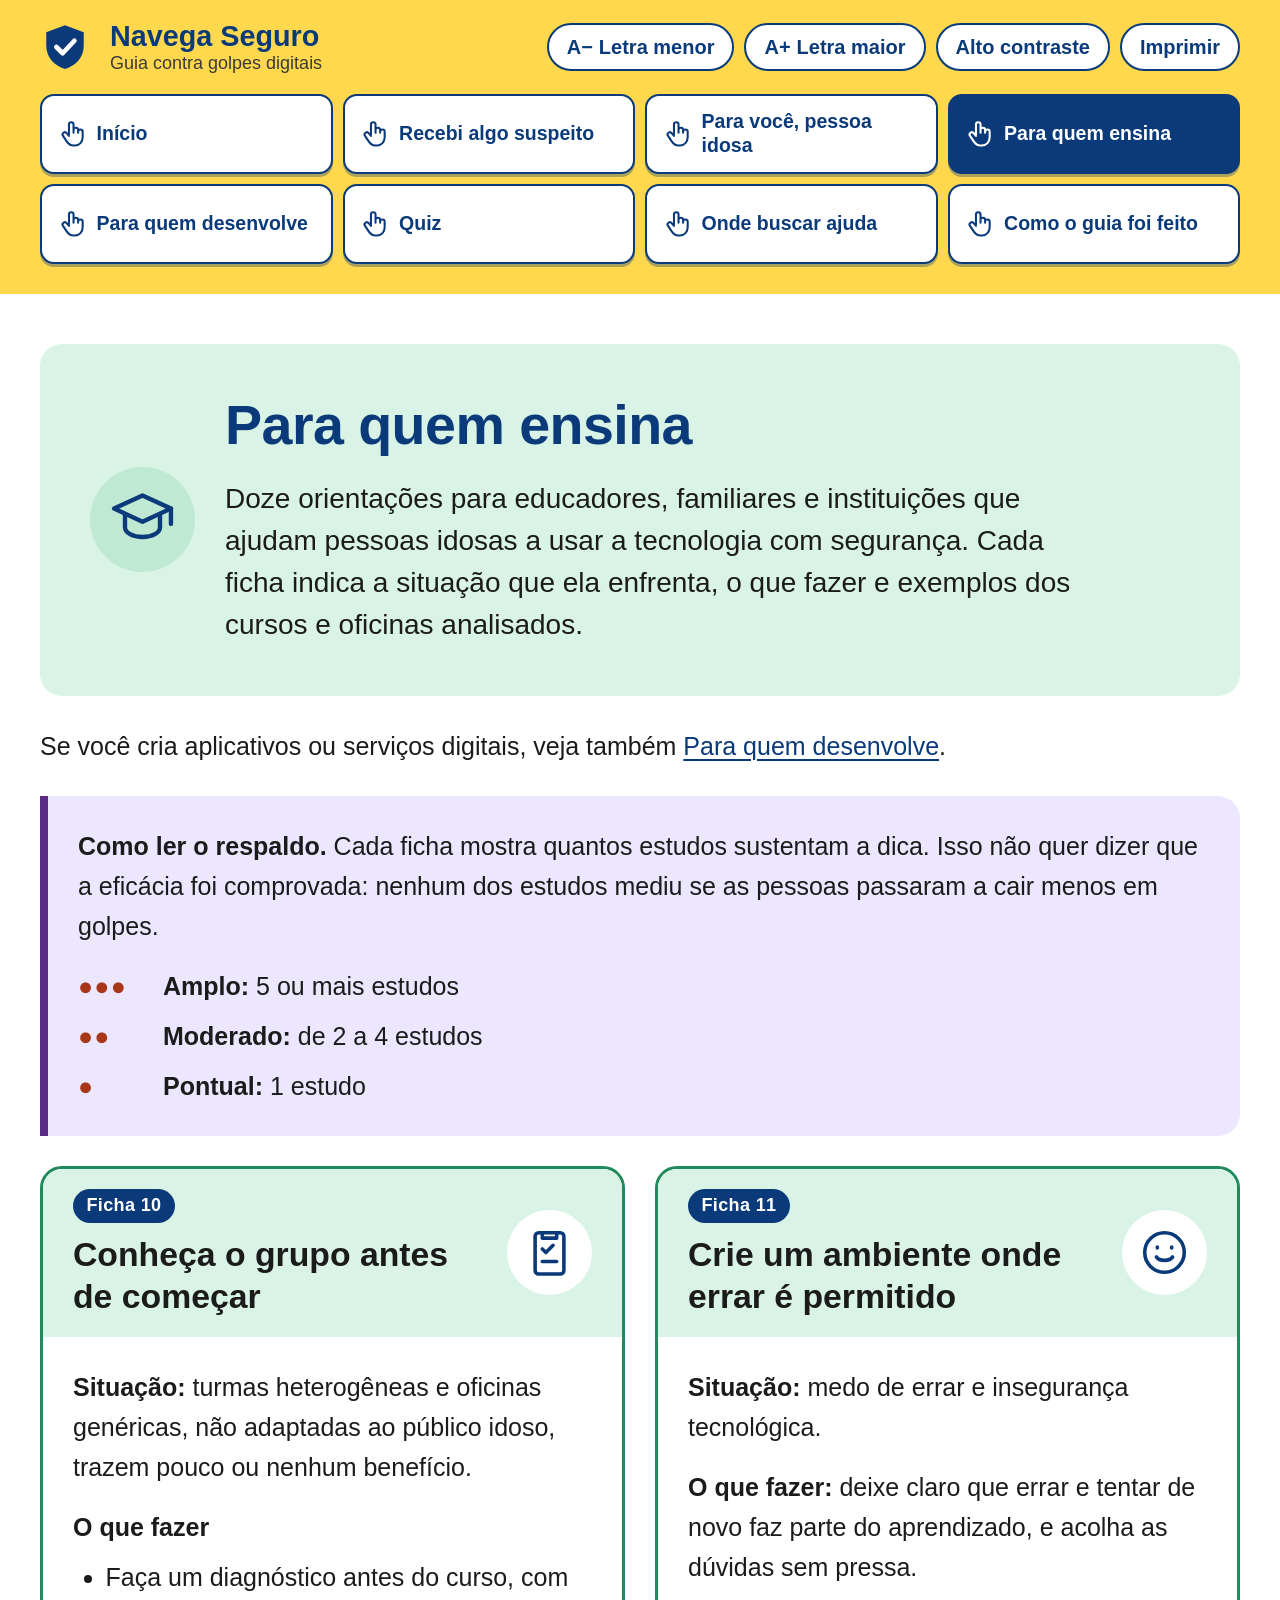
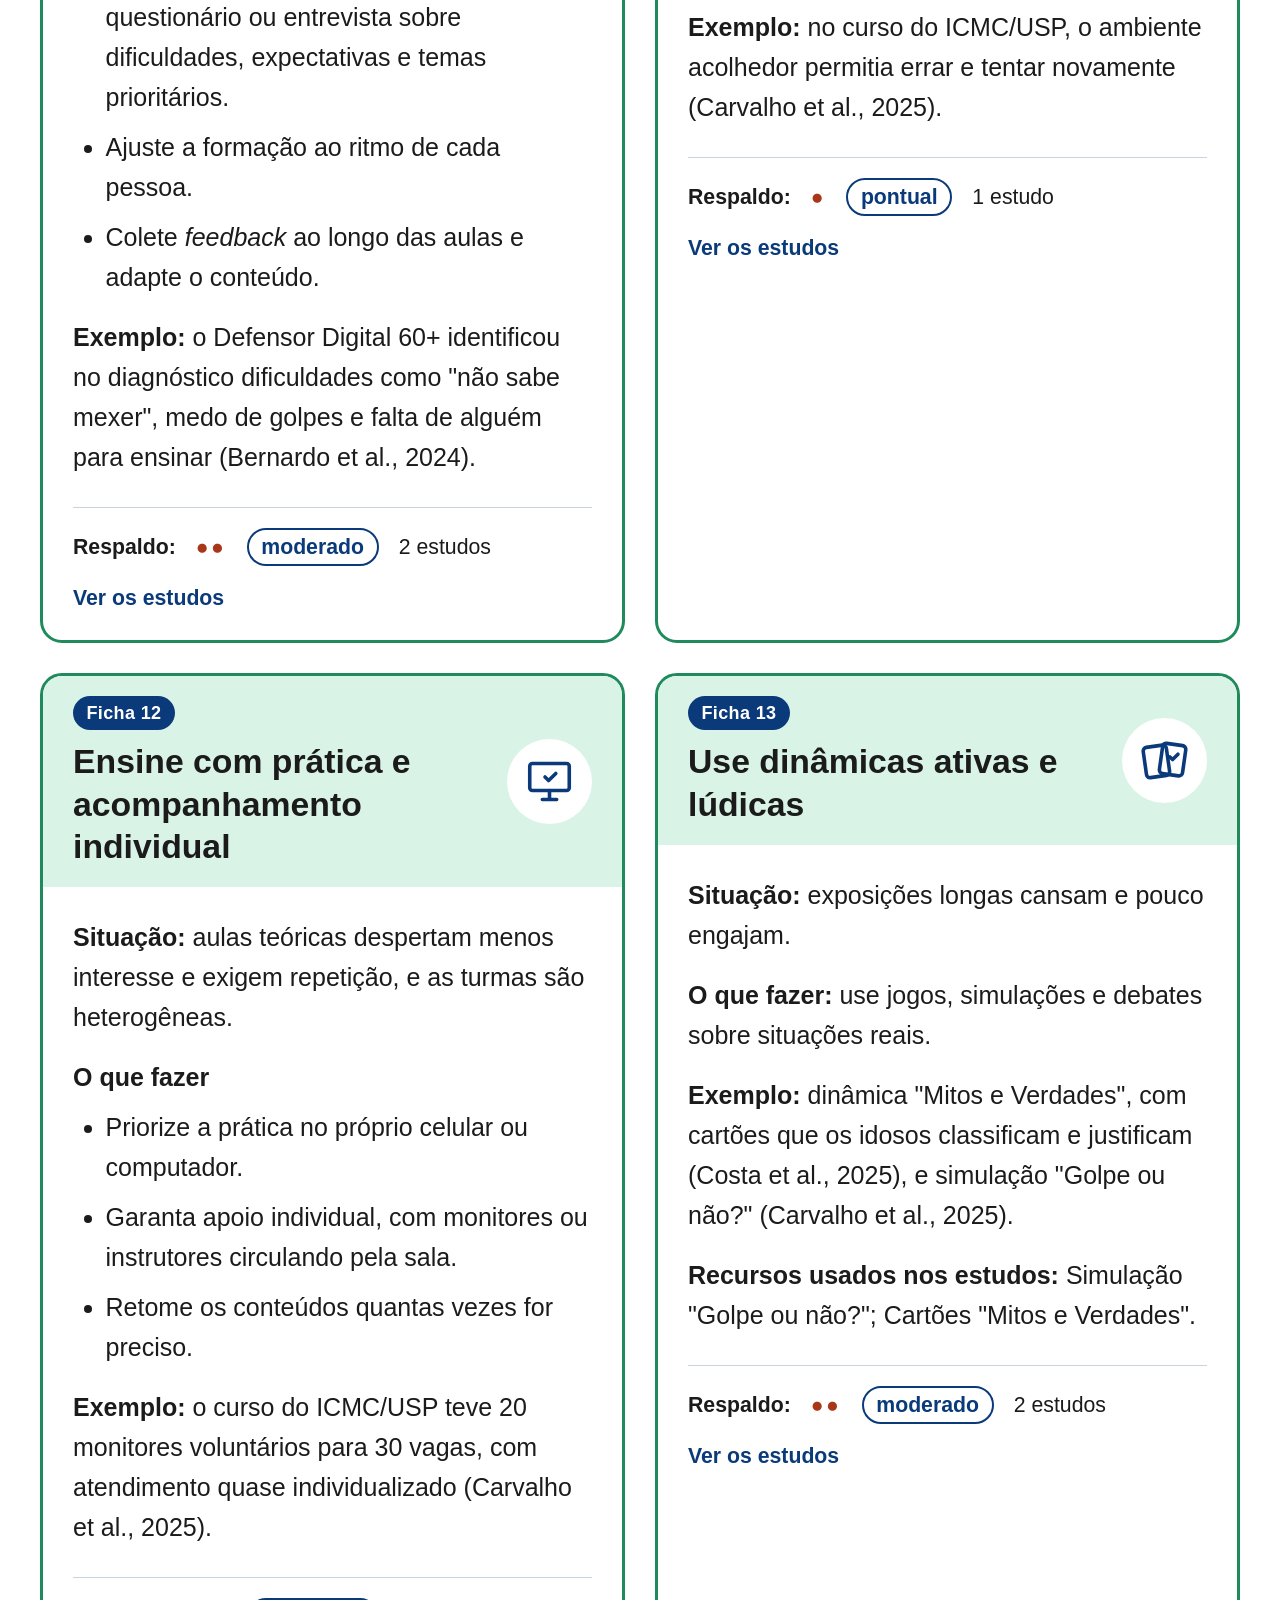
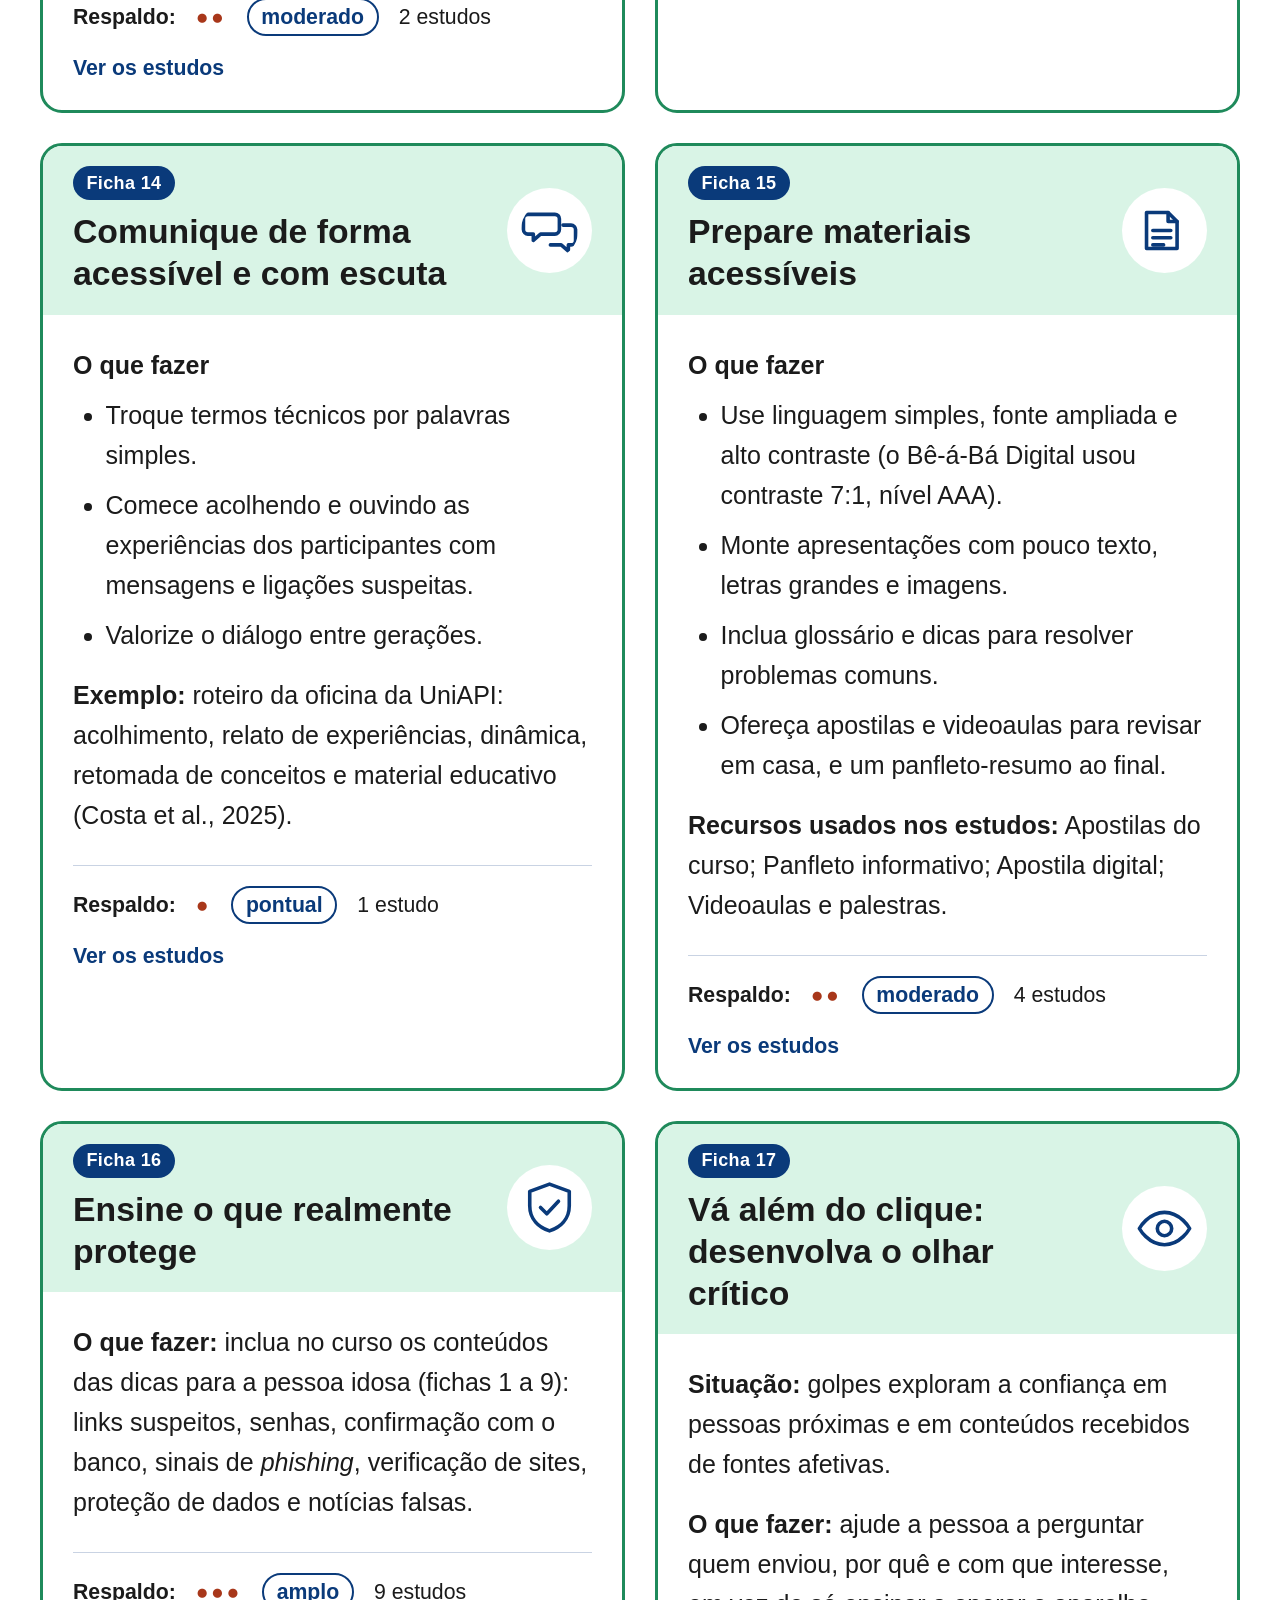
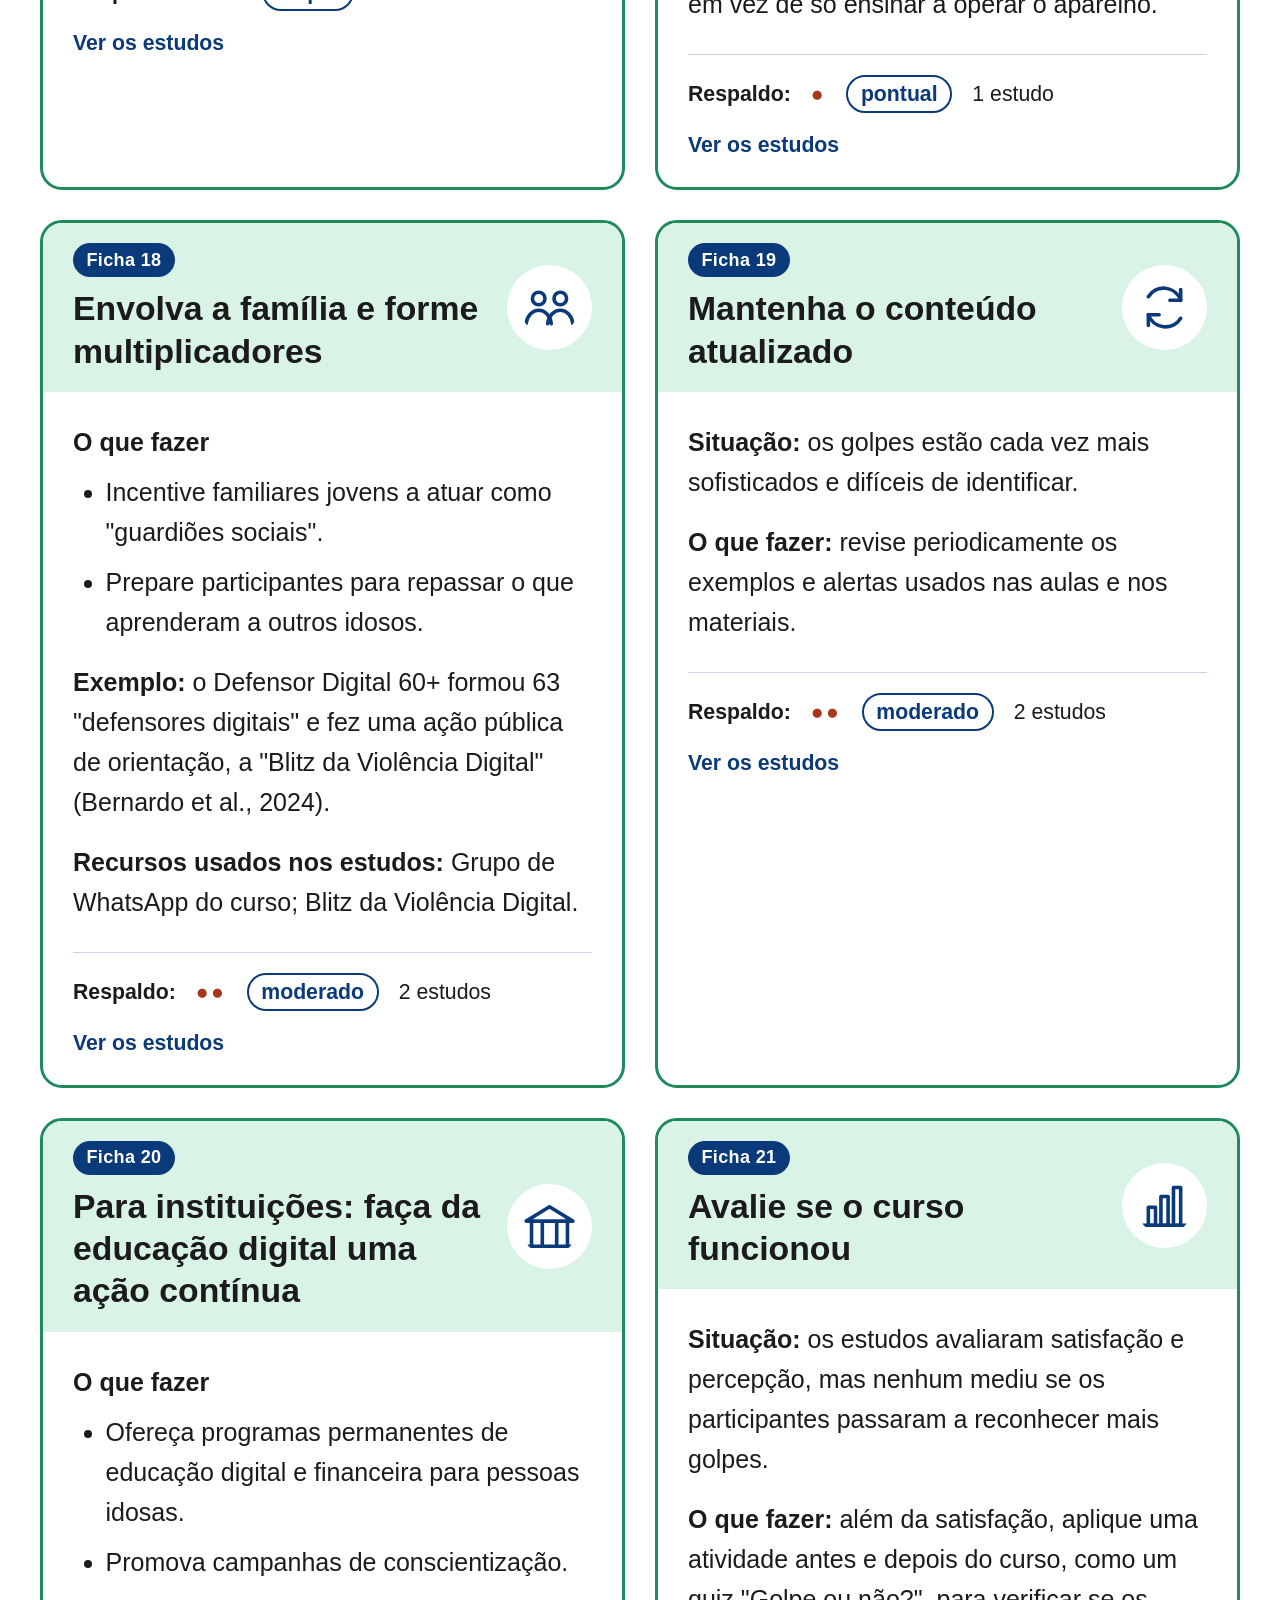
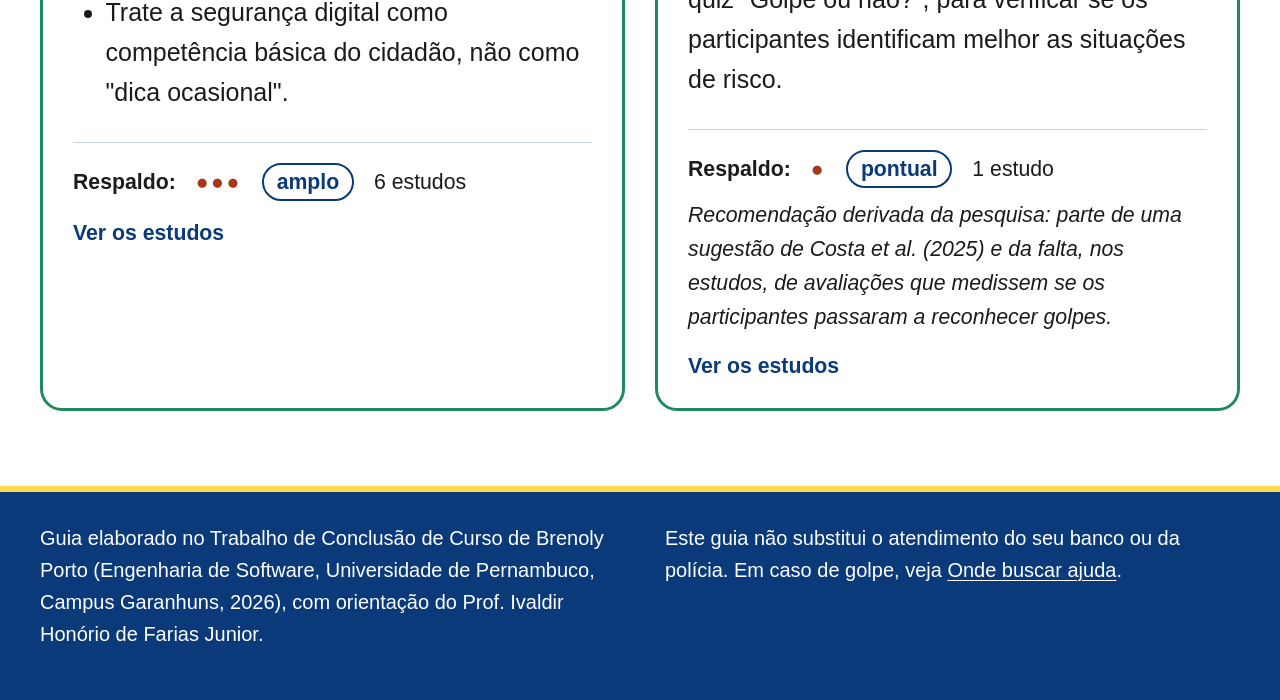
<file: quem-ensina.html>
<!doctype html>
<html lang="pt-BR">
<head>
<meta charset="utf-8">
<meta name="viewport" content="width=device-width, initial-scale=1">
<title>Para quem ensina | Navega Seguro</title>
<meta name="description" content="Orientações para educadores, familiares e instituições que ensinam pessoas idosas a se proteger de golpes digitais.">
<link rel="icon" href="data:image/svg+xml,%3Csvg xmlns='http://www.w3.org/2000/svg' viewBox='0 0 64 64'%3E%3Cpath d='M32 4 8 13v17c0 15 10 26 24 30 14-4 24-15 24-30V13z' fill='%230a3a7a'/%3E%3Cpath d='m21 32 8 8 15-16' stroke='%23fff' stroke-width='6' fill='none' stroke-linecap='round' stroke-linejoin='round'/%3E%3C/svg%3E">
<link rel="stylesheet" href="assets/css/style.css">
<script src="assets/js/main.js"></script>
</head>
<body class="tema-b">
<a class="pular" href="#conteudo">Pular para o conteúdo</a>
<header class="topo">
  <div class="contem">
    <div class="topo-linha">
      <a class="marca" href="index.html"><svg class="escudo" viewBox="0 0 64 64" aria-hidden="true" focusable="false"><path d="M32 4 8 13v17c0 15 10 26 24 30 14-4 24-15 24-30V13z"/><path class="visto" d="m21 32 8 8 15-16"/></svg><span class="marca-texto"><strong>Navega Seguro</strong><span>Guia contra golpes digitais</span></span></a>
      <div class="ferramentas" role="group" aria-label="Ajustes de leitura">
        <button type="button" id="letra-menor" aria-label="Diminuir a letra">A−<span class="longo">Letra menor</span></button>
        <button type="button" id="letra-maior" aria-label="Aumentar a letra">A+<span class="longo">Letra maior</span></button>
        <button type="button" id="contraste" aria-pressed="false"><span class="longo">Alto contraste</span><span class="curto">Contraste</span></button>
        <button type="button" id="imprimir">Imprimir</button>
      </div>
    </div>
    <button type="button" class="menu-alternar" id="abrir-menu" aria-expanded="false" aria-controls="menu-principal"><svg class="menu-icone" viewBox="0 0 64 64" aria-hidden="true" focusable="false"><path d="M10 18h44M10 32h44M10 46h44"/></svg><span>Menu</span><span class="menu-dica">Toque aqui para abrir</span></button>
    <nav class="menu" id="menu-principal" aria-label="Menu principal"><ul><li><a class="menu-botao" href="index.html"><svg class="menu-icone" viewBox="0 0 64 64" aria-hidden="true" focusable="false"><path d="M24 34V12a5 5 0 0 1 10 0v18M34 28v-4a5 5 0 0 1 10 0v6M44 28a5 5 0 0 1 10 0v12c0 10-7 18-17 18h-3c-7 0-11-3-15-9l-8-12a5 5 0 0 1 8-6l5 6"/></svg><span>Início</span></a></li><li><a class="menu-botao" href="e-agora.html"><svg class="menu-icone" viewBox="0 0 64 64" aria-hidden="true" focusable="false"><path d="M24 34V12a5 5 0 0 1 10 0v18M34 28v-4a5 5 0 0 1 10 0v6M44 28a5 5 0 0 1 10 0v12c0 10-7 18-17 18h-3c-7 0-11-3-15-9l-8-12a5 5 0 0 1 8-6l5 6"/></svg><span>Recebi algo suspeito</span></a></li><li><a class="menu-botao" href="pessoa-idosa.html"><svg class="menu-icone" viewBox="0 0 64 64" aria-hidden="true" focusable="false"><path d="M24 34V12a5 5 0 0 1 10 0v18M34 28v-4a5 5 0 0 1 10 0v6M44 28a5 5 0 0 1 10 0v12c0 10-7 18-17 18h-3c-7 0-11-3-15-9l-8-12a5 5 0 0 1 8-6l5 6"/></svg><span>Para você, pessoa idosa</span></a></li><li><a class="menu-botao" href="quem-ensina.html" aria-current="page"><svg class="menu-icone" viewBox="0 0 64 64" aria-hidden="true" focusable="false"><path d="M24 34V12a5 5 0 0 1 10 0v18M34 28v-4a5 5 0 0 1 10 0v6M44 28a5 5 0 0 1 10 0v12c0 10-7 18-17 18h-3c-7 0-11-3-15-9l-8-12a5 5 0 0 1 8-6l5 6"/></svg><span>Para quem ensina</span></a></li><li><a class="menu-botao" href="desenvolvedores.html"><svg class="menu-icone" viewBox="0 0 64 64" aria-hidden="true" focusable="false"><path d="M24 34V12a5 5 0 0 1 10 0v18M34 28v-4a5 5 0 0 1 10 0v6M44 28a5 5 0 0 1 10 0v12c0 10-7 18-17 18h-3c-7 0-11-3-15-9l-8-12a5 5 0 0 1 8-6l5 6"/></svg><span>Para quem desenvolve</span></a></li><li><a class="menu-botao" href="quiz.html"><svg class="menu-icone" viewBox="0 0 64 64" aria-hidden="true" focusable="false"><path d="M24 34V12a5 5 0 0 1 10 0v18M34 28v-4a5 5 0 0 1 10 0v6M44 28a5 5 0 0 1 10 0v12c0 10-7 18-17 18h-3c-7 0-11-3-15-9l-8-12a5 5 0 0 1 8-6l5 6"/></svg><span>Quiz</span></a></li><li><a class="menu-botao" href="ajuda.html"><svg class="menu-icone" viewBox="0 0 64 64" aria-hidden="true" focusable="false"><path d="M24 34V12a5 5 0 0 1 10 0v18M34 28v-4a5 5 0 0 1 10 0v6M44 28a5 5 0 0 1 10 0v12c0 10-7 18-17 18h-3c-7 0-11-3-15-9l-8-12a5 5 0 0 1 8-6l5 6"/></svg><span>Onde buscar ajuda</span></a></li><li><a class="menu-botao" href="como-foi-feito.html"><svg class="menu-icone" viewBox="0 0 64 64" aria-hidden="true" focusable="false"><path d="M24 34V12a5 5 0 0 1 10 0v18M34 28v-4a5 5 0 0 1 10 0v6M44 28a5 5 0 0 1 10 0v12c0 10-7 18-17 18h-3c-7 0-11-3-15-9l-8-12a5 5 0 0 1 8-6l5 6"/></svg><span>Como o guia foi feito</span></a></li></ul></nav>
  </div>
  <p class="sr" id="aviso-ferramentas" aria-live="polite"></p>
</header>
<main id="conteudo" class="contem">

<section class="heroi"><svg class="heroi-icone" viewBox="0 0 64 64" aria-hidden="true" focusable="false"><path d="M6 22 32 10l26 12-26 12z"/><path d="M16 27v12c0 5 7 9 16 9s16-4 16-9V27"/><path d="M58 22v14"/></svg><div class="heroi-texto"><h1>Para quem ensina</h1><p class="lead">Doze orientações para educadores, familiares e instituições que ajudam pessoas idosas a usar a tecnologia com segurança. Cada ficha indica a situação que ela enfrenta, o que fazer e exemplos dos cursos e oficinas analisados.</p></div></section>
<p class="nao-imprimir">Se você cria aplicativos ou serviços digitais, veja também <a href="desenvolvedores.html">Para quem desenvolve</a>.</p>
<div class="aviso"><p><strong>Como ler o respaldo.</strong> Cada ficha mostra quantos estudos sustentam a dica. Isso não quer dizer que a eficácia foi comprovada: nenhum dos estudos mediu se as pessoas passaram a cair menos em golpes.</p><ul class="legenda">
<li><span class="pontos" aria-hidden="true">●●●</span> <strong>Amplo:</strong> 5 ou mais estudos</li>
<li><span class="pontos" aria-hidden="true">●●</span> <strong>Moderado:</strong> de 2 a 4 estudos</li>
<li><span class="pontos" aria-hidden="true">●</span> <strong>Pontual:</strong> 1 estudo</li>
</ul></div>
<div class="fichas"><article class="ficha" id="ficha-10" aria-labelledby="t-ficha-10"><header class="ficha-topo"><div class="ficha-titulo"><span class="num">Ficha 10</span><h2 id="t-ficha-10">Conheça o grupo antes de começar</h2></div><svg class="ficha-icone" viewBox="0 0 64 64" aria-hidden="true" focusable="false"><rect x="16" y="10" width="32" height="46" rx="4"/><path d="M24 10v6h16v-6M24 28l4 4 8-8M24 42h16"/></svg></header><div class="ficha-corpo"><p class="campo"><span class="campo-rotulo">Situação:</span> turmas heterogêneas e oficinas genéricas, não adaptadas ao público idoso, trazem pouco ou nenhum benefício.</p><p class="campo campo-rotulo">O que fazer</p><ul><li>Faça um diagnóstico antes do curso, com questionário ou entrevista sobre dificuldades, expectativas e temas prioritários.</li><li>Ajuste a formação ao ritmo de cada pessoa.</li><li>Colete <em>feedback</em> ao longo das aulas e adapte o conteúdo.</li></ul><p class="campo"><span class="campo-rotulo">Exemplo:</span> o Defensor Digital 60+ identificou no diagnóstico dificuldades como "não sabe mexer", medo de golpes e falta de alguém para ensinar (Bernardo et al., 2024).</p></div><footer class="ficha-base"><div class="respaldo"><span class="campo-rotulo">Respaldo:</span><span class="pontos" aria-hidden="true">●●</span><span class="selo">moderado</span><span>2 estudos</span></div><details><summary>Ver os estudos</summary><ul><li>Bernardo et al. (2024)</li><li>Bonetti e Bica (2024)</li></ul><p class="codigos">Códigos no TCC (Apêndice A): P83, P91, P03</p></details></footer></article><article class="ficha" id="ficha-11" aria-labelledby="t-ficha-11"><header class="ficha-topo"><div class="ficha-titulo"><span class="num">Ficha 11</span><h2 id="t-ficha-11">Crie um ambiente onde errar é permitido</h2></div><svg class="ficha-icone" viewBox="0 0 64 64" aria-hidden="true" focusable="false"><circle cx="32" cy="32" r="22"/><path d="M23 37c3 5 15 5 18 0M24 26v1M40 26v1"/></svg></header><div class="ficha-corpo"><p class="campo"><span class="campo-rotulo">Situação:</span> medo de errar e insegurança tecnológica.</p><p class="campo"><span class="campo-rotulo">O que fazer:</span> deixe claro que errar e tentar de novo faz parte do aprendizado, e acolha as dúvidas sem pressa.</p><p class="campo"><span class="campo-rotulo">Exemplo:</span> no curso do ICMC/USP, o ambiente acolhedor permitia errar e tentar novamente (Carvalho et al., 2025).</p></div><footer class="ficha-base"><div class="respaldo"><span class="campo-rotulo">Respaldo:</span><span class="pontos" aria-hidden="true">●</span><span class="selo">pontual</span><span>1 estudo</span></div><details><summary>Ver os estudos</summary><ul><li>Carvalho et al. (2025)</li></ul><p class="codigos">Códigos no TCC (Apêndice A): P15</p></details></footer></article><article class="ficha" id="ficha-12" aria-labelledby="t-ficha-12"><header class="ficha-topo"><div class="ficha-titulo"><span class="num">Ficha 12</span><h2 id="t-ficha-12">Ensine com prática e acompanhamento individual</h2></div><svg class="ficha-icone" viewBox="0 0 64 64" aria-hidden="true" focusable="false"><rect x="10" y="12" width="44" height="30" rx="3"/><path d="M24 52h16M32 42v10"/><path d="M27 27l4 4 8-8"/></svg></header><div class="ficha-corpo"><p class="campo"><span class="campo-rotulo">Situação:</span> aulas teóricas despertam menos interesse e exigem repetição, e as turmas são heterogêneas.</p><p class="campo campo-rotulo">O que fazer</p><ul><li>Priorize a prática no próprio celular ou computador.</li><li>Garanta apoio individual, com monitores ou instrutores circulando pela sala.</li><li>Retome os conteúdos quantas vezes for preciso.</li></ul><p class="campo"><span class="campo-rotulo">Exemplo:</span> o curso do ICMC/USP teve 20 monitores voluntários para 30 vagas, com atendimento quase individualizado (Carvalho et al., 2025).</p></div><footer class="ficha-base"><div class="respaldo"><span class="campo-rotulo">Respaldo:</span><span class="pontos" aria-hidden="true">●●</span><span class="selo">moderado</span><span>2 estudos</span></div><details><summary>Ver os estudos</summary><ul><li>Carvalho et al. (2025)</li><li>Bernardo et al. (2024)</li></ul><p class="codigos">Códigos no TCC (Apêndice A): P13, P86</p></details></footer></article><article class="ficha" id="ficha-13" aria-labelledby="t-ficha-13"><header class="ficha-topo"><div class="ficha-titulo"><span class="num">Ficha 13</span><h2 id="t-ficha-13">Use dinâmicas ativas e lúdicas</h2></div><svg class="ficha-icone" viewBox="0 0 64 64" aria-hidden="true" focusable="false"><rect x="10" y="16" width="26" height="34" rx="4" transform="rotate(-8 23 33)"/><rect x="28" y="14" width="26" height="34" rx="4" transform="rotate(8 41 31)"/><path d="M38 28l3 3 6-6"/></svg></header><div class="ficha-corpo"><p class="campo"><span class="campo-rotulo">Situação:</span> exposições longas cansam e pouco engajam.</p><p class="campo"><span class="campo-rotulo">O que fazer:</span> use jogos, simulações e debates sobre situações reais.</p><p class="campo"><span class="campo-rotulo">Exemplo:</span> dinâmica "Mitos e Verdades", com cartões que os idosos classificam e justificam (Costa et al., 2025), e simulação "Golpe ou não?" (Carvalho et al., 2025).</p><p class="campo"><span class="campo-rotulo">Recursos usados nos estudos:</span> Simulação "Golpe ou não?"; Cartões "Mitos e Verdades".</p></div><footer class="ficha-base"><div class="respaldo"><span class="campo-rotulo">Respaldo:</span><span class="pontos" aria-hidden="true">●●</span><span class="selo">moderado</span><span>2 estudos</span></div><details><summary>Ver os estudos</summary><ul><li>Carvalho et al. (2025)</li><li>Costa et al. (2025)</li></ul><p class="codigos">Códigos no TCC (Apêndice A): P19, P20, P33, P39</p></details></footer></article><article class="ficha" id="ficha-14" aria-labelledby="t-ficha-14"><header class="ficha-topo"><div class="ficha-titulo"><span class="num">Ficha 14</span><h2 id="t-ficha-14">Comunique de forma acessível e com escuta</h2></div><svg class="ficha-icone" viewBox="0 0 64 64" aria-hidden="true" focusable="false"><path d="M8 14h30a5 5 0 0 1 5 5v12a5 5 0 0 1-5 5H22l-8 7v-7H8a5 5 0 0 1-5-5V19a5 5 0 0 1 5-5z"/><path d="M47 26h9a5 5 0 0 1 5 5v12a5 5 0 0 1-5 5h-3v7l-8-7H33"/></svg></header><div class="ficha-corpo"><p class="campo campo-rotulo">O que fazer</p><ul><li>Troque termos técnicos por palavras simples.</li><li>Comece acolhendo e ouvindo as experiências dos participantes com mensagens e ligações suspeitas.</li><li>Valorize o diálogo entre gerações.</li></ul><p class="campo"><span class="campo-rotulo">Exemplo:</span> roteiro da oficina da UniAPI: acolhimento, relato de experiências, dinâmica, retomada de conceitos e material educativo (Costa et al., 2025).</p></div><footer class="ficha-base"><div class="respaldo"><span class="campo-rotulo">Respaldo:</span><span class="pontos" aria-hidden="true">●</span><span class="selo">pontual</span><span>1 estudo</span></div><details><summary>Ver os estudos</summary><ul><li>Costa et al. (2025)</li></ul><p class="codigos">Códigos no TCC (Apêndice A): P34, P40</p></details></footer></article><article class="ficha" id="ficha-15" aria-labelledby="t-ficha-15"><header class="ficha-topo"><div class="ficha-titulo"><span class="num">Ficha 15</span><h2 id="t-ficha-15">Prepare materiais acessíveis</h2></div><svg class="ficha-icone" viewBox="0 0 64 64" aria-hidden="true" focusable="false"><path d="M12 12h24l10 10v30H12z"/><path d="M36 12v10h10M19 32h20M19 40h20M19 48h12"/></svg></header><div class="ficha-corpo"><p class="campo campo-rotulo">O que fazer</p><ul><li>Use linguagem simples, fonte ampliada e alto contraste (o Bê-á-Bá Digital usou contraste 7:1, nível AAA).</li><li>Monte apresentações com pouco texto, letras grandes e imagens.</li><li>Inclua glossário e dicas para resolver problemas comuns.</li><li>Ofereça apostilas e videoaulas para revisar em casa, e um panfleto-resumo ao final.</li></ul><p class="campo"><span class="campo-rotulo">Recursos usados nos estudos:</span> Apostilas do curso; Panfleto informativo; Apostila digital; Videoaulas e palestras.</p></div><footer class="ficha-base"><div class="respaldo"><span class="campo-rotulo">Respaldo:</span><span class="pontos" aria-hidden="true">●●</span><span class="selo">moderado</span><span>4 estudos</span></div><details><summary>Ver os estudos</summary><ul><li>Bonetti e Bica (2024)</li><li>Carvalho et al. (2025)</li><li>Costa et al. (2025)</li><li>Bernardo et al. (2024)</li></ul><p class="codigos">Códigos no TCC (Apêndice A): P01, P02, P14, P38, P89, P90</p></details></footer></article><article class="ficha" id="ficha-16" aria-labelledby="t-ficha-16"><header class="ficha-topo"><div class="ficha-titulo"><span class="num">Ficha 16</span><h2 id="t-ficha-16">Ensine o que realmente protege</h2></div><svg class="ficha-icone" viewBox="0 0 64 64" aria-hidden="true" focusable="false"><path d="M32 6 10 14v16c0 15 10 24 22 28 12-4 22-13 22-28V14z"/><path d="M22 32l7 7 13-14"/></svg></header><div class="ficha-corpo"><p class="campo"><span class="campo-rotulo">O que fazer:</span> inclua no curso os conteúdos das dicas para a pessoa idosa (fichas 1 a 9): links suspeitos, senhas, confirmação com o banco, sinais de <em>phishing</em>, verificação de sites, proteção de dados e notícias falsas.</p></div><footer class="ficha-base"><div class="respaldo"><span class="campo-rotulo">Respaldo:</span><span class="pontos" aria-hidden="true">●●●</span><span class="selo">amplo</span><span>9 estudos</span></div><details><summary>Ver os estudos</summary><ul><li>Carvalho et al. (2025)</li><li>Costa et al. (2025)</li><li>Verhalen, Silva e Rodrigues (2025)</li><li>Silva, Barboza e Andrade (2025)</li><li>Maragno e Yamazato (2026)</li><li>Diniz e Silva (2024)</li><li>Paula et al. (2025)</li><li>Oliveira e Silva (2025)</li><li>Bernardo et al. (2024)</li></ul><p class="codigos">Códigos no TCC (Apêndice A): categoria C4 (Quadro 9)</p></details></footer></article><article class="ficha" id="ficha-17" aria-labelledby="t-ficha-17"><header class="ficha-topo"><div class="ficha-titulo"><span class="num">Ficha 17</span><h2 id="t-ficha-17">Vá além do clique: desenvolva o olhar crítico</h2></div><svg class="ficha-icone" viewBox="0 0 64 64" aria-hidden="true" focusable="false"><path d="M4 32s10-18 28-18 28 18 28 18-10 18-28 18S4 32 4 32z"/><circle cx="32" cy="32" r="8"/></svg></header><div class="ficha-corpo"><p class="campo"><span class="campo-rotulo">Situação:</span> golpes exploram a confiança em pessoas próximas e em conteúdos recebidos de fontes afetivas.</p><p class="campo"><span class="campo-rotulo">O que fazer:</span> ajude a pessoa a perguntar quem enviou, por quê e com que interesse, em vez de só ensinar a operar o aparelho.</p></div><footer class="ficha-base"><div class="respaldo"><span class="campo-rotulo">Respaldo:</span><span class="pontos" aria-hidden="true">●</span><span class="selo">pontual</span><span>1 estudo</span></div><details><summary>Ver os estudos</summary><ul><li>Rezende (2026)</li></ul><p class="codigos">Códigos no TCC (Apêndice A): P47, P48, P50</p></details></footer></article><article class="ficha" id="ficha-18" aria-labelledby="t-ficha-18"><header class="ficha-topo"><div class="ficha-titulo"><span class="num">Ficha 18</span><h2 id="t-ficha-18">Envolva a família e forme multiplicadores</h2></div><svg class="ficha-icone" viewBox="0 0 64 64" aria-hidden="true" focusable="false"><circle cx="20" cy="22" r="7"/><circle cx="44" cy="22" r="7"/><path d="M6 50c1-9 7-15 14-15s13 6 14 15M30 50c1-9 7-15 14-15s13 6 14 15"/></svg></header><div class="ficha-corpo"><p class="campo campo-rotulo">O que fazer</p><ul><li>Incentive familiares jovens a atuar como "guardiões sociais".</li><li>Prepare participantes para repassar o que aprenderam a outros idosos.</li></ul><p class="campo"><span class="campo-rotulo">Exemplo:</span> o Defensor Digital 60+ formou 63 "defensores digitais" e fez uma ação pública de orientação, a "Blitz da Violência Digital" (Bernardo et al., 2024).</p><p class="campo"><span class="campo-rotulo">Recursos usados nos estudos:</span> Grupo de WhatsApp do curso; Blitz da Violência Digital.</p></div><footer class="ficha-base"><div class="respaldo"><span class="campo-rotulo">Respaldo:</span><span class="pontos" aria-hidden="true">●●</span><span class="selo">moderado</span><span>2 estudos</span></div><details><summary>Ver os estudos</summary><ul><li>Silva, Barboza e Andrade (2025)</li><li>Bernardo et al. (2024)</li></ul><p class="codigos">Códigos no TCC (Apêndice A): P56, P57, P88, P92, P93</p></details></footer></article><article class="ficha" id="ficha-19" aria-labelledby="t-ficha-19"><header class="ficha-topo"><div class="ficha-titulo"><span class="num">Ficha 19</span><h2 id="t-ficha-19">Mantenha o conteúdo atualizado</h2></div><svg class="ficha-icone" viewBox="0 0 64 64" aria-hidden="true" focusable="false"><path d="M50 24a20 20 0 0 0-36-4M14 40a20 20 0 0 0 36 4"/><path d="M50 12v12H38M14 52V40h12"/></svg></header><div class="ficha-corpo"><p class="campo"><span class="campo-rotulo">Situação:</span> os golpes estão cada vez mais sofisticados e difíceis de identificar.</p><p class="campo"><span class="campo-rotulo">O que fazer:</span> revise periodicamente os exemplos e alertas usados nas aulas e nos materiais.</p></div><footer class="ficha-base"><div class="respaldo"><span class="campo-rotulo">Respaldo:</span><span class="pontos" aria-hidden="true">●●</span><span class="selo">moderado</span><span>2 estudos</span></div><details><summary>Ver os estudos</summary><ul><li>Silva, Barboza e Andrade (2025)</li><li>Paula et al. (2025)</li></ul><p class="codigos">Códigos no TCC (Apêndice A): P59, P69</p></details></footer></article><article class="ficha" id="ficha-20" aria-labelledby="t-ficha-20"><header class="ficha-topo"><div class="ficha-titulo"><span class="num">Ficha 20</span><h2 id="t-ficha-20">Para instituições: faça da educação digital uma ação contínua</h2></div><svg class="ficha-icone" viewBox="0 0 64 64" aria-hidden="true" focusable="false"><path d="M8 54h48M12 54V26M24 54V26M40 54V26M52 54V26M6 26 32 10l26 16z"/></svg></header><div class="ficha-corpo"><p class="campo campo-rotulo">O que fazer</p><ul><li>Ofereça programas permanentes de educação digital e financeira para pessoas idosas.</li><li>Promova campanhas de conscientização.</li><li>Trate a segurança digital como competência básica do cidadão, não como "dica ocasional".</li></ul></div><footer class="ficha-base"><div class="respaldo"><span class="campo-rotulo">Respaldo:</span><span class="pontos" aria-hidden="true">●●●</span><span class="selo">amplo</span><span>6 estudos</span></div><details><summary>Ver os estudos</summary><ul><li>Bonetti e Bica (2024)</li><li>Rezende (2026)</li><li>Almeida, Gomes Júnior e Habib (2025)</li><li>Silva, Barboza e Andrade (2025)</li><li>Maragno e Yamazato (2026)</li><li>Paula et al. (2025)</li></ul><p class="codigos">Códigos no TCC (Apêndice A): P04, P49, P51, P05, P52, P53, P58, P60, P61, P62, P68</p></details></footer></article><article class="ficha" id="ficha-21" aria-labelledby="t-ficha-21"><header class="ficha-topo"><div class="ficha-titulo"><span class="num">Ficha 21</span><h2 id="t-ficha-21">Avalie se o curso funcionou</h2></div><svg class="ficha-icone" viewBox="0 0 64 64" aria-hidden="true" focusable="false"><path d="M8 54h48"/><rect x="14" y="34" width="8" height="20"/><rect x="28" y="22" width="8" height="32"/><rect x="42" y="12" width="8" height="42"/></svg></header><div class="ficha-corpo"><p class="campo"><span class="campo-rotulo">Situação:</span> os estudos avaliaram satisfação e percepção, mas nenhum mediu se os participantes passaram a reconhecer mais golpes.</p><p class="campo"><span class="campo-rotulo">O que fazer:</span> além da satisfação, aplique uma atividade antes e depois do curso, como um quiz "Golpe ou não?", para verificar se os participantes identificam melhor as situações de risco.</p></div><footer class="ficha-base"><div class="respaldo"><span class="campo-rotulo">Respaldo:</span><span class="pontos" aria-hidden="true">●</span><span class="selo">pontual</span><span>1 estudo</span></div><p class="campo"><em>Recomendação derivada da pesquisa: parte de uma sugestão de Costa et al. (2025) e da falta, nos estudos, de avaliações que medissem se os participantes passaram a reconhecer golpes.</em></p><details><summary>Ver os estudos</summary><ul><li>Costa et al. (2025)</li></ul><p class="codigos">Códigos no TCC (Apêndice A): I06</p></details></footer></article></div>

</main>
<footer class="rodape">
  <div class="contem">
    <p>Guia elaborado no Trabalho de Conclusão de Curso de Brenoly Porto (Engenharia de Software, Universidade de Pernambuco, Campus Garanhuns, 2026), com orientação do Prof. Ivaldir Honório de Farias Junior.</p>
    <p>Este guia não substitui o atendimento do seu banco ou da polícia. Em caso de golpe, veja <a href="ajuda.html">Onde buscar ajuda</a>.</p>
  </div>
</footer>

</body>
</html>
</file>
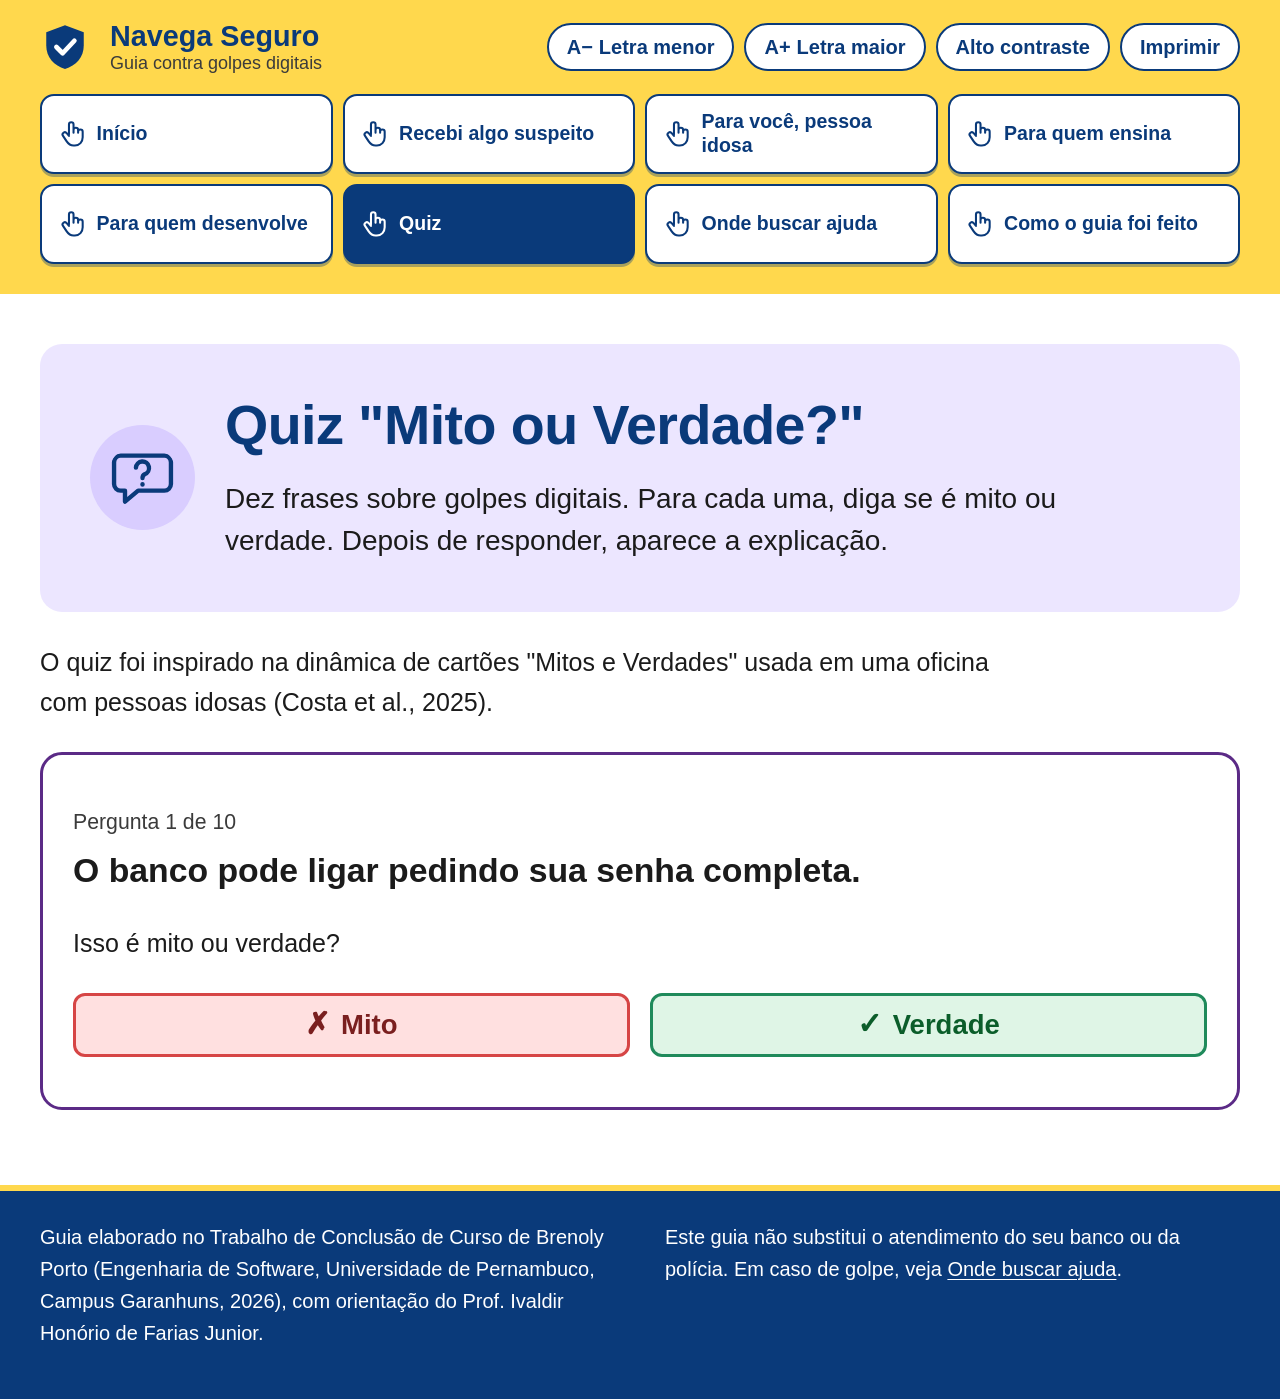
<file: quiz.html>
<!doctype html>
<html lang="pt-BR">
<head>
<meta charset="utf-8">
<meta name="viewport" content="width=device-width, initial-scale=1">
<title>Quiz Mito ou Verdade? | Navega Seguro</title>
<meta name="description" content="Teste seus conhecimentos sobre golpes digitais com 10 perguntas.">
<link rel="icon" href="data:image/svg+xml,%3Csvg xmlns='http://www.w3.org/2000/svg' viewBox='0 0 64 64'%3E%3Cpath d='M32 4 8 13v17c0 15 10 26 24 30 14-4 24-15 24-30V13z' fill='%230a3a7a'/%3E%3Cpath d='m21 32 8 8 15-16' stroke='%23fff' stroke-width='6' fill='none' stroke-linecap='round' stroke-linejoin='round'/%3E%3C/svg%3E">
<link rel="stylesheet" href="assets/css/style.css">
<script src="assets/js/main.js"></script>
</head>
<body class="tema-quiz">
<a class="pular" href="#conteudo">Pular para o conteúdo</a>
<header class="topo">
  <div class="contem">
    <div class="topo-linha">
      <a class="marca" href="index.html"><svg class="escudo" viewBox="0 0 64 64" aria-hidden="true" focusable="false"><path d="M32 4 8 13v17c0 15 10 26 24 30 14-4 24-15 24-30V13z"/><path class="visto" d="m21 32 8 8 15-16"/></svg><span class="marca-texto"><strong>Navega Seguro</strong><span>Guia contra golpes digitais</span></span></a>
      <div class="ferramentas" role="group" aria-label="Ajustes de leitura">
        <button type="button" id="letra-menor" aria-label="Diminuir a letra">A−<span class="longo">Letra menor</span></button>
        <button type="button" id="letra-maior" aria-label="Aumentar a letra">A+<span class="longo">Letra maior</span></button>
        <button type="button" id="contraste" aria-pressed="false"><span class="longo">Alto contraste</span><span class="curto">Contraste</span></button>
        <button type="button" id="imprimir">Imprimir</button>
      </div>
    </div>
    <button type="button" class="menu-alternar" id="abrir-menu" aria-expanded="false" aria-controls="menu-principal"><svg class="menu-icone" viewBox="0 0 64 64" aria-hidden="true" focusable="false"><path d="M10 18h44M10 32h44M10 46h44"/></svg><span>Menu</span><span class="menu-dica">Toque aqui para abrir</span></button>
    <nav class="menu" id="menu-principal" aria-label="Menu principal"><ul><li><a class="menu-botao" href="index.html"><svg class="menu-icone" viewBox="0 0 64 64" aria-hidden="true" focusable="false"><path d="M24 34V12a5 5 0 0 1 10 0v18M34 28v-4a5 5 0 0 1 10 0v6M44 28a5 5 0 0 1 10 0v12c0 10-7 18-17 18h-3c-7 0-11-3-15-9l-8-12a5 5 0 0 1 8-6l5 6"/></svg><span>Início</span></a></li><li><a class="menu-botao" href="e-agora.html"><svg class="menu-icone" viewBox="0 0 64 64" aria-hidden="true" focusable="false"><path d="M24 34V12a5 5 0 0 1 10 0v18M34 28v-4a5 5 0 0 1 10 0v6M44 28a5 5 0 0 1 10 0v12c0 10-7 18-17 18h-3c-7 0-11-3-15-9l-8-12a5 5 0 0 1 8-6l5 6"/></svg><span>Recebi algo suspeito</span></a></li><li><a class="menu-botao" href="pessoa-idosa.html"><svg class="menu-icone" viewBox="0 0 64 64" aria-hidden="true" focusable="false"><path d="M24 34V12a5 5 0 0 1 10 0v18M34 28v-4a5 5 0 0 1 10 0v6M44 28a5 5 0 0 1 10 0v12c0 10-7 18-17 18h-3c-7 0-11-3-15-9l-8-12a5 5 0 0 1 8-6l5 6"/></svg><span>Para você, pessoa idosa</span></a></li><li><a class="menu-botao" href="quem-ensina.html"><svg class="menu-icone" viewBox="0 0 64 64" aria-hidden="true" focusable="false"><path d="M24 34V12a5 5 0 0 1 10 0v18M34 28v-4a5 5 0 0 1 10 0v6M44 28a5 5 0 0 1 10 0v12c0 10-7 18-17 18h-3c-7 0-11-3-15-9l-8-12a5 5 0 0 1 8-6l5 6"/></svg><span>Para quem ensina</span></a></li><li><a class="menu-botao" href="desenvolvedores.html"><svg class="menu-icone" viewBox="0 0 64 64" aria-hidden="true" focusable="false"><path d="M24 34V12a5 5 0 0 1 10 0v18M34 28v-4a5 5 0 0 1 10 0v6M44 28a5 5 0 0 1 10 0v12c0 10-7 18-17 18h-3c-7 0-11-3-15-9l-8-12a5 5 0 0 1 8-6l5 6"/></svg><span>Para quem desenvolve</span></a></li><li><a class="menu-botao" href="quiz.html" aria-current="page"><svg class="menu-icone" viewBox="0 0 64 64" aria-hidden="true" focusable="false"><path d="M24 34V12a5 5 0 0 1 10 0v18M34 28v-4a5 5 0 0 1 10 0v6M44 28a5 5 0 0 1 10 0v12c0 10-7 18-17 18h-3c-7 0-11-3-15-9l-8-12a5 5 0 0 1 8-6l5 6"/></svg><span>Quiz</span></a></li><li><a class="menu-botao" href="ajuda.html"><svg class="menu-icone" viewBox="0 0 64 64" aria-hidden="true" focusable="false"><path d="M24 34V12a5 5 0 0 1 10 0v18M34 28v-4a5 5 0 0 1 10 0v6M44 28a5 5 0 0 1 10 0v12c0 10-7 18-17 18h-3c-7 0-11-3-15-9l-8-12a5 5 0 0 1 8-6l5 6"/></svg><span>Onde buscar ajuda</span></a></li><li><a class="menu-botao" href="como-foi-feito.html"><svg class="menu-icone" viewBox="0 0 64 64" aria-hidden="true" focusable="false"><path d="M24 34V12a5 5 0 0 1 10 0v18M34 28v-4a5 5 0 0 1 10 0v6M44 28a5 5 0 0 1 10 0v12c0 10-7 18-17 18h-3c-7 0-11-3-15-9l-8-12a5 5 0 0 1 8-6l5 6"/></svg><span>Como o guia foi feito</span></a></li></ul></nav>
  </div>
  <p class="sr" id="aviso-ferramentas" aria-live="polite"></p>
</header>
<main id="conteudo" class="contem">

<section class="heroi"><svg class="heroi-icone" viewBox="0 0 64 64" aria-hidden="true" focusable="false"><path d="M12 12h40a6 6 0 0 1 6 6v20a6 6 0 0 1-6 6H28l-12 10V44h-4a6 6 0 0 1-6-6V18a6 6 0 0 1 6-6z"/><path d="M26 23a6 6 0 1 1 8 6c-1.5.8-2 2-2 3.5"/><path d="M32 38v.5"/></svg><div class="heroi-texto"><h1>Quiz "Mito ou Verdade?"</h1><p class="lead">Dez frases sobre golpes digitais. Para cada uma, diga se é mito ou verdade. Depois de responder, aparece a explicação.</p></div></section>
<p>O quiz foi inspirado na dinâmica de cartões "Mitos e Verdades" usada em uma oficina com pessoas idosas (Costa et al., 2025).</p>
<section class="quiz" id="quiz" aria-label="Quiz">
<noscript><p>Para fazer o quiz, é preciso ativar o JavaScript no navegador.</p></noscript>
</section>

</main>
<footer class="rodape">
  <div class="contem">
    <p>Guia elaborado no Trabalho de Conclusão de Curso de Brenoly Porto (Engenharia de Software, Universidade de Pernambuco, Campus Garanhuns, 2026), com orientação do Prof. Ivaldir Honório de Farias Junior.</p>
    <p>Este guia não substitui o atendimento do seu banco ou da polícia. Em caso de golpe, veja <a href="ajuda.html">Onde buscar ajuda</a>.</p>
  </div>
</footer>
<script>window.QUIZ = [{"afirmacao": "O banco pode ligar pedindo sua senha completa.", "resposta": "Mito", "explicacao": "O banco não pede sua senha por telefone. Desligue e ligue você para o número oficial.", "fonte": "Costa et al. (2025)"}, {"afirmacao": "Mensagens com prêmios fáceis costumam ser golpes.", "resposta": "Verdade", "explicacao": "Promessas de prêmio são uma isca comum.", "fonte": "Costa et al. (2025)"}, {"afirmacao": "Uma mensagem que pede para você agir com urgência pode ser golpe.", "resposta": "Verdade", "explicacao": "Criar pressa é um dos sinais mais comuns de phishing.", "fonte": "Silva, Barboza e Andrade (2025)"}, {"afirmacao": "Se o endereço do remetente é parecido com o do banco, a mensagem é confiável.", "resposta": "Mito", "explicacao": "Golpistas usam endereços parecidos, mas não iguais, aos das empresas.", "fonte": "Silva, Barboza e Andrade (2025)"}, {"afirmacao": "Uma mensagem que começa com \"Prezado cliente\", sem o seu nome, merece atenção.", "resposta": "Verdade", "explicacao": "Saudações genéricas são comuns em mensagens falsas.", "fonte": "Silva, Barboza e Andrade (2025)"}, {"afirmacao": "Erros de português numa mensagem podem indicar golpe.", "resposta": "Verdade", "explicacao": "Erros de gramática e de ortografia são comuns em tentativas de phishing.", "fonte": "Silva, Barboza e Andrade (2025)"}, {"afirmacao": "Se o \"suporte técnico\" pedir para instalar um aplicativo no seu celular, é seguro aceitar.", "resposta": "Mito", "explicacao": "No golpe da \"mão fantasma\", esse aplicativo dá ao criminoso o controle do aparelho.", "fonte": "Maragno e Yamazato (2026)"}, {"afirmacao": "Ativar a verificação em duas etapas deixa suas contas mais protegidas.", "resposta": "Verdade", "explicacao": "É uma camada extra de segurança, além da senha.", "fonte": "Carvalho et al. (2025)"}, {"afirmacao": "Depois de saber que seus dados vazaram, é bom trocar as senhas e acompanhar suas contas.", "resposta": "Verdade", "explicacao": "Agir rápido diminui os danos de um vazamento.", "fonte": "Oliveira e Silva (2025)"}, {"afirmacao": "Antes de fazer uma transferência pedida por mensagem, vale confirmar direto com o banco ou com um familiar de confiança.", "resposta": "Verdade", "explicacao": "Confirmar por outro caminho quebra o golpe.", "fonte": "Costa et al. (2025)"}];</script>
<script src="assets/js/quiz.js"></script>
</body>
</html>
</file>
<file: assets/css/style.css>
/* Navega Seguro — estilos
   1rem = 25px no tamanho padrão (acima de 18 pt). Contraste mínimo de 7:1 (AAA).
   Escala tipográfica e espaçamentos definidos em rem, para crescer junto com o ajuste de letra. */

:root {
  --escala: 100%;

  --bg: #ffffff;
  --texto: #1b1b1b;
  --suave: #3b3b3b;
  --primaria: #0a3a7a;
  --primaria-texto: #ffffff;
  --cartao: #f3f6fb;
  --linha: #c9d3e3;
  --borda: #4a5568;
  --destaque: #e6eefa;
  --mito: #8a1c1c;
  --verdade: #11552a;
  --foco: #b35900;
  --aviso-bg: #fff4d6;
  --aviso-borda: #8a5a00;

  --e1: 0.4rem;
  --e2: 0.8rem;
  --e3: 1.2rem;
  --e4: 2rem;
  --e5: 3rem;

  --raio: 12px;
  --coluna: 38rem;
}

:root[data-tema="contraste"] {
  --bg: #000000;
  --texto: #ffffff;
  --suave: #ffffff;
  --primaria: #ffe14d;
  --primaria-texto: #000000;
  --cartao: #000000;
  --linha: #ffffff;
  --borda: #ffffff;
  --destaque: #1a1a1a;
  --mito: #ffb3b3;
  --verdade: #a6f0b8;
  --foco: #4dd2ff;
  --aviso-bg: #000000;
  --aviso-borda: #ffe14d;
}

*, *::before, *::after { box-sizing: border-box; }

html { font-size: calc(var(--escala) * 1.5625); }

body {
  margin: 0;
  background: var(--bg);
  color: var(--texto);
  font-family: "Segoe UI", Roboto, "Helvetica Neue", Arial, sans-serif;
  font-size: 1rem;
  line-height: 1.6;
  overflow-wrap: anywhere;
}

/* Fluxo vertical: cada bloco define só o espaço acima dele */
h1, h2, h3, p, ul, ol, figure, details { margin: 0; }
main > * + *, .ajuda > * + *, .fluxo > * + * { margin-top: var(--e3); }
main > h2 { margin-top: var(--e5); }

a { color: var(--primaria); text-underline-offset: 0.15em; text-decoration-thickness: 0.06em; }
a:hover { text-decoration-thickness: 0.12em; }
:focus-visible { outline: 4px solid var(--foco); outline-offset: 3px; border-radius: 4px; }

.pular {
  position: absolute; left: -9999px; top: 0; z-index: 10;
  background: var(--primaria); color: var(--primaria-texto);
  padding: var(--e2) var(--e3);
}
.pular:focus { left: var(--e2); top: var(--e2); }

.sr { position: absolute; width: 1px; height: 1px; overflow: hidden; clip: rect(0 0 0 0); white-space: nowrap; }

.contem { max-width: calc(48rem + 32px); margin: 0 auto; padding: 0 16px; }
.caminhos, .fichas, .quiz, .aviso, .atalhos { max-width: var(--coluna); }

h1 { font-size: clamp(1.7rem, 1.2rem + 2vw, 2.3rem); line-height: 1.15; letter-spacing: -0.01em; }
h2 { font-size: 1.35rem; line-height: 1.25; }
h3 { font-size: 1.1rem; line-height: 1.3; }
p, li { max-width: var(--coluna); }
ul, ol { padding-left: 1.3em; }
li + li { margin-top: var(--e1); }
.lead { font-size: 1.12rem; line-height: 1.5; color: var(--suave); }

/* ---------- Cabeçalho ---------- */
.topo { border-bottom: 3px solid var(--primaria); }
.topo-linha {
  display: flex; flex-wrap: wrap; align-items: center; justify-content: space-between;
  gap: var(--e2) var(--e3); padding: var(--e2) 0;
}
.marca { display: flex; align-items: center; gap: var(--e2); text-decoration: none; color: var(--texto); }
.escudo { width: 2rem; height: 2rem; flex: none; }
.escudo path { fill: var(--primaria); }
.escudo .visto { fill: none; stroke: var(--primaria-texto); stroke-width: 6; stroke-linecap: round; stroke-linejoin: round; }
.marca-texto { display: flex; flex-direction: column; line-height: 1.15; }
.marca-texto strong { font-size: 1.15rem; color: var(--primaria); }
.marca-texto span { font-size: 0.72rem; color: var(--suave); }

.ferramentas { display: flex; flex-wrap: wrap; gap: var(--e1); }
.ferramentas button, .botao {
  font: inherit; font-size: 0.8rem; font-weight: 600; line-height: 1.2;
  min-height: 48px; padding: 0.45em 0.9em;
  display: inline-flex; align-items: center; justify-content: center; gap: 0.3em;
  border: 2px solid var(--primaria); border-radius: 10px;
  background: var(--bg); color: var(--primaria);
  text-decoration: none; cursor: pointer;
}
.ferramentas button:hover, .botao:hover { background: var(--destaque); }
.ferramentas button[aria-pressed="true"],
.botao.cheio { background: var(--primaria); color: var(--primaria-texto); }
.ferramentas button:disabled { opacity: 0.45; cursor: default; }
.curto { display: none; }

.menu ul {
  list-style: none; margin: 0; padding: 0 0 var(--e2);
  display: flex; flex-wrap: wrap; gap: var(--e1) var(--e3);
}
.menu li + li { margin-top: 0; }
.menu a {
  display: inline-block; padding: 0.25em 0; font-size: 0.8rem; font-weight: 600;
  text-decoration: none; border-bottom: 3px solid transparent;
}
.menu a:hover { border-bottom-color: var(--linha); }
.menu a[aria-current="page"] { border-bottom-color: var(--primaria); color: var(--texto); }

/* ---------- Conteúdo ---------- */
main.contem { padding-top: var(--e4); padding-bottom: var(--e5); }

.caminhos { display: grid; grid-template-columns: repeat(auto-fit, minmax(min(15rem, 100%), 1fr)); gap: var(--e3); }
.caminho {
  display: flex; flex-direction: column; gap: var(--e1);
  padding: var(--e3); border: 3px solid var(--primaria); border-radius: var(--raio);
  background: var(--cartao); color: var(--texto); text-decoration: none;
}
.caminho strong { font-size: 1.2rem; line-height: 1.25; color: var(--primaria); }
.caminho:hover { background: var(--destaque); }

.atalhos { display: flex; flex-wrap: wrap; gap: var(--e2); }

.aviso {
  border-left: 8px solid var(--aviso-borda); background: var(--aviso-bg);
  border-radius: 0 var(--raio) var(--raio) 0; padding: var(--e3);
}
.aviso > * + * { margin-top: var(--e2); }

.legenda { list-style: none; padding: 0; }
.legenda li { display: flex; align-items: baseline; gap: var(--e2); }
.legenda .pontos { min-width: 3.2em; }

/* ---------- Fichas ---------- */
.fichas { display: grid; gap: var(--e4); }
.ficha {
  border: 2px solid var(--borda); border-radius: var(--raio);
  background: var(--cartao); padding: var(--e3) var(--e3) var(--e2);
  break-inside: avoid;
}
.ficha-topo { display: flex; flex-direction: column; align-items: flex-start; gap: var(--e1); }
.ficha .num {
  font-size: 0.72rem; font-weight: 700; letter-spacing: 0.02em;
  background: var(--primaria); color: var(--primaria-texto);
  border-radius: 999px; padding: 0.15em 0.75em;
}
.ficha-corpo { margin-top: var(--e3); }
.ficha-corpo > * + * { margin-top: var(--e2); }
.ficha-corpo .campo-rotulo + ul,
.ficha-corpo .campo-rotulo + ol { margin-top: var(--e1); }
.campo-rotulo { font-weight: 700; }
.ficha-base {
  margin-top: var(--e3); padding-top: var(--e2);
  border-top: 1px solid var(--linha); font-size: 0.85rem;
}
.ficha-base > * + * { margin-top: var(--e1); }
.respaldo { display: flex; flex-wrap: wrap; align-items: center; gap: var(--e1) var(--e2); }
.pontos { color: var(--primaria); letter-spacing: 0.12em; }
.selo { border: 2px solid var(--primaria); border-radius: 999px; padding: 0 0.6em; font-weight: 600; color: var(--primaria); }

details summary {
  display: inline-flex; align-items: center; min-height: 44px;
  font-weight: 700; color: var(--primaria); cursor: pointer;
}
details[open] summary { margin-bottom: var(--e1); }
details ul { margin-top: 0; }
.codigos { color: var(--suave); }

/* ---------- Quiz ---------- */
.quiz {
  border: 3px solid var(--primaria); border-radius: var(--raio);
  background: var(--cartao); padding: var(--e4) var(--e3);
}
.quiz > * + * { margin-top: var(--e3); }
.quiz-progresso { font-size: 0.85rem; color: var(--suave); }
.quiz .quiz-afirmacao { margin-top: var(--e1); font-size: 1.35rem; line-height: 1.3; }
.quiz-opcoes { display: flex; flex-wrap: wrap; gap: var(--e2); }
.quiz-opcoes button {
  flex: 1 1 10rem; min-height: 64px;
  font: inherit; font-size: 1.1rem; font-weight: 700;
  border: 3px solid currentColor; border-radius: 12px; background: var(--bg); cursor: pointer;
}
.quiz-opcoes .b-mito { color: var(--mito); }
.quiz-opcoes .b-verdade { color: var(--verdade); }
.quiz-opcoes button:disabled { cursor: default; }
.quiz-opcoes button:disabled:not(.escolhida) { opacity: 0.5; }
.quiz-opcoes button.escolhida { outline: 4px solid var(--texto); outline-offset: 3px; }
.quiz .quiz-retorno:empty { margin: 0; }
.quiz-retorno > * + * { margin-top: var(--e2); }
.quiz-retorno .veredito { font-size: 1.15rem; font-weight: 800; }
.quiz-retorno .botao { margin-top: var(--e3); }
.quiz-fonte { font-size: 0.85rem; color: var(--suave); }
.quiz-fim { display: flex; flex-wrap: wrap; gap: var(--e2); }
.certo { color: var(--verdade); }
.errado { color: var(--mito); }

/* ---------- Ajuda ---------- */
.ajuda h2 { margin-top: var(--e5); padding-bottom: var(--e1); border-bottom: 2px solid var(--primaria); }
.ajuda h2 + * { margin-top: var(--e3); }
.ajuda ol > li + li, .ajuda ul > li + li { margin-top: var(--e2); }
.fonte-linha { font-size: 0.8em; color: var(--suave); }
.referencias li { font-size: 0.85rem; }

/* ---------- Rodapé ---------- */
.rodape { border-top: 3px solid var(--primaria); padding: var(--e3) 0 var(--e4); font-size: 0.8rem; color: var(--suave); }
.rodape p + p { margin-top: var(--e1); }

/* ---------- Telas pequenas ---------- */
@media (max-width: 640px) {
  .longo { display: none; }
  .curto { display: inline; }
  .topo-linha { gap: var(--e2); }
  .ferramentas { width: 100%; flex-wrap: nowrap; }
  .ferramentas button { flex: 1 1 auto; font-size: 0.72rem; padding: 0.35em 0.5em; }
  #letra-menor, #letra-maior { flex: 0 0 3em; }
  .menu ul { display: grid; grid-template-columns: 1fr 1fr; gap: 0 var(--e2); }
  .menu a { padding: 0.35em 0; font-size: 0.76rem; line-height: 1.3; }
  main.contem { padding-top: var(--e3); }
  main > h2, .ajuda h2 { margin-top: var(--e4); }
  .lead { font-size: 1.05rem; }
  .ficha { padding: var(--e2) var(--e2) var(--e1); }
  .quiz { padding: var(--e3) var(--e2); }
  .quiz .quiz-afirmacao { font-size: 1.2rem; }
}

@media (prefers-reduced-motion: reduce) {
  * { scroll-behavior: auto !important; transition: none !important; }
}

/* ---------- Impressão ---------- */
@media print {
  :root {
    --bg: #fff; --texto: #000; --suave: #222; --primaria: #000; --primaria-texto: #fff;
    --cartao: #fff; --borda: #000; --linha: #999;
  }
  html { font-size: 12pt; }
  .contem, .caminhos, .fichas, .quiz, .aviso, p, li { max-width: none; }
  .topo .ferramentas, .menu, .pular, .atalhos, .caminhos, .nao-imprimir { display: none !important; }
  .topo { border-bottom: 1px solid #000; }
  .escudo path { fill: #000; }
  main.contem { padding: 0.5cm 0; }
  .fichas { gap: 0.5cm; }
  .ficha { border: 1px solid #000; }
  .ficha .num, .selo { background: none; color: #000; border: 1px solid #000; }
  .pontos { color: #000; }
  a { color: #000; text-decoration: none; }
  a[href^="http"]::after { content: " (" attr(href) ")"; font-size: 0.85em; }
  summary { display: none; }
  .rodape { border-top: 1px solid #000; }
}

/* ======================================================================
   Tema lúdico: cabeçalho amarelo-sol, uma cor por público e
   o trio "Pare, Confira, Siga" em cores de semáforo.
   Texto sempre escuro sobre tons claros (contraste mínimo de 7:1).
   ====================================================================== */
:root {
  --sol: #ffd84d; --sol-claro: #fff4c7; --sol-borda: #b07d00;
  --menta: #d9f4e6; --menta-forte: #bfe9d2; --menta-borda: #1f8a5b;
  --ceu: #dcecff; --ceu-forte: #bcd9ff; --ceu-borda: #2c6fbf;
  --lilas: #ece6ff; --lilas-forte: #d9cdff; --lilas-borda: #5b2a86;
  --pessego: #ffe3d6; --pessego-forte: #ffc9b0;
  --coral: #ff9b73; --coral-borda: #a8371a;
  --verm: #d64545; --verm-claro: #ffe0e0; --verm-texto: #7a1f1f;
  --verde: #1f8a5b; --verde-claro: #dff5e6; --verde-texto: #0b5d2a;
  --raio: 22px;
  --tom: var(--sol-claro); --tom-forte: var(--sol); --tom-borda: var(--sol-borda);
}
.tema-b { --tom: var(--menta); --tom-forte: var(--menta-forte); --tom-borda: var(--menta-borda); }
.tema-c { --tom: var(--ceu); --tom-forte: var(--ceu-forte); --tom-borda: var(--ceu-borda); }
.tema-quiz, .tema-sobre { --tom: var(--lilas); --tom-forte: var(--lilas-forte); --tom-borda: var(--lilas-borda); }
.tema-ajuda { --tom: var(--pessego); --tom-forte: var(--pessego-forte); --tom-borda: var(--coral-borda); }

/* Cabeçalho */
.topo { background: var(--sol); border-bottom: 0; }
.topo .ferramentas button { background: #fff; }
.topo .ferramentas button:hover { background: var(--sol-claro); }
.topo .ferramentas button[aria-pressed="true"] { background: var(--primaria); }

/* Abertura de cada página */
main > .heroi { max-width: none; }
.heroi {
  display: grid; grid-template-columns: auto 1fr; align-items: center; gap: var(--e2) var(--e3);
  background: var(--tom); border-radius: var(--raio); padding: var(--e4);
}
.heroi h1 { font-weight: 800; color: var(--primaria); }
.heroi .lead { margin-top: var(--e2); color: var(--texto); max-width: 34rem; }
.heroi-icone {
  width: 4.2rem; height: 4.2rem; padding: 0.7rem; border-radius: 50%;
  background: var(--tom-forte); fill: none; stroke: var(--primaria);
  stroke-width: 4; stroke-linecap: round; stroke-linejoin: round;
}
.tema-inicio .heroi { grid-template-columns: 1.4fr 1fr; }
.tema-inicio .heroi h1 { font-size: clamp(2.1rem, 1.4rem + 2.6vw, 3.1rem); }
.heroi-ilustra { width: 100%; max-width: 14rem; justify-self: center; }
.i-sol { fill: var(--sol); } .i-cel { fill: var(--primaria); } .i-tela { fill: #fff; }
.i-balao { fill: var(--coral); } .i-escudo { fill: var(--verde); }
.i-interroga, .i-visto { fill: none; stroke-linecap: round; stroke-linejoin: round; }
.i-interroga { stroke: #1b1b1b; stroke-width: 4; } .i-visto { stroke: #fff; stroke-width: 7; }

/* Pare, Confira, Siga */
.passos {
  grid-column: 1 / -1; list-style: none; padding: 0; margin-top: var(--e2);
  display: grid; grid-template-columns: repeat(3, 1fr); gap: var(--e2); max-width: none;
}
.passos li { margin: 0; max-width: none; padding: var(--e2) var(--e3); border-radius: 16px; background: #fff; border-left: 10px solid; }
.passos strong { display: block; font-size: 1.15rem; }
.passos span { display: block; font-size: 0.85rem; color: var(--texto); }
.passos .p1 { border-color: var(--verm); } .passos .p1 strong { color: var(--verm-texto); }
.passos .p2 { border-color: var(--sol-borda); } .passos .p2 strong { color: #3d2a00; }
.passos .p3 { border-color: var(--verde); } .passos .p3 strong { color: var(--verde-texto); }

/* Caminhos da página inicial */
.caminhos { max-width: none; }
.caminho { position: relative; padding-left: 4.8rem; border-radius: var(--raio); }
.caminho::before {
  content: ""; position: absolute; left: 1.1rem; top: 1.15rem; width: 2.7rem; height: 2.7rem; border-radius: 50%;
  background: var(--icone) center / 58% no-repeat, var(--fundo-icone);
}
.caminho:nth-child(1) { background: var(--sol-claro); border-color: var(--sol-borda); --fundo-icone: var(--sol);
  --icone: url("data:image/svg+xml,%3Csvg xmlns='http://www.w3.org/2000/svg' viewBox='0 0 24 24' fill='none' stroke='%230a3a7a' stroke-width='2.4' stroke-linecap='round'%3E%3Ccircle cx='12' cy='8' r='4'/%3E%3Cpath d='M4 21c1-4.5 4.5-6.5 8-6.5s7 2 8 6.5'/%3E%3C/svg%3E"); }
.caminho:nth-child(2) { background: var(--menta); border-color: var(--menta-borda); --fundo-icone: var(--menta-forte);
  --icone: url("data:image/svg+xml,%3Csvg xmlns='http://www.w3.org/2000/svg' viewBox='0 0 24 24' fill='none' stroke='%230a3a7a' stroke-width='2.4' stroke-linecap='round' stroke-linejoin='round'%3E%3Cpath d='M3 7l9-4 9 4-9 4z'/%3E%3Cpath d='M7 9v5c0 2 2.5 3.5 5 3.5s5-1.5 5-3.5V9'/%3E%3C/svg%3E"); }
.caminho:hover { filter: brightness(0.97); }

/* Botões */
.botao, .ferramentas button { border-radius: 999px; }
.botao.cheio { background: var(--coral); color: #1b1b1b; border-color: var(--coral-borda); }
.botao.cheio:hover { background: #ff8a5c; }

/* Avisos e fichas */
.aviso { background: var(--lilas); border-left-color: var(--lilas-borda); }
.ficha { background: #fff; border: 3px solid var(--tom-borda); overflow: hidden; padding-top: 0; }
.ficha-topo { margin: 0 calc(-1 * var(--e3)); padding: var(--e2) var(--e3); background: var(--tom); }
.ficha .num { background: var(--primaria); color: #fff; }
.pontos { color: var(--coral-borda); }

/* Quiz */
.quiz { background: #fff; border-color: var(--lilas-borda); }
.quiz-opcoes .b-mito { background: var(--verm-claro); color: var(--verm-texto); border-color: var(--verm); }
.quiz-opcoes .b-verdade { background: var(--verde-claro); color: var(--verde-texto); border-color: var(--verde); }
.quiz-opcoes button::before { font-size: 1.1em; margin-right: 0.35em; }
.quiz-opcoes .b-mito::before { content: "✗"; }
.quiz-opcoes .b-verdade::before { content: "✓"; }
.veredito.certo { color: var(--verde-texto); } .veredito.errado { color: var(--verm-texto); }

/* Ajuda */
.ajuda h2 { border-bottom: 4px solid var(--coral); }

/* Rodapé */
.rodape { background: var(--primaria); color: #fff; border-top: 6px solid var(--sol); }
.rodape a { color: #fff; }

@media (max-width: 640px) {
  .heroi, .tema-inicio .heroi { grid-template-columns: 1fr; padding: var(--e3); }
  .heroi-icone { width: 3.4rem; height: 3.4rem; }
  .heroi-ilustra { max-width: 8.5rem; grid-row: 1; justify-self: start; }
  .passos { grid-template-columns: 1fr; }
  .caminho { padding-left: 4.2rem; }
}

/* Alto contraste: cores de destaque viram preto/amarelo */
:root[data-tema="contraste"] body {
  --tom: #000; --tom-forte: #000; --tom-borda: #fff; --sol: #000; --sol-claro: #000; --menta: #000; --menta-forte: #000;
  --lilas: #000; --lilas-borda: #ffe14d; --coral: #ffe14d; --coral-borda: #ffe14d; --verm-claro: #000; --verde-claro: #000;
  --verm-texto: #ffb3b3; --verde-texto: #a6f0b8; --sol-borda: #fff; --menta-borda: #fff;
}
:root[data-tema="contraste"] .topo { border-bottom: 3px solid #ffe14d; }
:root[data-tema="contraste"] .topo .ferramentas button { background: #000; }
:root[data-tema="contraste"] .topo .ferramentas button[aria-pressed="true"] { background: #ffe14d; color: #000; }
:root[data-tema="contraste"] .ficha, :root[data-tema="contraste"] .quiz, :root[data-tema="contraste"] .passos li { background: #000; }
:root[data-tema="contraste"] .passos strong, :root[data-tema="contraste"] .passos span { color: #fff; }
:root[data-tema="contraste"] .rodape { background: #000; }
:root[data-tema="contraste"] .i-tela { fill: #000; } :root[data-tema="contraste"] .i-cel { fill: #ffe14d; }
:root[data-tema="contraste"] .caminho::before { background: var(--icone) center / 58% no-repeat, #ffe14d; }

@media print {
  .topo, .heroi, .ficha-topo, .rodape { background: none !important; color: #000 !important; }
  .heroi-ilustra, .heroi-icone, .passos { display: none; }
  .rodape a { color: #000; }
}

/* ======================================================================
   Ilustrações, ícones das fichas e fluxograma "Recebi algo suspeito"
   ====================================================================== */
.tema-fluxo { --tom: var(--pessego); --tom-forte: var(--pessego-forte); --tom-borda: var(--coral-borda); }

/* Paleta das ilustrações */
.c-fundo { fill: var(--tom); } .c-navy { fill: var(--primaria); } .c-branco { fill: #fff; } .c-cinza { fill: #c9d3e3; }
.c-sol { fill: var(--sol); } .c-ceu { fill: var(--ceu-forte); } .c-menta { fill: var(--menta-forte); } .c-pessego { fill: #f6c8a8; }
.c-coral { fill: var(--coral); } .c-verde { fill: var(--verde); } .c-verm { fill: var(--verm); }
.c-verm-claro { fill: var(--verm-claro); } .c-verde-claro { fill: var(--verde-claro); }
[class*=" s-"], [class^="s-"] { fill: none; stroke-linecap: round; stroke-linejoin: round; }
.s-navy { stroke: var(--primaria); stroke-width: 4; } .s-navy-fino { stroke: var(--primaria); stroke-width: 3; }
.s-navy-grosso { stroke: var(--primaria); stroke-width: 8; }
.s-escuro { stroke: #1b1b1b; stroke-width: 5; } .s-escuro-fino { stroke: #1b1b1b; stroke-width: 3; }
.s-branco { stroke: #fff; stroke-width: 5; } .s-branco-fino { stroke: #fff; stroke-width: 3.5; }
.s-verde { stroke: var(--verde); stroke-width: 6; } .s-verde-fino { stroke: var(--verde); stroke-width: 4.5; }
.s-verm { stroke: var(--verm); stroke-width: 6; } .s-cinza { stroke: #c9d3e3; stroke-width: 4; }
.c-sol.s-escuro-fino, .c-branco.s-navy-fino, .c-ceu.s-navy, .c-branco.s-navy { fill-opacity: 1; }
.c-sol.s-escuro-fino { fill: var(--sol); } .c-branco.s-navy-fino, .c-branco.s-navy { fill: #fff; } .c-ceu.s-navy { fill: var(--ceu-forte); }

/* Topo das fichas com ilustração */
.ficha-topo { flex-direction: row; align-items: center; justify-content: space-between; gap: var(--e2); }
.ficha-titulo { display: flex; flex-direction: column; align-items: flex-start; gap: var(--e1); }
.ficha-ilustra { width: 8.5rem; flex: none; }
.ficha-ilustra .c-fundo { fill: #fff; fill-opacity: .7; }
.ficha-icone {
  width: 3.4rem; height: 3.4rem; flex: none; padding: .55rem; border-radius: 50%; background: #fff;
  fill: none; stroke: var(--primaria); stroke-width: 4; stroke-linecap: round; stroke-linejoin: round;
}

/* Chamada da página inicial */
.chamada-fluxo {
  display: flex; align-items: center; gap: var(--e3); max-width: none; text-decoration: none; color: var(--texto);
  background: var(--pessego); border: 3px solid var(--coral-borda); border-radius: var(--raio); padding: var(--e3);
}
.chamada-fluxo strong { display: block; font-size: 1.25rem; color: var(--primaria); }
.chamada-fluxo:hover { background: var(--pessego-forte); }
.chamada-icone {
  width: 3.6rem; height: 3.6rem; flex: none; padding: .6rem; border-radius: 50%; background: var(--sol);
  fill: none; stroke: #1b1b1b; stroke-width: 4.5; stroke-linecap: round; stroke-linejoin: round;
}

/* Fluxograma */
.fluxo-area { display: grid; grid-template-columns: 15rem 1fr; gap: var(--e4); align-items: start; max-width: none; }
.fluxo-lado { position: sticky; top: var(--e2); }
.fluxo-lado-titulo { font-size: 0.9rem; color: var(--suave); }
.trilha { list-style: none; padding: 0; margin-top: var(--e2); }
.trilha-passo { position: relative; padding: 0 0 var(--e3) 2rem; margin: 0; max-width: none; }
.trilha-passo::before {
  content: ""; position: absolute; left: 0.45rem; top: 0.25rem; width: 0.9rem; height: 0.9rem; border-radius: 50%;
  background: var(--verde); box-shadow: 0 0 0 4px var(--verde-claro);
}
.trilha-passo:not(:last-child)::after {
  content: ""; position: absolute; left: 0.83rem; top: 1.2rem; bottom: 0.1rem; width: 3px; background: var(--linha);
}
.trilha-passo.agora::before { background: var(--coral); box-shadow: 0 0 0 4px var(--pessego); }
.trilha-passo.fim::before { background: var(--primaria); box-shadow: 0 0 0 4px var(--ceu); }
.trilha-pergunta { display: block; font-size: 0.75rem; color: var(--suave); line-height: 1.35; }
.trilha-resposta {
  font: inherit; font-size: 0.8rem; font-weight: 700; color: var(--primaria); background: none; border: 0; padding: 0.2em 0;
  text-align: left; text-decoration: underline; text-underline-offset: 0.15em; cursor: pointer; min-height: 44px;
}
.fluxo-cartao {
  background: #fff; border: 3px solid var(--coral-borda); border-radius: var(--raio); padding: var(--e4) var(--e3);
  animation: entra .25s ease-out;
}
.fluxo-cartao > * + * { margin-top: var(--e3); }
.fluxo-cartao h2 { font-size: 1.35rem; }
.fluxo-sinais li { font-weight: 600; }
.fluxo-opcoes { display: grid; gap: var(--e2); }
.fluxo-opcoes.com-icone { grid-template-columns: repeat(auto-fit, minmax(min(13rem, 100%), 1fr)); }
.fluxo-opcao {
  display: flex; align-items: center; gap: var(--e2); width: 100%; min-height: 64px; text-align: left;
  font: inherit; font-size: 1rem; font-weight: 700; color: var(--primaria);
  background: var(--sol-claro); border: 3px solid var(--sol-borda); border-radius: 16px; padding: var(--e2) var(--e3); cursor: pointer;
}
.fluxo-opcao:hover { background: var(--sol); }
.opcao-icone { width: 2.6rem; height: 2.6rem; flex: none; fill: none; stroke: var(--primaria); stroke-width: 4; stroke-linecap: round; stroke-linejoin: round; }
.fluxo-cartao.resultado { border-color: var(--verde); }
.fluxo-res-topo { display: flex; align-items: center; gap: var(--e3); }
.fluxo-ilustra { width: 9rem; flex: none; }
.fluxo-res-topo h2 { color: var(--verde-texto); }
.fluxo-passos { counter-reset: passo; list-style: none; padding: 0; }
.fluxo-passos li { counter-increment: passo; position: relative; padding-left: 2.8rem; }
.fluxo-passos li + li { margin-top: var(--e2); }
.fluxo-passos li::before {
  content: counter(passo); position: absolute; left: 0; top: 0; width: 2rem; height: 2rem; border-radius: 50%;
  background: var(--verde); color: #fff; font-weight: 800; font-size: 0.85rem; display: grid; place-items: center;
}
.fluxo-base { font-size: 0.85rem; }
.fluxo-acolhe { background: var(--lilas); border-radius: 12px; padding: var(--e2) var(--e3); }
.fluxo-acoes { display: flex; flex-wrap: wrap; gap: var(--e2); }
.fluxo-voltar { margin-top: var(--e3); }
.fluxo-nota { font-size: 0.85rem; color: var(--suave); }
@keyframes entra { from { opacity: 0; transform: translateY(8px); } to { opacity: 1; transform: none; } }

/* Pequena animação de boas-vindas na ilustração da página inicial */
.heroi-ilustra .i-escudo, .heroi-ilustra .i-visto { transform-origin: 125px 140px; animation: escudo 0.6s ease-out 0.3s both; }
@keyframes escudo { from { transform: scale(0.4); opacity: 0; } to { transform: none; opacity: 1; } }
.quiz-retorno .veredito { animation: entra .25s ease-out; }

@media (max-width: 640px) {
  .ficha-ilustra { width: 5.5rem; }
  .ficha-icone { width: 2.8rem; height: 2.8rem; }
  .chamada-fluxo { flex-direction: column; align-items: flex-start; gap: var(--e2); }
  .fluxo-area { grid-template-columns: 1fr; gap: var(--e3); }
  .fluxo-lado { position: static; order: 2; }
  .fluxo-cartao { padding: var(--e3) var(--e2); }
  .fluxo-res-topo { flex-direction: column; align-items: flex-start; }
  .fluxo-ilustra { width: 7rem; }
}

@media (prefers-reduced-motion: reduce) {
  .fluxo-cartao, .heroi-ilustra .i-escudo, .heroi-ilustra .i-visto, .quiz-retorno .veredito { animation: none; }
}

:root[data-tema="contraste"] .ficha-icone, :root[data-tema="contraste"] .opcao-icone { background: #000; stroke: #ffe14d; }
:root[data-tema="contraste"] .chamada-icone { background: #ffe14d; }
:root[data-tema="contraste"] .chamada-fluxo, :root[data-tema="contraste"] .fluxo-cartao,
:root[data-tema="contraste"] .fluxo-opcao, :root[data-tema="contraste"] .fluxo-acolhe { background: #000; color: #fff; border-color: #ffe14d; }
:root[data-tema="contraste"] .fluxo-opcao { color: #ffe14d; }
:root[data-tema="contraste"] .fluxo-res-topo h2 { color: #a6f0b8; }
:root[data-tema="contraste"] .ficha-ilustra, :root[data-tema="contraste"] .fluxo-ilustra, :root[data-tema="contraste"] .heroi-ilustra { filter: grayscale(1) contrast(1.4); }

@media print {
  .ficha-ilustra, .ficha-icone, .chamada-fluxo, .fluxo-lado { display: none; }
}
h1, h2, h3 { overflow-wrap: break-word; hyphens: auto; }
@media (max-width: 640px) {
  .ficha-topo { flex-direction: column-reverse; align-items: flex-start; }
  .ficha-ilustra { width: 7rem; }
}
:root[data-tema="contraste"] .ficha .num { background: #ffe14d; color: #000; }

/* Rodapé com a mesma largura do cabeçalho: duas colunas */
.rodape .contem { display: grid; grid-template-columns: 1fr 1fr; gap: var(--e2) var(--e4); align-items: start; }
.rodape p { max-width: none; }
.rodape p + p { margin-top: 0; }
@media (max-width: 640px) { .rodape .contem { grid-template-columns: 1fr; } }
@media print { .rodape .contem { display: block; } }

/* Blocos de conteúdo com a mesma largura do cabeçalho e do rodapé */
.caminhos, .fichas, .quiz, .aviso, .atalhos, .chamada-fluxo, .fluxo-area { max-width: none; }
.aviso p, .aviso li, .ficha p, .ficha li, .quiz p, .fluxo-cartao p, .fluxo-cartao li { max-width: none; }
.fichas { grid-template-columns: repeat(auto-fill, minmax(min(22rem, 100%), 1fr)); gap: var(--e3); }
.fichas .ficha-ilustra { width: 6.5rem; }

/* "Clique ou toque aqui": deixa claro onde clicar */
.mao { width: 1.6em; height: 1.6em; flex: none; fill: none; stroke: currentColor; stroke-width: 4.5; stroke-linecap: round; stroke-linejoin: round; }
.botao-dica {
  gap: 0.6em; padding: 0.55em 1.3em 0.55em 1em; min-height: 64px; text-align: left;
  box-shadow: 0 4px 0 var(--borda-sombra, rgba(10, 58, 122, 0.35));
}
.botao-dica:hover { transform: translateY(1px); box-shadow: 0 3px 0 var(--borda-sombra, rgba(10, 58, 122, 0.35)); }
.botao-dica:active { transform: translateY(4px); box-shadow: none; }
.botao-textos { display: flex; flex-direction: column; line-height: 1.2; }
.botao-texto { font-size: 1rem; }
.clique { font-size: 0.72rem; font-weight: 600; text-decoration: underline; text-underline-offset: 0.15em; }
.atalhos { gap: var(--e3); }
.clique-faixa {
  display: inline-flex; align-items: center; gap: 0.5em; align-self: flex-start; margin-top: var(--e2);
  font-size: 0.8rem; font-weight: 700; color: #fff; background: var(--primaria);
  border-radius: 999px; padding: 0.35em 1em 0.35em 0.7em;
}
.chamada-fluxo > span { display: flex; flex-direction: column; }
:root[data-tema="contraste"] .clique-faixa { background: #ffe14d; color: #000; }
:root[data-tema="contraste"] .botao-dica { box-shadow: none; }
@media (prefers-reduced-motion: reduce) { .botao-dica:hover, .botao-dica:active { transform: none; } }
@media print { .clique, .clique-faixa, .mao { display: none; } }
@media (max-width: 640px) {
  .caminho { padding: 4.4rem var(--e3) var(--e3); }
  .caminho::before { top: 1rem; left: var(--e3); }
  .clique-faixa { align-self: stretch; border-radius: 14px; padding: 0.5em 0.8em; line-height: 1.3; }
  .atalhos .botao-dica { width: 100%; }
}
@media (max-width: 640px) { .atalhos .botao-dica { border-radius: 18px; } }

/* Legenda do respaldo: rótulo e descrição na mesma linha, pontos à esquerda */
.legenda li { display: block; position: relative; padding-left: 3.4em; }
.legenda .pontos { position: absolute; left: 0; top: 0; min-width: 0; }
@media (max-width: 640px) {
  .aviso { padding: var(--e2) var(--e2) var(--e2) var(--e3); }
  .legenda li { font-size: 0.9rem; padding-left: 3em; }
}
.legenda .pontos { font-size: 1em; letter-spacing: 0.05em; }
@media (max-width: 640px) { .legenda li { padding-left: 3.2em; } }
/* Menu em botões de tamanho fixo */
.topo-linha { padding-bottom: var(--e2); }
.menu ul { display: grid; grid-template-columns: repeat(4, 1fr); gap: var(--e1); padding: 0 0 var(--e3); }
.menu li { margin: 0; }
.menu a.menu-botao {
  display: flex; align-items: center; gap: 0.5em; height: 100%; min-height: 3.2rem;
  padding: 0.4em 0.8em; border: 2px solid var(--primaria); border-radius: 14px;
  background: #fff; color: var(--primaria); font-size: 0.78rem; font-weight: 700; line-height: 1.2;
  text-decoration: none; box-shadow: 0 3px 0 rgba(10, 58, 122, 0.35);
}
.menu a.menu-botao:hover { background: var(--sol-claro); border-bottom-color: var(--primaria); }
.menu a.menu-botao:active { transform: translateY(3px); box-shadow: none; }
.menu a.menu-botao[aria-current="page"] { background: var(--primaria); color: #fff; border-color: var(--primaria); }
.menu-icone { width: 1.5em; height: 1.5em; flex: none; fill: none; stroke: currentColor; stroke-width: 4.5; stroke-linecap: round; stroke-linejoin: round; }
.ferramentas button { min-width: 0; }
@media (min-width: 641px) {
  .ferramentas { display: grid; grid-template-columns: repeat(4, auto); }
}
@media (max-width: 640px) {
  .menu ul { grid-template-columns: 1fr 1fr; gap: var(--e1); }
  .menu a.menu-botao { font-size: 0.72rem; min-height: 3.4rem; padding: 0.35em 0.6em; }
}
:root[data-tema="contraste"] .menu a.menu-botao { background: #000; color: #ffe14d; border-color: #ffe14d; box-shadow: none; }
:root[data-tema="contraste"] .menu a.menu-botao[aria-current="page"] { background: #ffe14d; color: #000; }
@media print { .menu { display: none; } }
/* Botão "Menu" (só no celular) */
.menu-alternar { display: none; }
@media (max-width: 640px) {
  .menu-alternar {
    display: flex; align-items: center; gap: 0.6em; width: 100%; min-height: 3.4rem; margin-bottom: var(--e2);
    font: inherit; font-size: 0.85rem; font-weight: 800; color: #fff; background: var(--primaria);
    border: 0; border-radius: 14px; padding: 0.4em 0.9em; cursor: pointer; text-align: left;
  }
  .menu-alternar .menu-dica { font-size: 0.68rem; font-weight: 600; margin-left: auto; text-decoration: underline; text-underline-offset: .15em; }
  .js .menu { display: none; }
  .js .menu.aberto { display: block; }
  .menu-alternar[aria-expanded="true"] { background: var(--coral); color: #1b1b1b; }
}
:root[data-tema="contraste"] .menu-alternar { background: #ffe14d; color: #000; }
@media (max-width: 640px) { .menu-alternar > span { white-space: nowrap; } }
@media (max-width: 360px) {
  .menu-alternar .menu-dica { white-space: normal; text-align: right; }
  .ferramentas button { font-size: 0.62rem; white-space: nowrap; overflow-wrap: normal; padding: 0.3em 0.4em; }
}
</file>
